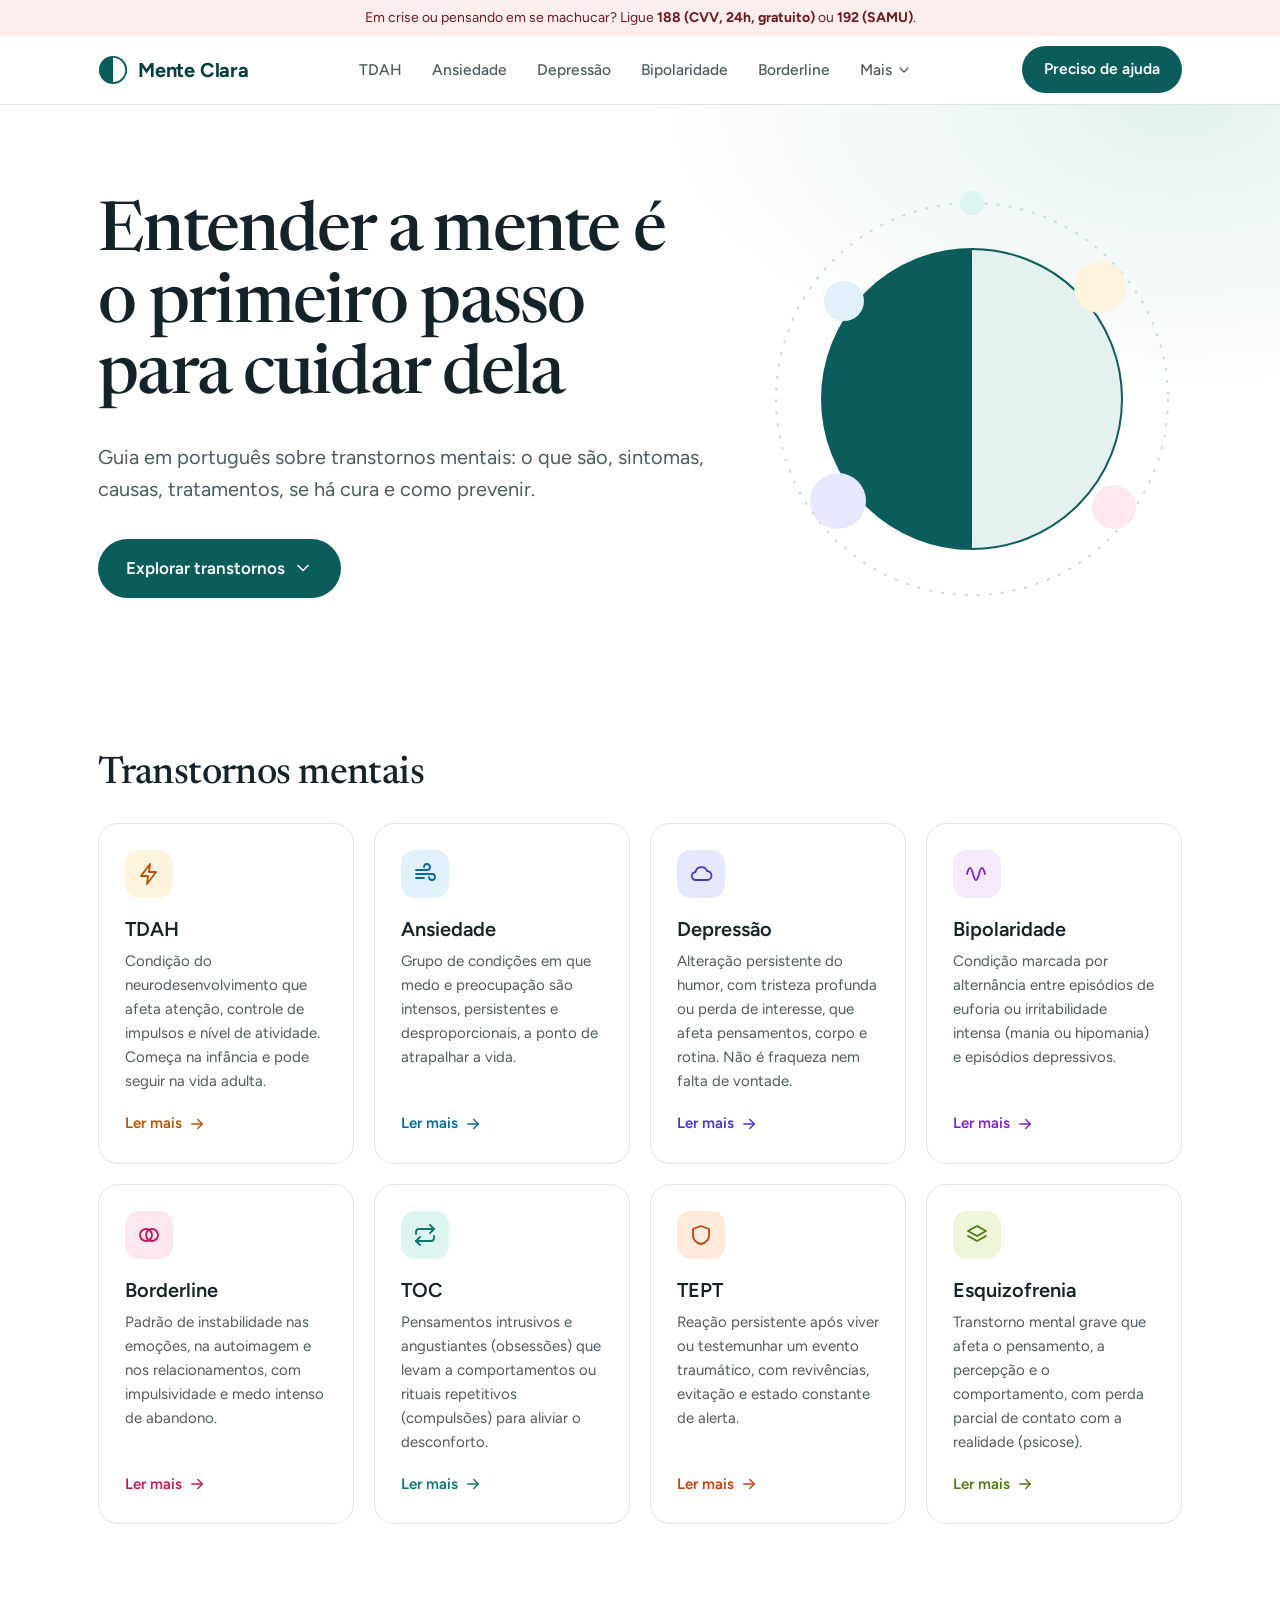
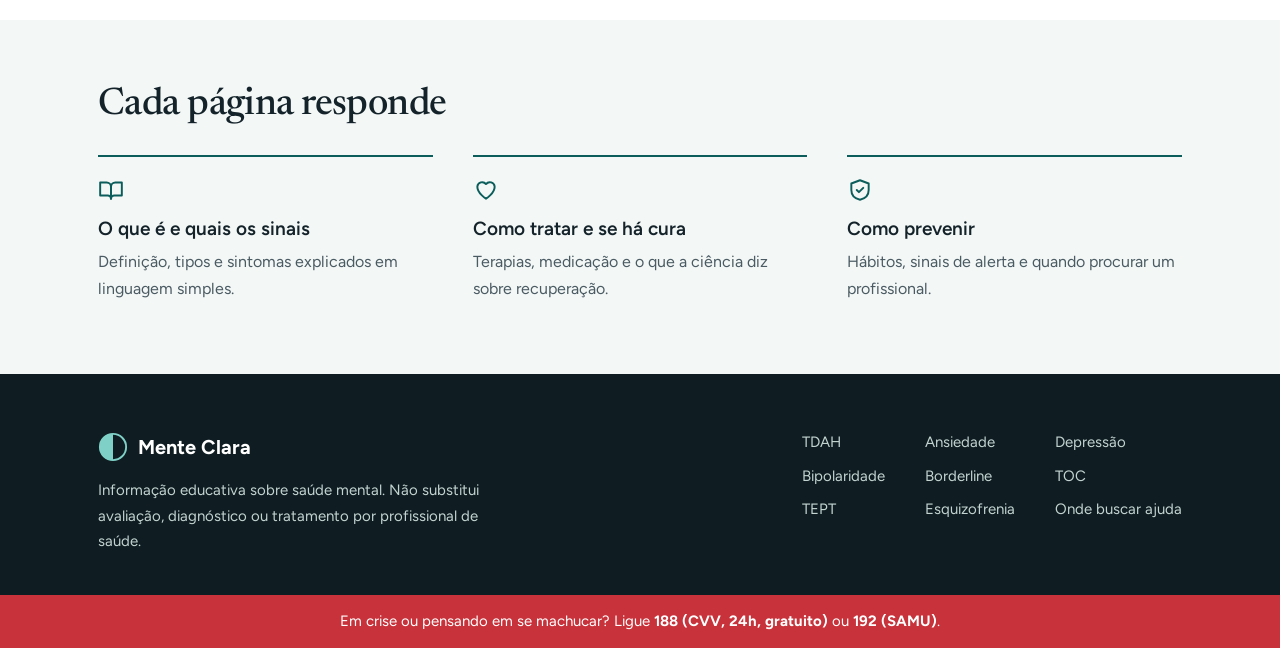
<file: index.html>
<!DOCTYPE html><html lang="pt-BR"><head><meta charset="utf-8"><meta name="viewport" content="width=device-width,initial-scale=1"><title>Saúde mental: transtornos, tratamento e prevenção | Mente Clara</title><meta name="description" content="Guia completo sobre transtornos mentais."><link rel="preconnect" href="https://fonts.googleapis.com"><link rel="preconnect" href="https://fonts.gstatic.com" crossorigin><link href="https://fonts.googleapis.com/css2?family=Figtree:wght@400;500;600;700&family=Newsreader:opsz,wght@6..72,400;6..72,500;6..72,600&display=swap" rel="stylesheet"><link rel="stylesheet" href="style.css"></head><body><div class="strip">Em crise ou pensando em se machucar? Ligue <b>188 (CVV, 24h, gratuito)</b> ou <b>192 (SAMU)</b>.</div><header class="top"><div class="bar"><a class="logo" href="index.html"><svg class="mark" width="30" height="30" viewBox="0 0 32 32" aria-hidden="true"><circle cx="16" cy="16" r="14" fill="none" stroke="currentColor" stroke-width="2"/><path d="M16 2a14 14 0 0 0 0 28z" fill="currentColor"/></svg><span>Mente Clara</span></a><nav class="links" id="menu"><a href="tdah.html">TDAH</a><a href="ansiedade.html">Ansiedade</a><a href="depressao.html">Depressão</a><a href="bipolaridade.html">Bipolaridade</a><a href="borderline.html">Borderline</a><div class="more"><button type="button" aria-haspopup="true">Mais <svg class="i" width="16" height="16" viewBox="0 0 24 24" fill="none" stroke="currentColor" stroke-width="1.8" stroke-linecap="round" stroke-linejoin="round" aria-hidden="true"><path d="M6 9l6 6 6-6"/></svg></button><div class="drop"><a href="toc.html">TOC</a><a href="tept.html">TEPT</a><a href="esquizofrenia.html">Esquizofrenia</a></div></div></nav><a class="cta" href="ajuda.html">Preciso de ajuda</a><button class="burger" aria-label="Abrir menu" aria-expanded="false" aria-controls="menu" onclick="var o=document.body.classList.toggle('menu');this.setAttribute('aria-expanded',o)"><svg class="i" width="26" height="26" viewBox="0 0 24 24" fill="none" stroke="currentColor" stroke-width="1.8" stroke-linecap="round" stroke-linejoin="round" aria-hidden="true"><path d="M4 7h16M4 12h16M4 17h16"/></svg><svg class="i" width="26" height="26" viewBox="0 0 24 24" fill="none" stroke="currentColor" stroke-width="1.8" stroke-linecap="round" stroke-linejoin="round" aria-hidden="true"><path d="M6 6l12 12M18 6 6 18"/></svg></button></div></header><main><div class="hero big"><div class="wrap herorow"><div><h1>Entender a mente é o primeiro passo para cuidar dela</h1><p class="lead">Guia em português sobre transtornos mentais: o que são, sintomas, causas, tratamentos, se há cura e como prevenir.</p><a class="cta lg" href="#transtornos">Explorar transtornos <svg class="i" width="20" height="20" viewBox="0 0 24 24" fill="none" stroke="currentColor" stroke-width="1.8" stroke-linecap="round" stroke-linejoin="round" aria-hidden="true"><path d="M6 9l6 6 6-6"/></svg></a></div><svg class="art" viewBox="0 0 420 420" aria-hidden="true"><circle cx="210" cy="210" r="196" fill="none" stroke="#c9dcd8" stroke-dasharray="3 9" stroke-width="2"/><circle cx="210" cy="210" r="150" fill="#e4f1ee"/><path d="M210 60a150 150 0 0 0 0 300z" fill="#0b5d5b"/><circle cx="210" cy="210" r="150" fill="none" stroke="#0b5d5b" stroke-width="2"/><circle cx="338" cy="98" r="26" fill="#fef3dc"/><circle cx="82" cy="112" r="20" fill="#e1f1fb"/><circle cx="352" cy="318" r="22" fill="#fde8f1"/><circle cx="76" cy="312" r="28" fill="#e6e8fd"/><circle cx="210" cy="14" r="12" fill="#dcf5f0"/></svg></div></div><div class="wrap"><section id="transtornos" class="grid-sec"><h2>Transtornos mentais</h2><div class="grid"><a class="card" style="--c:#b45309;--cb:#fef3dc" href="tdah.html"><span class="cico"><svg class="i" width="24" height="24" viewBox="0 0 24 24" fill="none" stroke="currentColor" stroke-width="1.8" stroke-linecap="round" stroke-linejoin="round" aria-hidden="true"><path d="M13 2 4 14h7l-1 8 9-12h-7z"/></svg></span><h3>TDAH</h3><p>Condição do neurodesenvolvimento que afeta atenção, controle de impulsos e nível de atividade. Começa na infância e pode seguir na vida adulta.</p><span class="more-l">Ler mais <svg class="i" width="18" height="18" viewBox="0 0 24 24" fill="none" stroke="currentColor" stroke-width="1.8" stroke-linecap="round" stroke-linejoin="round" aria-hidden="true"><path d="M5 12h14"/><path d="M13 6l6 6-6 6"/></svg></span></a><a class="card" style="--c:#0369a1;--cb:#e1f1fb" href="ansiedade.html"><span class="cico"><svg class="i" width="24" height="24" viewBox="0 0 24 24" fill="none" stroke="currentColor" stroke-width="1.8" stroke-linecap="round" stroke-linejoin="round" aria-hidden="true"><path d="M3 8h11a3 3 0 1 0-3-3"/><path d="M3 12h16a3 3 0 1 1-3 3"/><path d="M3 16h8"/></svg></span><h3>Ansiedade</h3><p>Grupo de condições em que medo e preocupação são intensos, persistentes e desproporcionais, a ponto de atrapalhar a vida.</p><span class="more-l">Ler mais <svg class="i" width="18" height="18" viewBox="0 0 24 24" fill="none" stroke="currentColor" stroke-width="1.8" stroke-linecap="round" stroke-linejoin="round" aria-hidden="true"><path d="M5 12h14"/><path d="M13 6l6 6-6 6"/></svg></span></a><a class="card" style="--c:#4338ca;--cb:#e6e8fd" href="depressao.html"><span class="cico"><svg class="i" width="24" height="24" viewBox="0 0 24 24" fill="none" stroke="currentColor" stroke-width="1.8" stroke-linecap="round" stroke-linejoin="round" aria-hidden="true"><path d="M7 18a4 4 0 0 1-.5-8A6 6 0 0 1 18 9a4.5 4.5 0 0 1 0 9z"/></svg></span><h3>Depressão</h3><p>Alteração persistente do humor, com tristeza profunda ou perda de interesse, que afeta pensamentos, corpo e rotina. Não é fraqueza nem falta de vontade.</p><span class="more-l">Ler mais <svg class="i" width="18" height="18" viewBox="0 0 24 24" fill="none" stroke="currentColor" stroke-width="1.8" stroke-linecap="round" stroke-linejoin="round" aria-hidden="true"><path d="M5 12h14"/><path d="M13 6l6 6-6 6"/></svg></span></a><a class="card" style="--c:#7e22ce;--cb:#f4e9fd" href="bipolaridade.html"><span class="cico"><svg class="i" width="24" height="24" viewBox="0 0 24 24" fill="none" stroke="currentColor" stroke-width="1.8" stroke-linecap="round" stroke-linejoin="round" aria-hidden="true"><path d="M2 12c2-8 4-8 6 0s4 8 6 0 4-8 6 0"/></svg></span><h3>Bipolaridade</h3><p>Condição marcada por alternância entre episódios de euforia ou irritabilidade intensa (mania ou hipomania) e episódios depressivos.</p><span class="more-l">Ler mais <svg class="i" width="18" height="18" viewBox="0 0 24 24" fill="none" stroke="currentColor" stroke-width="1.8" stroke-linecap="round" stroke-linejoin="round" aria-hidden="true"><path d="M5 12h14"/><path d="M13 6l6 6-6 6"/></svg></span></a><a class="card" style="--c:#be185d;--cb:#fde8f1" href="borderline.html"><span class="cico"><svg class="i" width="24" height="24" viewBox="0 0 24 24" fill="none" stroke="currentColor" stroke-width="1.8" stroke-linecap="round" stroke-linejoin="round" aria-hidden="true"><circle cx="9" cy="12" r="6"/><circle cx="15" cy="12" r="6"/></svg></span><h3>Borderline</h3><p>Padrão de instabilidade nas emoções, na autoimagem e nos relacionamentos, com impulsividade e medo intenso de abandono.</p><span class="more-l">Ler mais <svg class="i" width="18" height="18" viewBox="0 0 24 24" fill="none" stroke="currentColor" stroke-width="1.8" stroke-linecap="round" stroke-linejoin="round" aria-hidden="true"><path d="M5 12h14"/><path d="M13 6l6 6-6 6"/></svg></span></a><a class="card" style="--c:#0f766e;--cb:#dcf5f0" href="toc.html"><span class="cico"><svg class="i" width="24" height="24" viewBox="0 0 24 24" fill="none" stroke="currentColor" stroke-width="1.8" stroke-linecap="round" stroke-linejoin="round" aria-hidden="true"><path d="M17 2l4 4-4 4"/><path d="M3 11V9a3 3 0 0 1 3-3h15"/><path d="M7 22l-4-4 4-4"/><path d="M21 13v2a3 3 0 0 1-3 3H3"/></svg></span><h3>TOC</h3><p>Pensamentos intrusivos e angustiantes (obsessões) que levam a comportamentos ou rituais repetitivos (compulsões) para aliviar o desconforto.</p><span class="more-l">Ler mais <svg class="i" width="18" height="18" viewBox="0 0 24 24" fill="none" stroke="currentColor" stroke-width="1.8" stroke-linecap="round" stroke-linejoin="round" aria-hidden="true"><path d="M5 12h14"/><path d="M13 6l6 6-6 6"/></svg></span></a><a class="card" style="--c:#c2410c;--cb:#ffeadb" href="tept.html"><span class="cico"><svg class="i" width="24" height="24" viewBox="0 0 24 24" fill="none" stroke="currentColor" stroke-width="1.8" stroke-linecap="round" stroke-linejoin="round" aria-hidden="true"><path d="M12 3l8 3v6c0 5-3.5 8-8 9-4.5-1-8-4-8-9V6z"/></svg></span><h3>TEPT</h3><p>Reação persistente após viver ou testemunhar um evento traumático, com revivências, evitação e estado constante de alerta.</p><span class="more-l">Ler mais <svg class="i" width="18" height="18" viewBox="0 0 24 24" fill="none" stroke="currentColor" stroke-width="1.8" stroke-linecap="round" stroke-linejoin="round" aria-hidden="true"><path d="M5 12h14"/><path d="M13 6l6 6-6 6"/></svg></span></a><a class="card" style="--c:#4d7c0f;--cb:#edf6d8" href="esquizofrenia.html"><span class="cico"><svg class="i" width="24" height="24" viewBox="0 0 24 24" fill="none" stroke="currentColor" stroke-width="1.8" stroke-linecap="round" stroke-linejoin="round" aria-hidden="true"><path d="M12 3l9 5-9 5-9-5z"/><path d="M3 13l9 5 9-5"/></svg></span><h3>Esquizofrenia</h3><p>Transtorno mental grave que afeta o pensamento, a percepção e o comportamento, com perda parcial de contato com a realidade (psicose).</p><span class="more-l">Ler mais <svg class="i" width="18" height="18" viewBox="0 0 24 24" fill="none" stroke="currentColor" stroke-width="1.8" stroke-linecap="round" stroke-linejoin="round" aria-hidden="true"><path d="M5 12h14"/><path d="M13 6l6 6-6 6"/></svg></span></a></div></section></div><section class="band"><div class="wrap"><h2>Cada página responde</h2><div class="grid three"><div class="mini"><svg class="i" width="26" height="26" viewBox="0 0 24 24" fill="none" stroke="currentColor" stroke-width="1.8" stroke-linecap="round" stroke-linejoin="round" aria-hidden="true"><path d="M2 5h6a4 4 0 0 1 4 4v11a3 3 0 0 0-3-3H2z"/><path d="M22 5h-6a4 4 0 0 0-4 4v11a3 3 0 0 1 3-3h7z"/></svg><h3>O que é e quais os sinais</h3><p>Definição, tipos e sintomas explicados em linguagem simples.</p></div><div class="mini"><svg class="i" width="26" height="26" viewBox="0 0 24 24" fill="none" stroke="currentColor" stroke-width="1.8" stroke-linecap="round" stroke-linejoin="round" aria-hidden="true"><path d="M12 20s-8-5-8-11a4.5 4.5 0 0 1 8-2.5A4.5 4.5 0 0 1 20 9c0 6-8 11-8 11z"/></svg><h3>Como tratar e se há cura</h3><p>Terapias, medicação e o que a ciência diz sobre recuperação.</p></div><div class="mini"><svg class="i" width="26" height="26" viewBox="0 0 24 24" fill="none" stroke="currentColor" stroke-width="1.8" stroke-linecap="round" stroke-linejoin="round" aria-hidden="true"><path d="M12 3l8 3v6c0 5-3.5 8-8 9-4.5-1-8-4-8-9V6z"/><path d="M9 12l2 2 4-4"/></svg><h3>Como prevenir</h3><p>Hábitos, sinais de alerta e quando procurar um profissional.</p></div></div></div></section></main><footer><div class="wrap fgrid"><div class="fbrand"><strong><svg class="mark" width="30" height="30" viewBox="0 0 32 32" aria-hidden="true"><circle cx="16" cy="16" r="14" fill="none" stroke="currentColor" stroke-width="2"/><path d="M16 2a14 14 0 0 0 0 28z" fill="currentColor"/></svg><span>Mente Clara</span></strong><p>Informação educativa sobre saúde mental. Não substitui avaliação, diagnóstico ou tratamento por profissional de saúde.</p></div><div class="fl"><a href="tdah.html">TDAH</a><a href="ansiedade.html">Ansiedade</a><a href="depressao.html">Depressão</a><a href="bipolaridade.html">Bipolaridade</a><a href="borderline.html">Borderline</a><a href="toc.html">TOC</a><a href="tept.html">TEPT</a><a href="esquizofrenia.html">Esquizofrenia</a><a href="ajuda.html">Onde buscar ajuda</a></div></div><div class="sos">Em crise ou pensando em se machucar? Ligue <b>188 (CVV, 24h, gratuito)</b> ou <b>192 (SAMU)</b>.</div></footer><script>(function(){var l=document.querySelectorAll(".toc a");if(!l.length||!("IntersectionObserver"in window))return;var m={};l.forEach(function(a){m[a.getAttribute("href").slice(1)]=a});var o=new IntersectionObserver(function(e){e.forEach(function(x){if(x.isIntersecting){l.forEach(function(a){a.classList.remove("active")});m[x.target.id].classList.add("active")}})},{rootMargin:"-15% 0px -75% 0px"});document.querySelectorAll("article section[id]").forEach(function(s){o.observe(s)})})();</script></body></html>
</file>
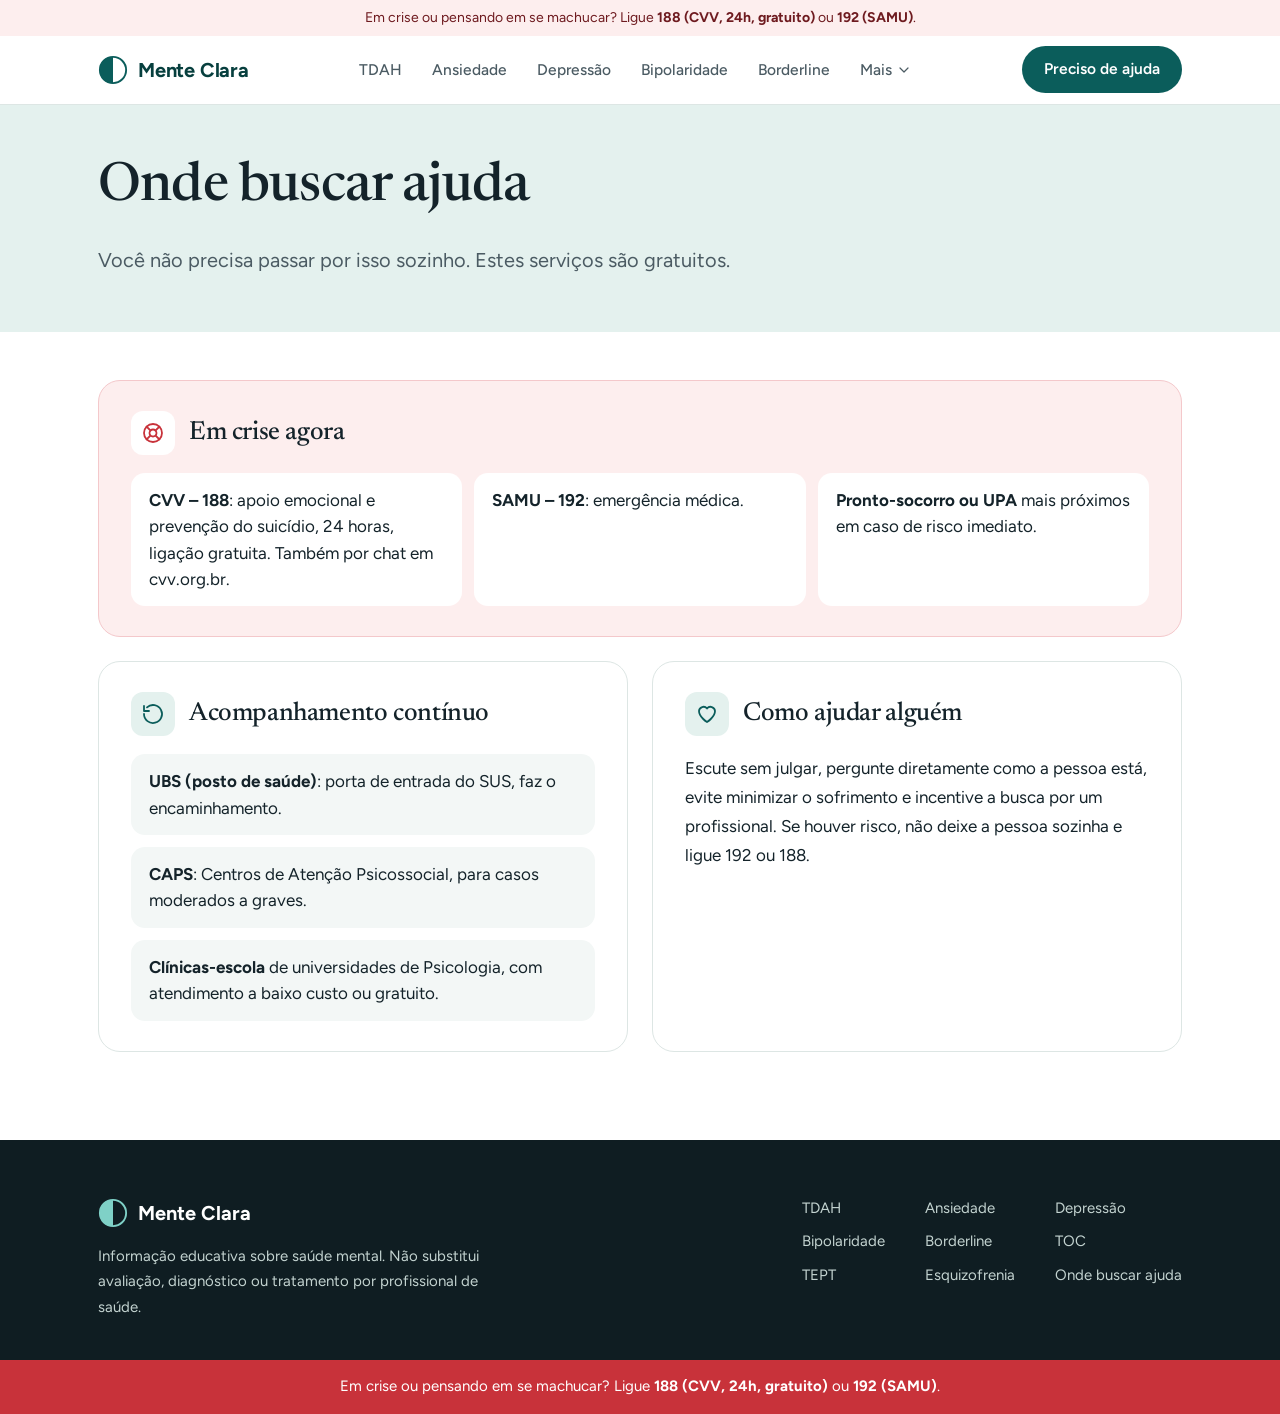
<file: ajuda.html>
<!DOCTYPE html><html lang="pt-BR"><head><meta charset="utf-8"><meta name="viewport" content="width=device-width,initial-scale=1"><title>Onde buscar ajuda | Mente Clara</title><meta name="description" content="Serviços gratuitos de saúde mental no Brasil."><link rel="preconnect" href="https://fonts.googleapis.com"><link rel="preconnect" href="https://fonts.gstatic.com" crossorigin><link href="https://fonts.googleapis.com/css2?family=Figtree:wght@400;500;600;700&family=Newsreader:opsz,wght@6..72,400;6..72,500;6..72,600&display=swap" rel="stylesheet"><link rel="stylesheet" href="style.css"></head><body><div class="strip">Em crise ou pensando em se machucar? Ligue <b>188 (CVV, 24h, gratuito)</b> ou <b>192 (SAMU)</b>.</div><header class="top"><div class="bar"><a class="logo" href="index.html"><svg class="mark" width="30" height="30" viewBox="0 0 32 32" aria-hidden="true"><circle cx="16" cy="16" r="14" fill="none" stroke="currentColor" stroke-width="2"/><path d="M16 2a14 14 0 0 0 0 28z" fill="currentColor"/></svg><span>Mente Clara</span></a><nav class="links" id="menu"><a href="tdah.html">TDAH</a><a href="ansiedade.html">Ansiedade</a><a href="depressao.html">Depressão</a><a href="bipolaridade.html">Bipolaridade</a><a href="borderline.html">Borderline</a><div class="more"><button type="button" aria-haspopup="true">Mais <svg class="i" width="16" height="16" viewBox="0 0 24 24" fill="none" stroke="currentColor" stroke-width="1.8" stroke-linecap="round" stroke-linejoin="round" aria-hidden="true"><path d="M6 9l6 6 6-6"/></svg></button><div class="drop"><a href="toc.html">TOC</a><a href="tept.html">TEPT</a><a href="esquizofrenia.html">Esquizofrenia</a></div></div></nav><a class="cta" href="ajuda.html">Preciso de ajuda</a><button class="burger" aria-label="Abrir menu" aria-expanded="false" aria-controls="menu" onclick="var o=document.body.classList.toggle('menu');this.setAttribute('aria-expanded',o)"><svg class="i" width="26" height="26" viewBox="0 0 24 24" fill="none" stroke="currentColor" stroke-width="1.8" stroke-linecap="round" stroke-linejoin="round" aria-hidden="true"><path d="M4 7h16M4 12h16M4 17h16"/></svg><svg class="i" width="26" height="26" viewBox="0 0 24 24" fill="none" stroke="currentColor" stroke-width="1.8" stroke-linecap="round" stroke-linejoin="round" aria-hidden="true"><path d="M6 6l12 12M18 6 6 18"/></svg></button></div></header><main><div class="hero"><div class="wrap"><h1>Onde buscar ajuda</h1><p class="lead">Você não precisa passar por isso sozinho. Estes serviços são gratuitos.</p></div></div><div class="wrap helpwrap"><section class="panel crisis"><h2><span class="hico"><svg class="i" width="24" height="24" viewBox="0 0 24 24" fill="none" stroke="currentColor" stroke-width="1.8" stroke-linecap="round" stroke-linejoin="round" aria-hidden="true"><circle cx="12" cy="12" r="9"/><circle cx="12" cy="12" r="3.5"/><path d="M5.6 5.6l3.9 3.9M14.5 14.5l3.9 3.9M18.4 5.6l-3.9 3.9M9.5 14.5l-3.9 3.9"/></svg></span>Em crise agora</h2><ul><li><b>CVV – 188</b>: apoio emocional e prevenção do suicídio, 24 horas, ligação gratuita. Também por chat em cvv.org.br.</li><li><b>SAMU – 192</b>: emergência médica.</li><li><b>Pronto-socorro ou UPA</b> mais próximos em caso de risco imediato.</li></ul></section><div class="two"><section class="panel"><h2><span class="hico"><svg class="i" width="24" height="24" viewBox="0 0 24 24" fill="none" stroke="currentColor" stroke-width="1.8" stroke-linecap="round" stroke-linejoin="round" aria-hidden="true"><path d="M3 12a9 9 0 1 0 3-6.7"/><path d="M3 4v5h5"/></svg></span>Acompanhamento contínuo</h2><ul><li><b>UBS (posto de saúde)</b>: porta de entrada do SUS, faz o encaminhamento.</li><li><b>CAPS</b>: Centros de Atenção Psicossocial, para casos moderados a graves.</li><li><b>Clínicas-escola</b> de universidades de Psicologia, com atendimento a baixo custo ou gratuito.</li></ul></section><section class="panel"><h2><span class="hico"><svg class="i" width="24" height="24" viewBox="0 0 24 24" fill="none" stroke="currentColor" stroke-width="1.8" stroke-linecap="round" stroke-linejoin="round" aria-hidden="true"><path d="M12 20s-8-5-8-11a4.5 4.5 0 0 1 8-2.5A4.5 4.5 0 0 1 20 9c0 6-8 11-8 11z"/></svg></span>Como ajudar alguém</h2><p>Escute sem julgar, pergunte diretamente como a pessoa está, evite minimizar o sofrimento e incentive a busca por um profissional. Se houver risco, não deixe a pessoa sozinha e ligue 192 ou 188.</p></section></div></div></main><footer><div class="wrap fgrid"><div class="fbrand"><strong><svg class="mark" width="30" height="30" viewBox="0 0 32 32" aria-hidden="true"><circle cx="16" cy="16" r="14" fill="none" stroke="currentColor" stroke-width="2"/><path d="M16 2a14 14 0 0 0 0 28z" fill="currentColor"/></svg><span>Mente Clara</span></strong><p>Informação educativa sobre saúde mental. Não substitui avaliação, diagnóstico ou tratamento por profissional de saúde.</p></div><div class="fl"><a href="tdah.html">TDAH</a><a href="ansiedade.html">Ansiedade</a><a href="depressao.html">Depressão</a><a href="bipolaridade.html">Bipolaridade</a><a href="borderline.html">Borderline</a><a href="toc.html">TOC</a><a href="tept.html">TEPT</a><a href="esquizofrenia.html">Esquizofrenia</a><a href="ajuda.html">Onde buscar ajuda</a></div></div><div class="sos">Em crise ou pensando em se machucar? Ligue <b>188 (CVV, 24h, gratuito)</b> ou <b>192 (SAMU)</b>.</div></footer><script>(function(){var l=document.querySelectorAll(".toc a");if(!l.length||!("IntersectionObserver"in window))return;var m={};l.forEach(function(a){m[a.getAttribute("href").slice(1)]=a});var o=new IntersectionObserver(function(e){e.forEach(function(x){if(x.isIntersecting){l.forEach(function(a){a.classList.remove("active")});m[x.target.id].classList.add("active")}})},{rootMargin:"-15% 0px -75% 0px"});document.querySelectorAll("article section[id]").forEach(function(s){o.observe(s)})})();</script></body></html>
</file>
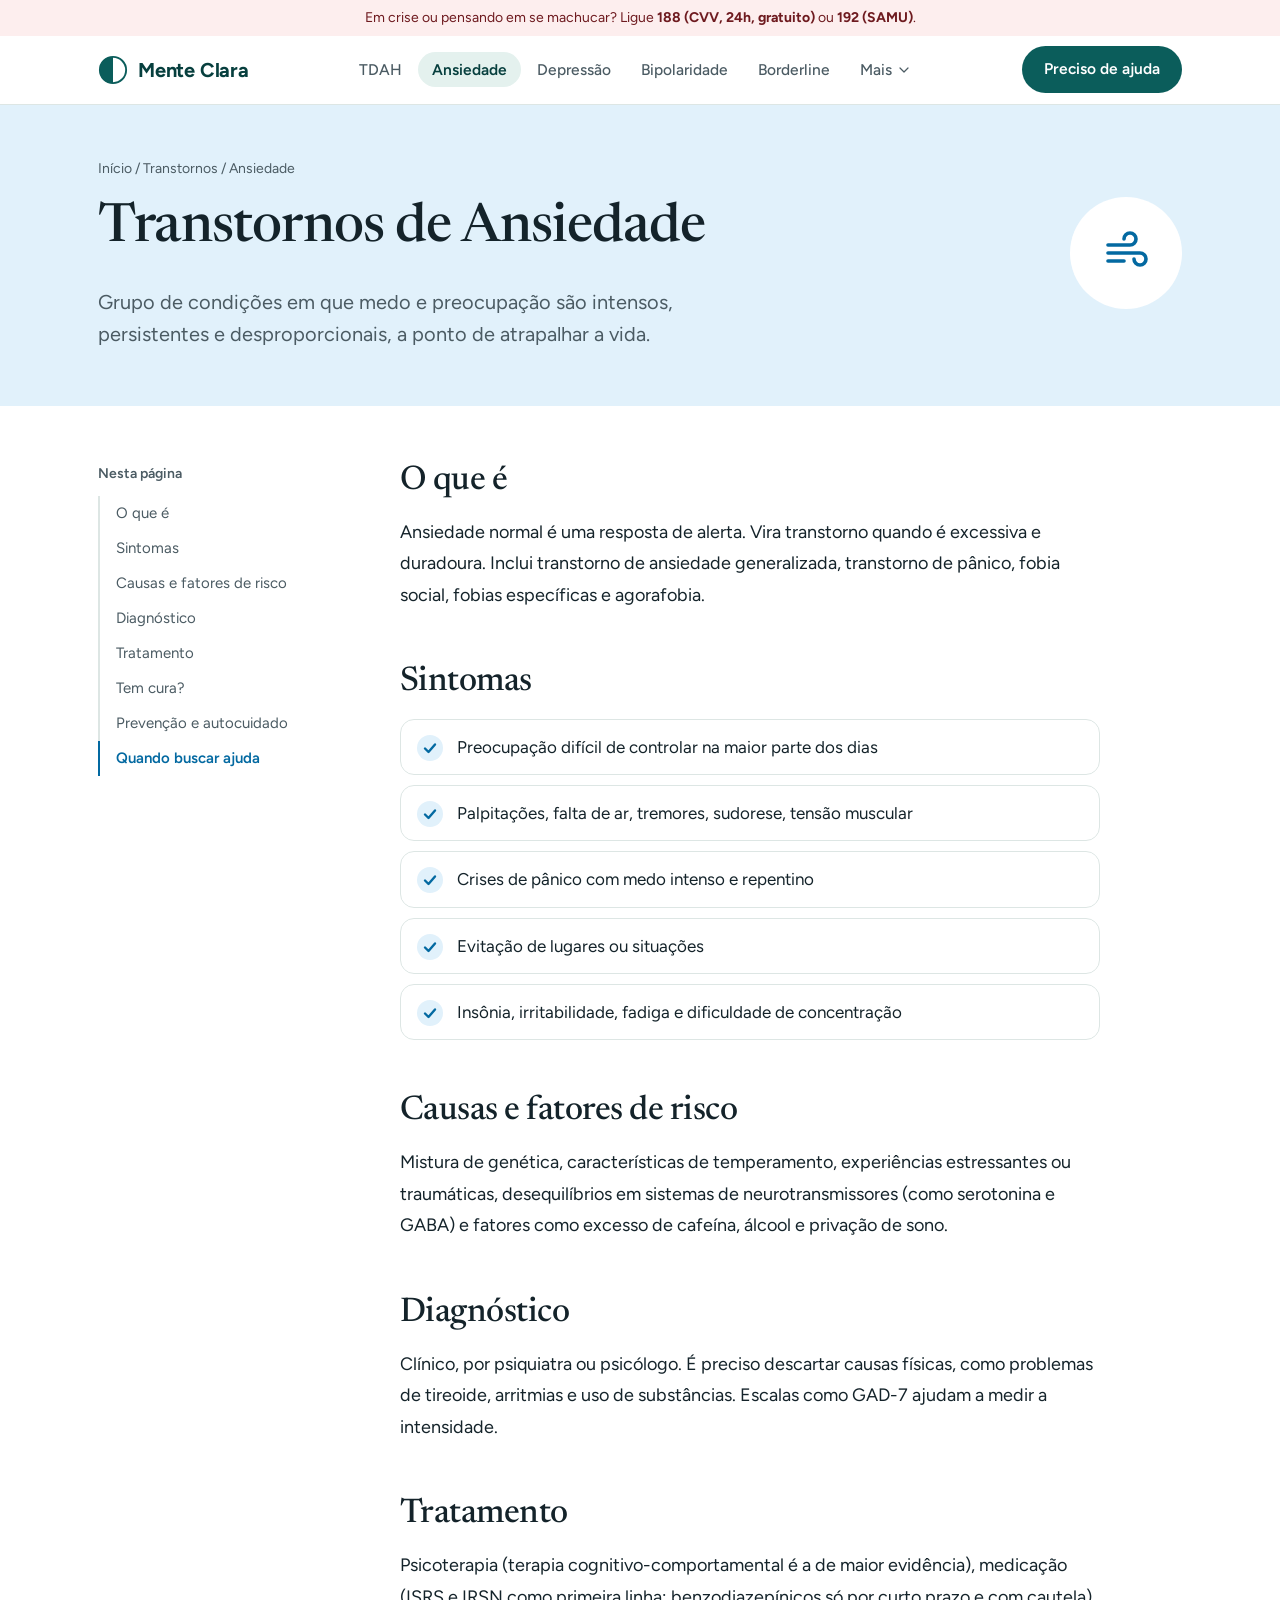
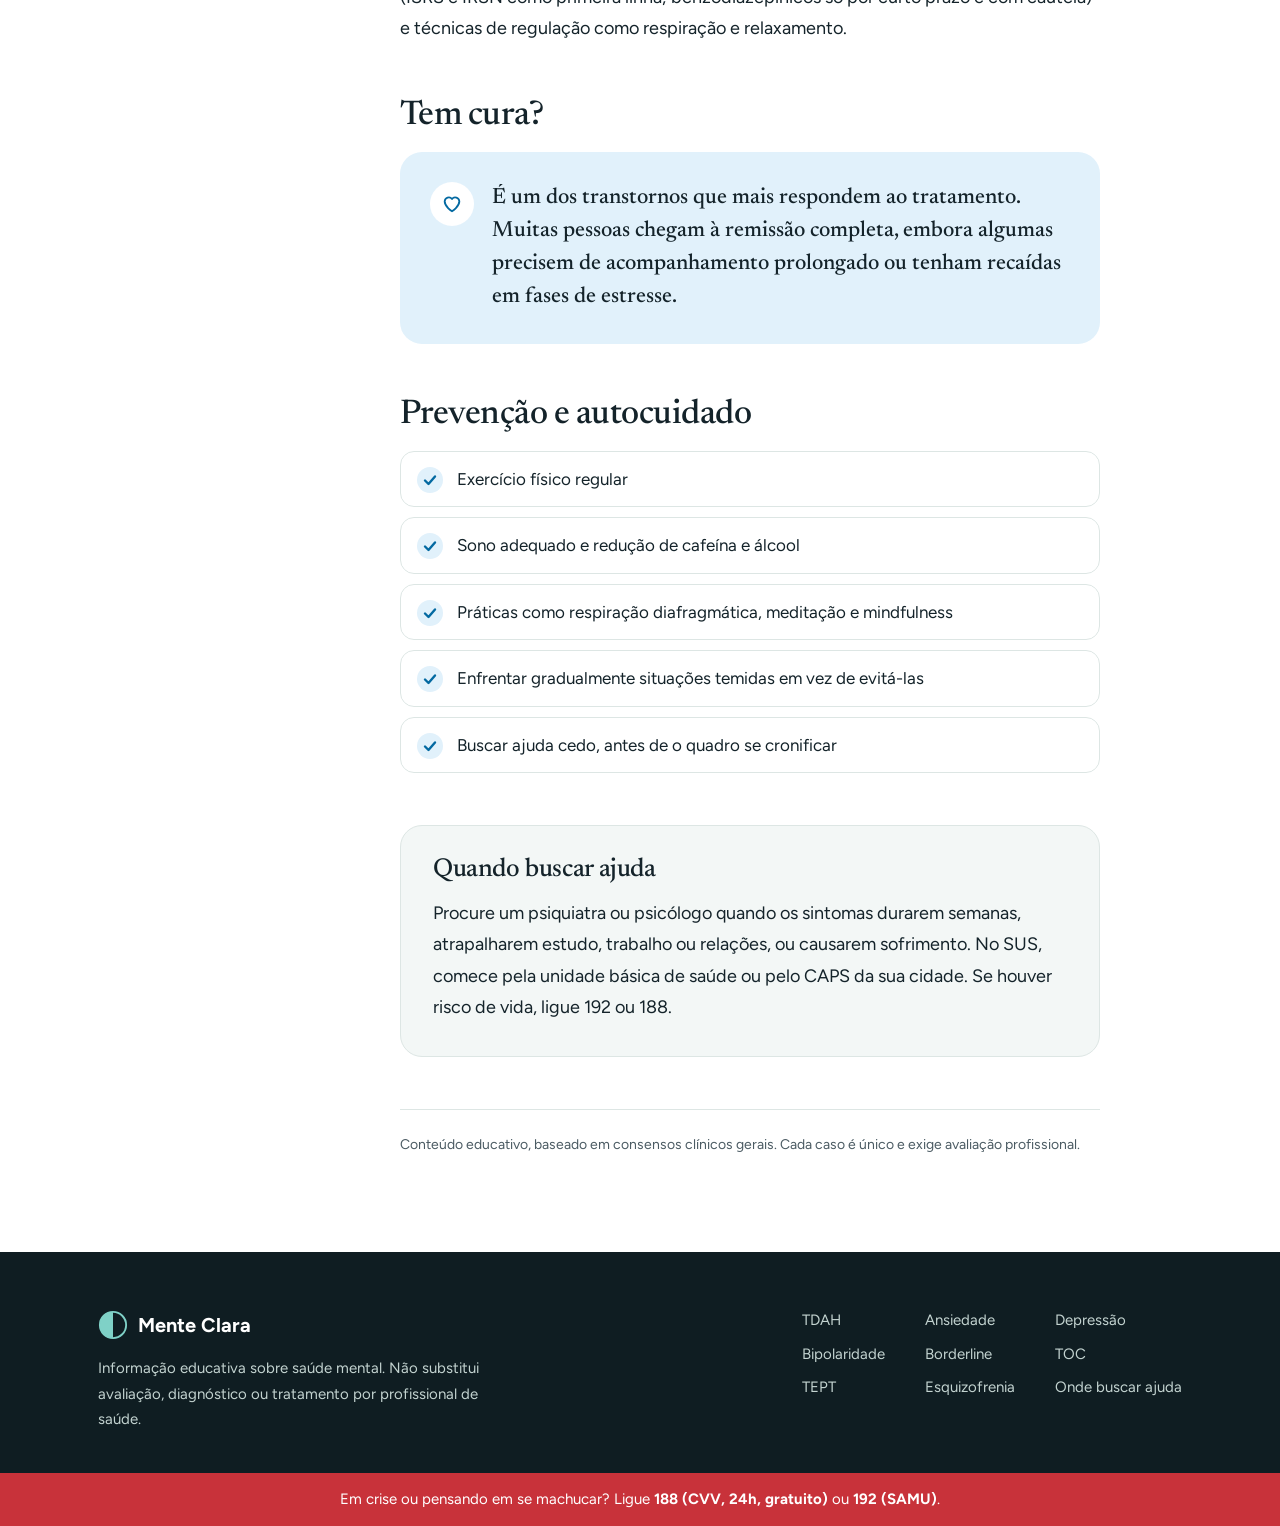
<file: ansiedade.html>
<!DOCTYPE html><html lang="pt-BR"><head><meta charset="utf-8"><meta name="viewport" content="width=device-width,initial-scale=1"><title>Transtornos de Ansiedade | Mente Clara</title><meta name="description" content="Grupo de condições em que medo e preocupação são intensos, persistentes e desproporcionais, a ponto de atrapalhar a vida."><link rel="preconnect" href="https://fonts.googleapis.com"><link rel="preconnect" href="https://fonts.gstatic.com" crossorigin><link href="https://fonts.googleapis.com/css2?family=Figtree:wght@400;500;600;700&family=Newsreader:opsz,wght@6..72,400;6..72,500;6..72,600&display=swap" rel="stylesheet"><link rel="stylesheet" href="style.css"></head><body><div class="strip">Em crise ou pensando em se machucar? Ligue <b>188 (CVV, 24h, gratuito)</b> ou <b>192 (SAMU)</b>.</div><header class="top"><div class="bar"><a class="logo" href="index.html"><svg class="mark" width="30" height="30" viewBox="0 0 32 32" aria-hidden="true"><circle cx="16" cy="16" r="14" fill="none" stroke="currentColor" stroke-width="2"/><path d="M16 2a14 14 0 0 0 0 28z" fill="currentColor"/></svg><span>Mente Clara</span></a><nav class="links" id="menu"><a href="tdah.html">TDAH</a><a href="ansiedade.html" class=on>Ansiedade</a><a href="depressao.html">Depressão</a><a href="bipolaridade.html">Bipolaridade</a><a href="borderline.html">Borderline</a><div class="more"><button type="button" aria-haspopup="true">Mais <svg class="i" width="16" height="16" viewBox="0 0 24 24" fill="none" stroke="currentColor" stroke-width="1.8" stroke-linecap="round" stroke-linejoin="round" aria-hidden="true"><path d="M6 9l6 6 6-6"/></svg></button><div class="drop"><a href="toc.html">TOC</a><a href="tept.html">TEPT</a><a href="esquizofrenia.html">Esquizofrenia</a></div></div></nav><a class="cta" href="ajuda.html">Preciso de ajuda</a><button class="burger" aria-label="Abrir menu" aria-expanded="false" aria-controls="menu" onclick="var o=document.body.classList.toggle('menu');this.setAttribute('aria-expanded',o)"><svg class="i" width="26" height="26" viewBox="0 0 24 24" fill="none" stroke="currentColor" stroke-width="1.8" stroke-linecap="round" stroke-linejoin="round" aria-hidden="true"><path d="M4 7h16M4 12h16M4 17h16"/></svg><svg class="i" width="26" height="26" viewBox="0 0 24 24" fill="none" stroke="currentColor" stroke-width="1.8" stroke-linecap="round" stroke-linejoin="round" aria-hidden="true"><path d="M6 6l12 12M18 6 6 18"/></svg></button></div></header><main style="--c:#0369a1;--cb:#e1f1fb"><div class="hero"><div class="wrap herorow"><div><p class="crumb"><a href="index.html">Início</a> / Transtornos / Ansiedade</p><h1>Transtornos de Ansiedade</h1><p class="lead">Grupo de condições em que medo e preocupação são intensos, persistentes e desproporcionais, a ponto de atrapalhar a vida.</p></div><div class="bubble"><svg class="i" width="44" height="44" viewBox="0 0 24 24" fill="none" stroke="currentColor" stroke-width="1.8" stroke-linecap="round" stroke-linejoin="round" aria-hidden="true"><path d="M3 8h11a3 3 0 1 0-3-3"/><path d="M3 12h16a3 3 0 1 1-3 3"/><path d="M3 16h8"/></svg></div></div></div><div class="wrap doc"><aside class="toc"><strong>Nesta página</strong><a href="#o">O que é</a><a href="#s">Sintomas</a><a href="#c">Causas e fatores de risco</a><a href="#d">Diagnóstico</a><a href="#t">Tratamento</a><a href="#u">Tem cura?</a><a href="#p">Prevenção e autocuidado</a><a href="#h">Quando buscar ajuda</a></aside><article><section id="o"><h2>O que é</h2><p>Ansiedade normal é uma resposta de alerta. Vira transtorno quando é excessiva e duradoura. Inclui transtorno de ansiedade generalizada, transtorno de pânico, fobia social, fobias específicas e agorafobia.</p></section><section id="s"><h2>Sintomas</h2><ul><li>Preocupação difícil de controlar na maior parte dos dias</li><li>Palpitações, falta de ar, tremores, sudorese, tensão muscular</li><li>Crises de pânico com medo intenso e repentino</li><li>Evitação de lugares ou situações</li><li>Insônia, irritabilidade, fadiga e dificuldade de concentração</li></ul></section><section id="c"><h2>Causas e fatores de risco</h2><p>Mistura de genética, características de temperamento, experiências estressantes ou traumáticas, desequilíbrios em sistemas de neurotransmissores (como serotonina e GABA) e fatores como excesso de cafeína, álcool e privação de sono.</p></section><section id="d"><h2>Diagnóstico</h2><p>Clínico, por psiquiatra ou psicólogo. É preciso descartar causas físicas, como problemas de tireoide, arritmias e uso de substâncias. Escalas como GAD-7 ajudam a medir a intensidade.</p></section><section id="t"><h2>Tratamento</h2><p>Psicoterapia (terapia cognitivo-comportamental é a de maior evidência), medicação (ISRS e IRSN como primeira linha; benzodiazepínicos só por curto prazo e com cautela) e técnicas de regulação como respiração e relaxamento.</p></section><section id="u"><h2>Tem cura?</h2><p class="callout">É um dos transtornos que mais respondem ao tratamento. Muitas pessoas chegam à remissão completa, embora algumas precisem de acompanhamento prolongado ou tenham recaídas em fases de estresse.</p></section><section id="p"><h2>Prevenção e autocuidado</h2><ul><li>Exercício físico regular</li><li>Sono adequado e redução de cafeína e álcool</li><li>Práticas como respiração diafragmática, meditação e mindfulness</li><li>Enfrentar gradualmente situações temidas em vez de evitá-las</li><li>Buscar ajuda cedo, antes de o quadro se cronificar</li></ul></section><section id="h" class=help><h2>Quando buscar ajuda</h2><p>Procure um psiquiatra ou psicólogo quando os sintomas durarem semanas, atrapalharem estudo, trabalho ou relações, ou causarem sofrimento. No SUS, comece pela unidade básica de saúde ou pelo CAPS da sua cidade. Se houver risco de vida, ligue 192 ou 188.</p></section><p class="note">Conteúdo educativo, baseado em consensos clínicos gerais. Cada caso é único e exige avaliação profissional.</p></article></div></main><footer><div class="wrap fgrid"><div class="fbrand"><strong><svg class="mark" width="30" height="30" viewBox="0 0 32 32" aria-hidden="true"><circle cx="16" cy="16" r="14" fill="none" stroke="currentColor" stroke-width="2"/><path d="M16 2a14 14 0 0 0 0 28z" fill="currentColor"/></svg><span>Mente Clara</span></strong><p>Informação educativa sobre saúde mental. Não substitui avaliação, diagnóstico ou tratamento por profissional de saúde.</p></div><div class="fl"><a href="tdah.html">TDAH</a><a href="ansiedade.html">Ansiedade</a><a href="depressao.html">Depressão</a><a href="bipolaridade.html">Bipolaridade</a><a href="borderline.html">Borderline</a><a href="toc.html">TOC</a><a href="tept.html">TEPT</a><a href="esquizofrenia.html">Esquizofrenia</a><a href="ajuda.html">Onde buscar ajuda</a></div></div><div class="sos">Em crise ou pensando em se machucar? Ligue <b>188 (CVV, 24h, gratuito)</b> ou <b>192 (SAMU)</b>.</div></footer><script>(function(){var l=document.querySelectorAll(".toc a");if(!l.length||!("IntersectionObserver"in window))return;var m={};l.forEach(function(a){m[a.getAttribute("href").slice(1)]=a});var o=new IntersectionObserver(function(e){e.forEach(function(x){if(x.isIntersecting){l.forEach(function(a){a.classList.remove("active")});m[x.target.id].classList.add("active")}})},{rootMargin:"-15% 0px -75% 0px"});document.querySelectorAll("article section[id]").forEach(function(s){o.observe(s)})})();</script></body></html>
</file>
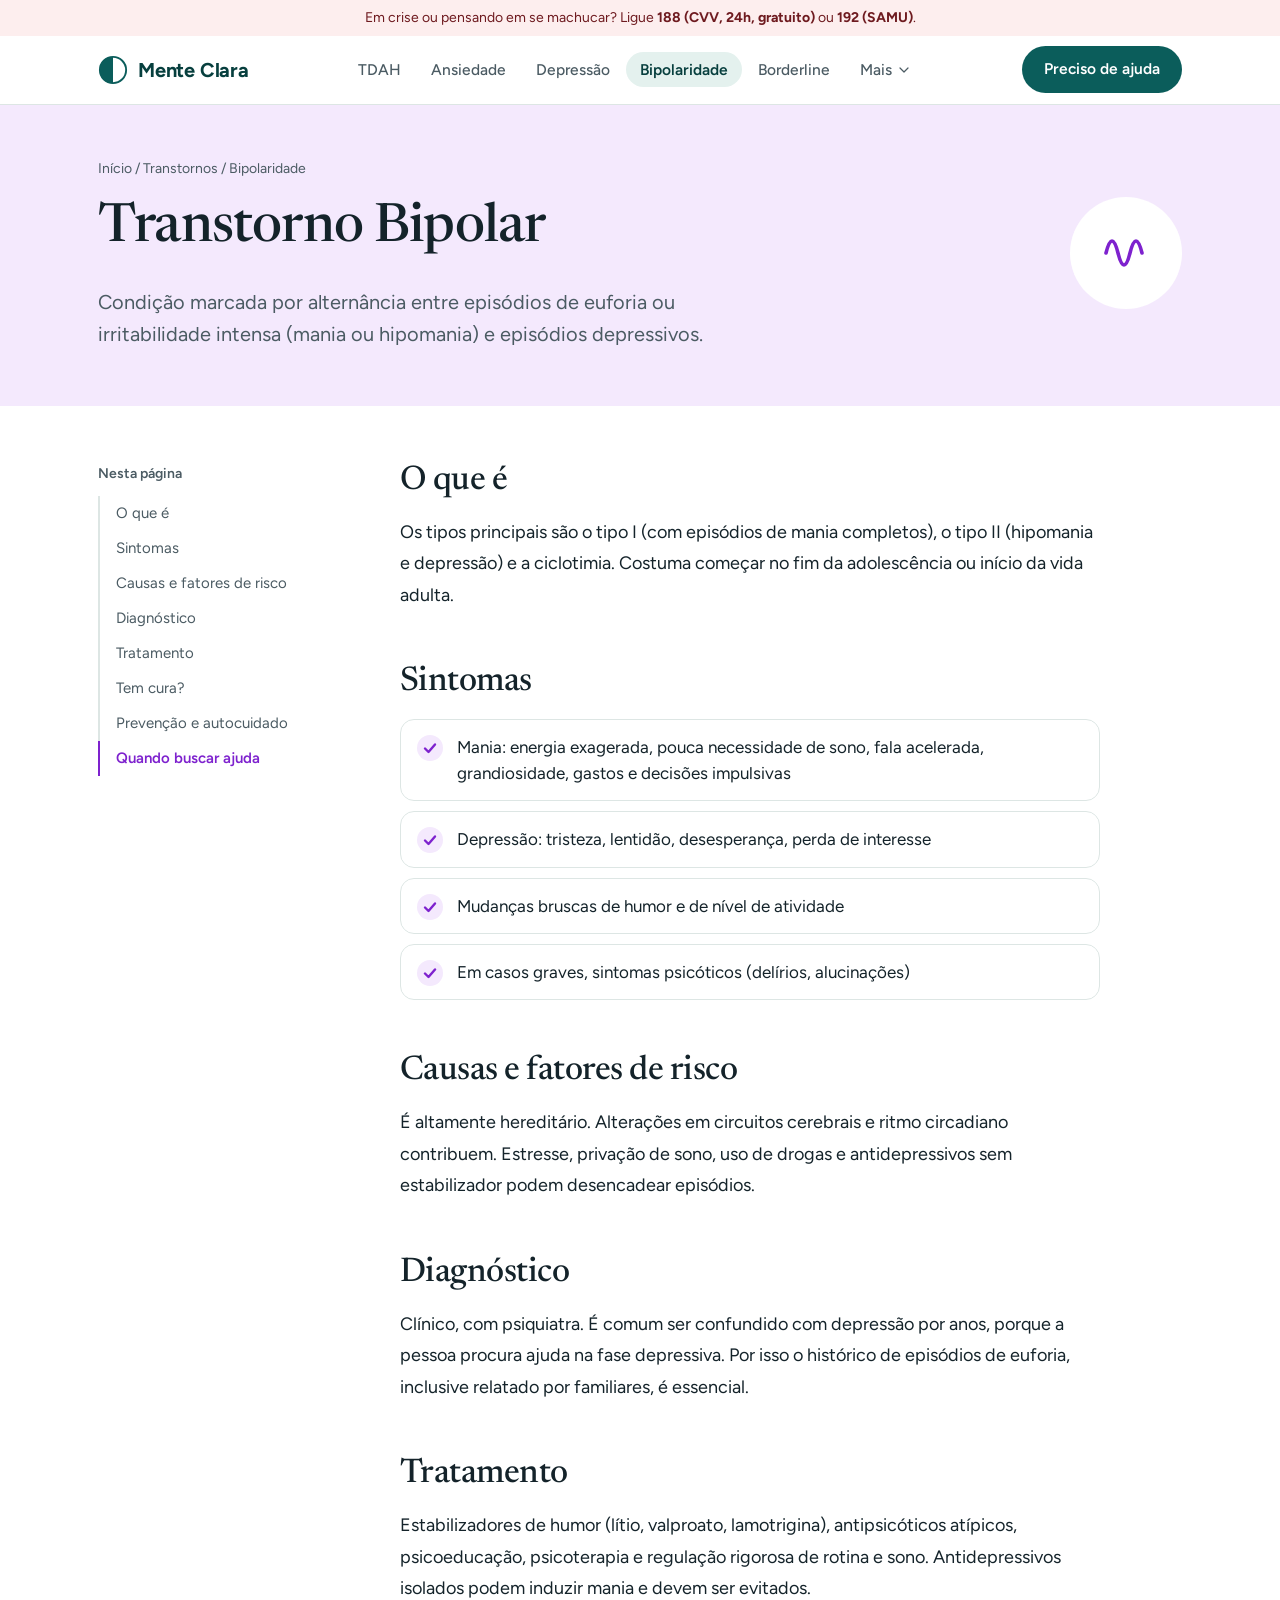
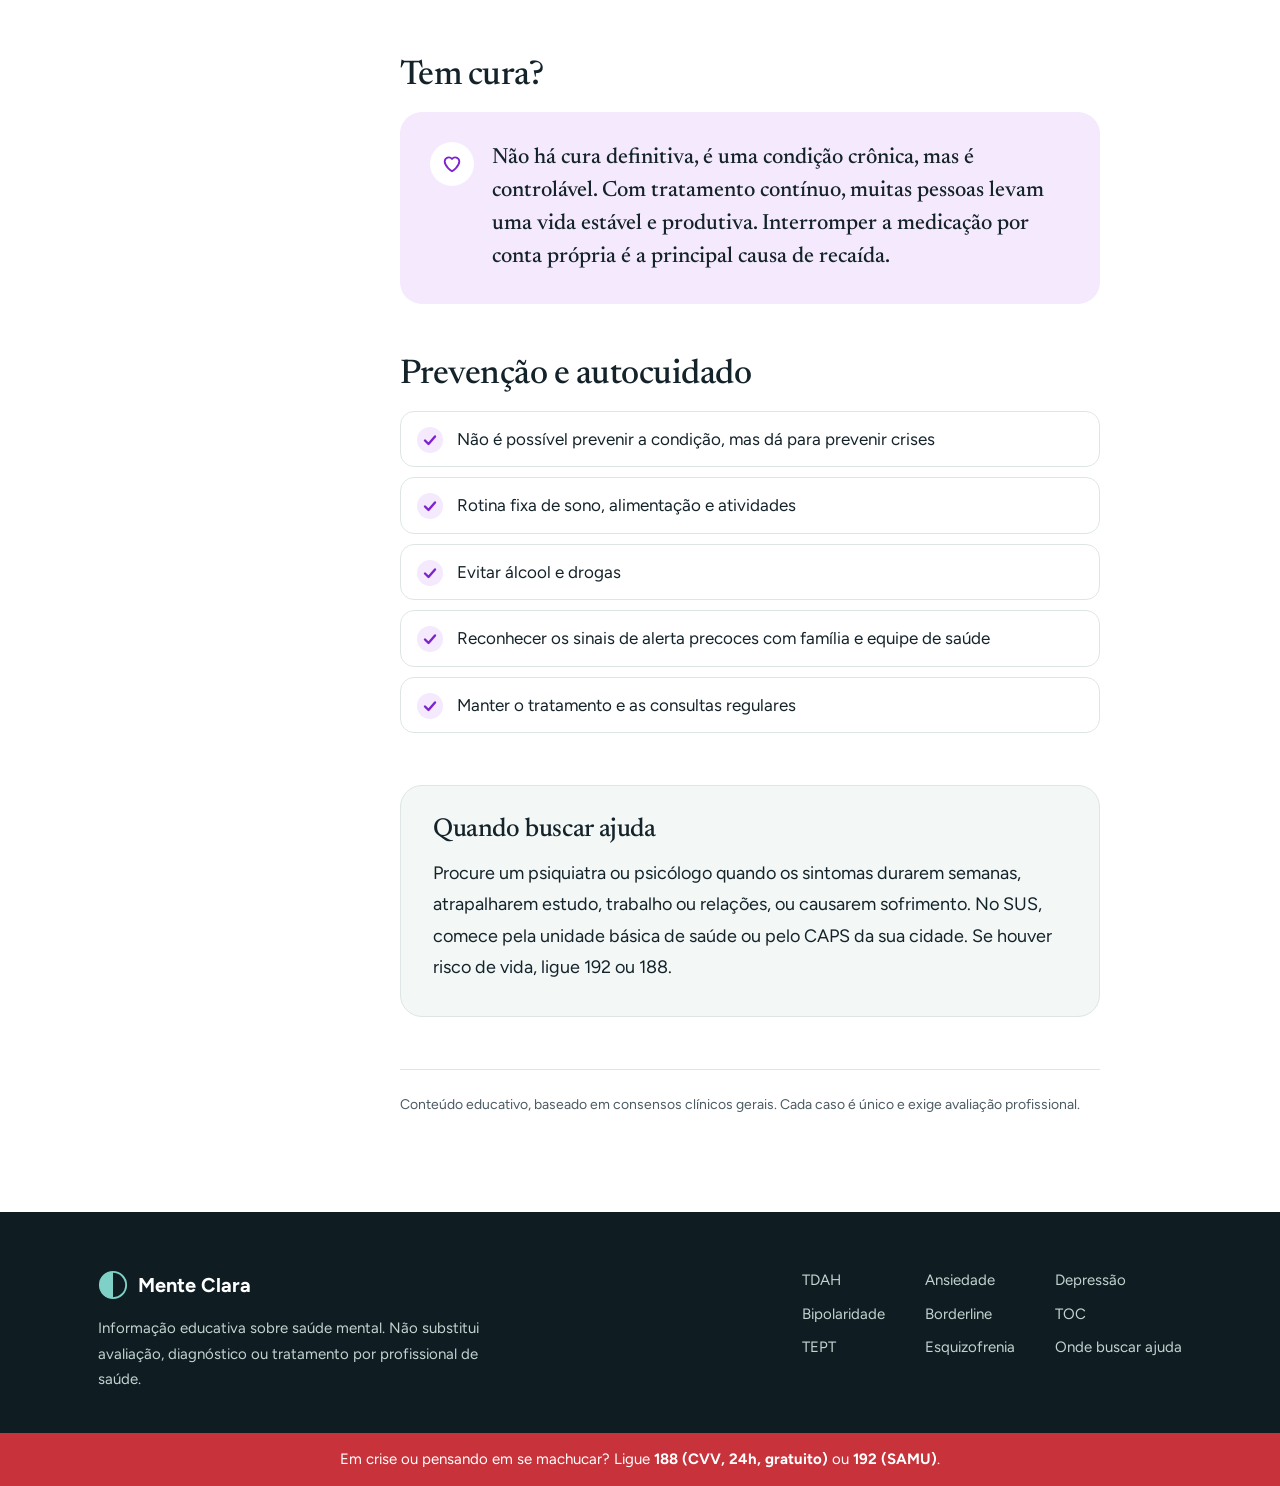
<file: bipolaridade.html>
<!DOCTYPE html><html lang="pt-BR"><head><meta charset="utf-8"><meta name="viewport" content="width=device-width,initial-scale=1"><title>Transtorno Bipolar | Mente Clara</title><meta name="description" content="Condição marcada por alternância entre episódios de euforia ou irritabilidade intensa (mania ou hipomania) e episódios depressivos."><link rel="preconnect" href="https://fonts.googleapis.com"><link rel="preconnect" href="https://fonts.gstatic.com" crossorigin><link href="https://fonts.googleapis.com/css2?family=Figtree:wght@400;500;600;700&family=Newsreader:opsz,wght@6..72,400;6..72,500;6..72,600&display=swap" rel="stylesheet"><link rel="stylesheet" href="style.css"></head><body><div class="strip">Em crise ou pensando em se machucar? Ligue <b>188 (CVV, 24h, gratuito)</b> ou <b>192 (SAMU)</b>.</div><header class="top"><div class="bar"><a class="logo" href="index.html"><svg class="mark" width="30" height="30" viewBox="0 0 32 32" aria-hidden="true"><circle cx="16" cy="16" r="14" fill="none" stroke="currentColor" stroke-width="2"/><path d="M16 2a14 14 0 0 0 0 28z" fill="currentColor"/></svg><span>Mente Clara</span></a><nav class="links" id="menu"><a href="tdah.html">TDAH</a><a href="ansiedade.html">Ansiedade</a><a href="depressao.html">Depressão</a><a href="bipolaridade.html" class=on>Bipolaridade</a><a href="borderline.html">Borderline</a><div class="more"><button type="button" aria-haspopup="true">Mais <svg class="i" width="16" height="16" viewBox="0 0 24 24" fill="none" stroke="currentColor" stroke-width="1.8" stroke-linecap="round" stroke-linejoin="round" aria-hidden="true"><path d="M6 9l6 6 6-6"/></svg></button><div class="drop"><a href="toc.html">TOC</a><a href="tept.html">TEPT</a><a href="esquizofrenia.html">Esquizofrenia</a></div></div></nav><a class="cta" href="ajuda.html">Preciso de ajuda</a><button class="burger" aria-label="Abrir menu" aria-expanded="false" aria-controls="menu" onclick="var o=document.body.classList.toggle('menu');this.setAttribute('aria-expanded',o)"><svg class="i" width="26" height="26" viewBox="0 0 24 24" fill="none" stroke="currentColor" stroke-width="1.8" stroke-linecap="round" stroke-linejoin="round" aria-hidden="true"><path d="M4 7h16M4 12h16M4 17h16"/></svg><svg class="i" width="26" height="26" viewBox="0 0 24 24" fill="none" stroke="currentColor" stroke-width="1.8" stroke-linecap="round" stroke-linejoin="round" aria-hidden="true"><path d="M6 6l12 12M18 6 6 18"/></svg></button></div></header><main style="--c:#7e22ce;--cb:#f4e9fd"><div class="hero"><div class="wrap herorow"><div><p class="crumb"><a href="index.html">Início</a> / Transtornos / Bipolaridade</p><h1>Transtorno Bipolar</h1><p class="lead">Condição marcada por alternância entre episódios de euforia ou irritabilidade intensa (mania ou hipomania) e episódios depressivos.</p></div><div class="bubble"><svg class="i" width="44" height="44" viewBox="0 0 24 24" fill="none" stroke="currentColor" stroke-width="1.8" stroke-linecap="round" stroke-linejoin="round" aria-hidden="true"><path d="M2 12c2-8 4-8 6 0s4 8 6 0 4-8 6 0"/></svg></div></div></div><div class="wrap doc"><aside class="toc"><strong>Nesta página</strong><a href="#o">O que é</a><a href="#s">Sintomas</a><a href="#c">Causas e fatores de risco</a><a href="#d">Diagnóstico</a><a href="#t">Tratamento</a><a href="#u">Tem cura?</a><a href="#p">Prevenção e autocuidado</a><a href="#h">Quando buscar ajuda</a></aside><article><section id="o"><h2>O que é</h2><p>Os tipos principais são o tipo I (com episódios de mania completos), o tipo II (hipomania e depressão) e a ciclotimia. Costuma começar no fim da adolescência ou início da vida adulta.</p></section><section id="s"><h2>Sintomas</h2><ul><li>Mania: energia exagerada, pouca necessidade de sono, fala acelerada, grandiosidade, gastos e decisões impulsivas</li><li>Depressão: tristeza, lentidão, desesperança, perda de interesse</li><li>Mudanças bruscas de humor e de nível de atividade</li><li>Em casos graves, sintomas psicóticos (delírios, alucinações)</li></ul></section><section id="c"><h2>Causas e fatores de risco</h2><p>É altamente hereditário. Alterações em circuitos cerebrais e ritmo circadiano contribuem. Estresse, privação de sono, uso de drogas e antidepressivos sem estabilizador podem desencadear episódios.</p></section><section id="d"><h2>Diagnóstico</h2><p>Clínico, com psiquiatra. É comum ser confundido com depressão por anos, porque a pessoa procura ajuda na fase depressiva. Por isso o histórico de episódios de euforia, inclusive relatado por familiares, é essencial.</p></section><section id="t"><h2>Tratamento</h2><p>Estabilizadores de humor (lítio, valproato, lamotrigina), antipsicóticos atípicos, psicoeducação, psicoterapia e regulação rigorosa de rotina e sono. Antidepressivos isolados podem induzir mania e devem ser evitados.</p></section><section id="u"><h2>Tem cura?</h2><p class="callout">Não há cura definitiva, é uma condição crônica, mas é controlável. Com tratamento contínuo, muitas pessoas levam uma vida estável e produtiva. Interromper a medicação por conta própria é a principal causa de recaída.</p></section><section id="p"><h2>Prevenção e autocuidado</h2><ul><li>Não é possível prevenir a condição, mas dá para prevenir crises</li><li>Rotina fixa de sono, alimentação e atividades</li><li>Evitar álcool e drogas</li><li>Reconhecer os sinais de alerta precoces com família e equipe de saúde</li><li>Manter o tratamento e as consultas regulares</li></ul></section><section id="h" class=help><h2>Quando buscar ajuda</h2><p>Procure um psiquiatra ou psicólogo quando os sintomas durarem semanas, atrapalharem estudo, trabalho ou relações, ou causarem sofrimento. No SUS, comece pela unidade básica de saúde ou pelo CAPS da sua cidade. Se houver risco de vida, ligue 192 ou 188.</p></section><p class="note">Conteúdo educativo, baseado em consensos clínicos gerais. Cada caso é único e exige avaliação profissional.</p></article></div></main><footer><div class="wrap fgrid"><div class="fbrand"><strong><svg class="mark" width="30" height="30" viewBox="0 0 32 32" aria-hidden="true"><circle cx="16" cy="16" r="14" fill="none" stroke="currentColor" stroke-width="2"/><path d="M16 2a14 14 0 0 0 0 28z" fill="currentColor"/></svg><span>Mente Clara</span></strong><p>Informação educativa sobre saúde mental. Não substitui avaliação, diagnóstico ou tratamento por profissional de saúde.</p></div><div class="fl"><a href="tdah.html">TDAH</a><a href="ansiedade.html">Ansiedade</a><a href="depressao.html">Depressão</a><a href="bipolaridade.html">Bipolaridade</a><a href="borderline.html">Borderline</a><a href="toc.html">TOC</a><a href="tept.html">TEPT</a><a href="esquizofrenia.html">Esquizofrenia</a><a href="ajuda.html">Onde buscar ajuda</a></div></div><div class="sos">Em crise ou pensando em se machucar? Ligue <b>188 (CVV, 24h, gratuito)</b> ou <b>192 (SAMU)</b>.</div></footer><script>(function(){var l=document.querySelectorAll(".toc a");if(!l.length||!("IntersectionObserver"in window))return;var m={};l.forEach(function(a){m[a.getAttribute("href").slice(1)]=a});var o=new IntersectionObserver(function(e){e.forEach(function(x){if(x.isIntersecting){l.forEach(function(a){a.classList.remove("active")});m[x.target.id].classList.add("active")}})},{rootMargin:"-15% 0px -75% 0px"});document.querySelectorAll("article section[id]").forEach(function(s){o.observe(s)})})();</script></body></html>
</file>
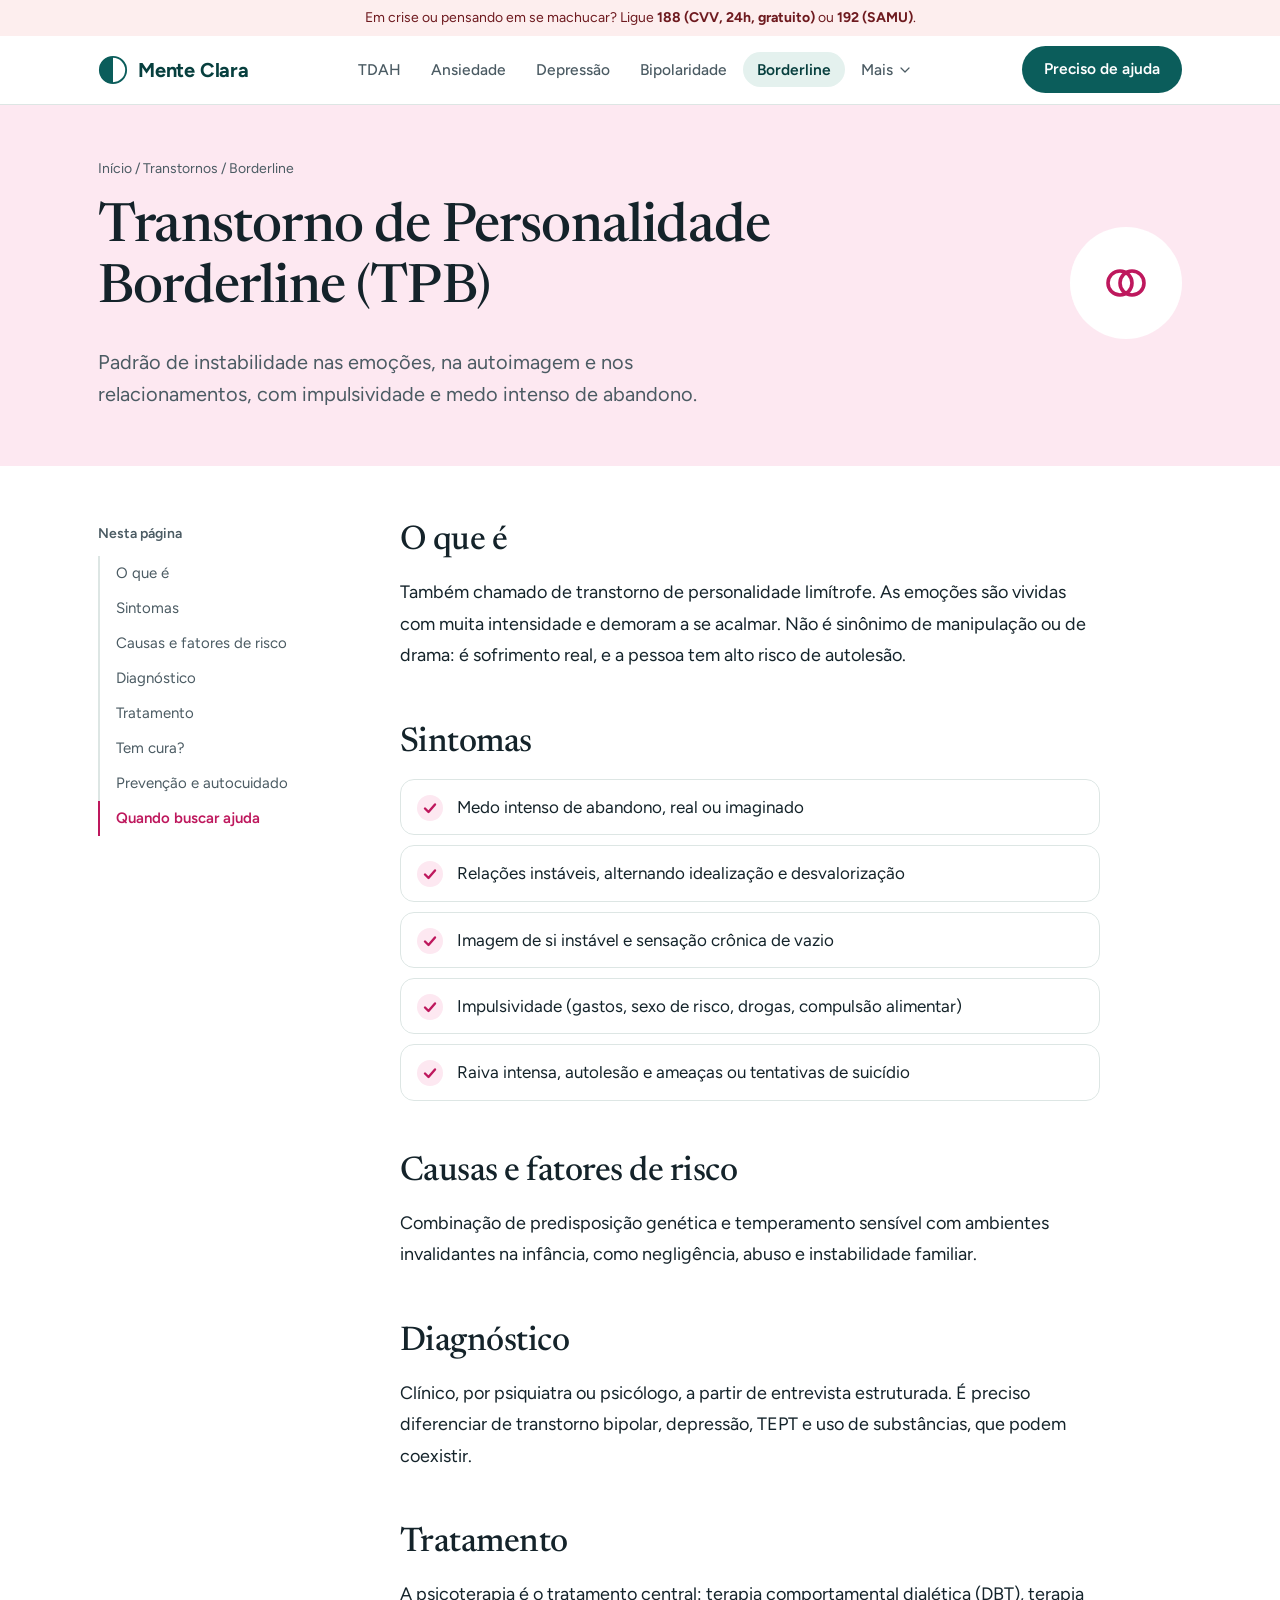
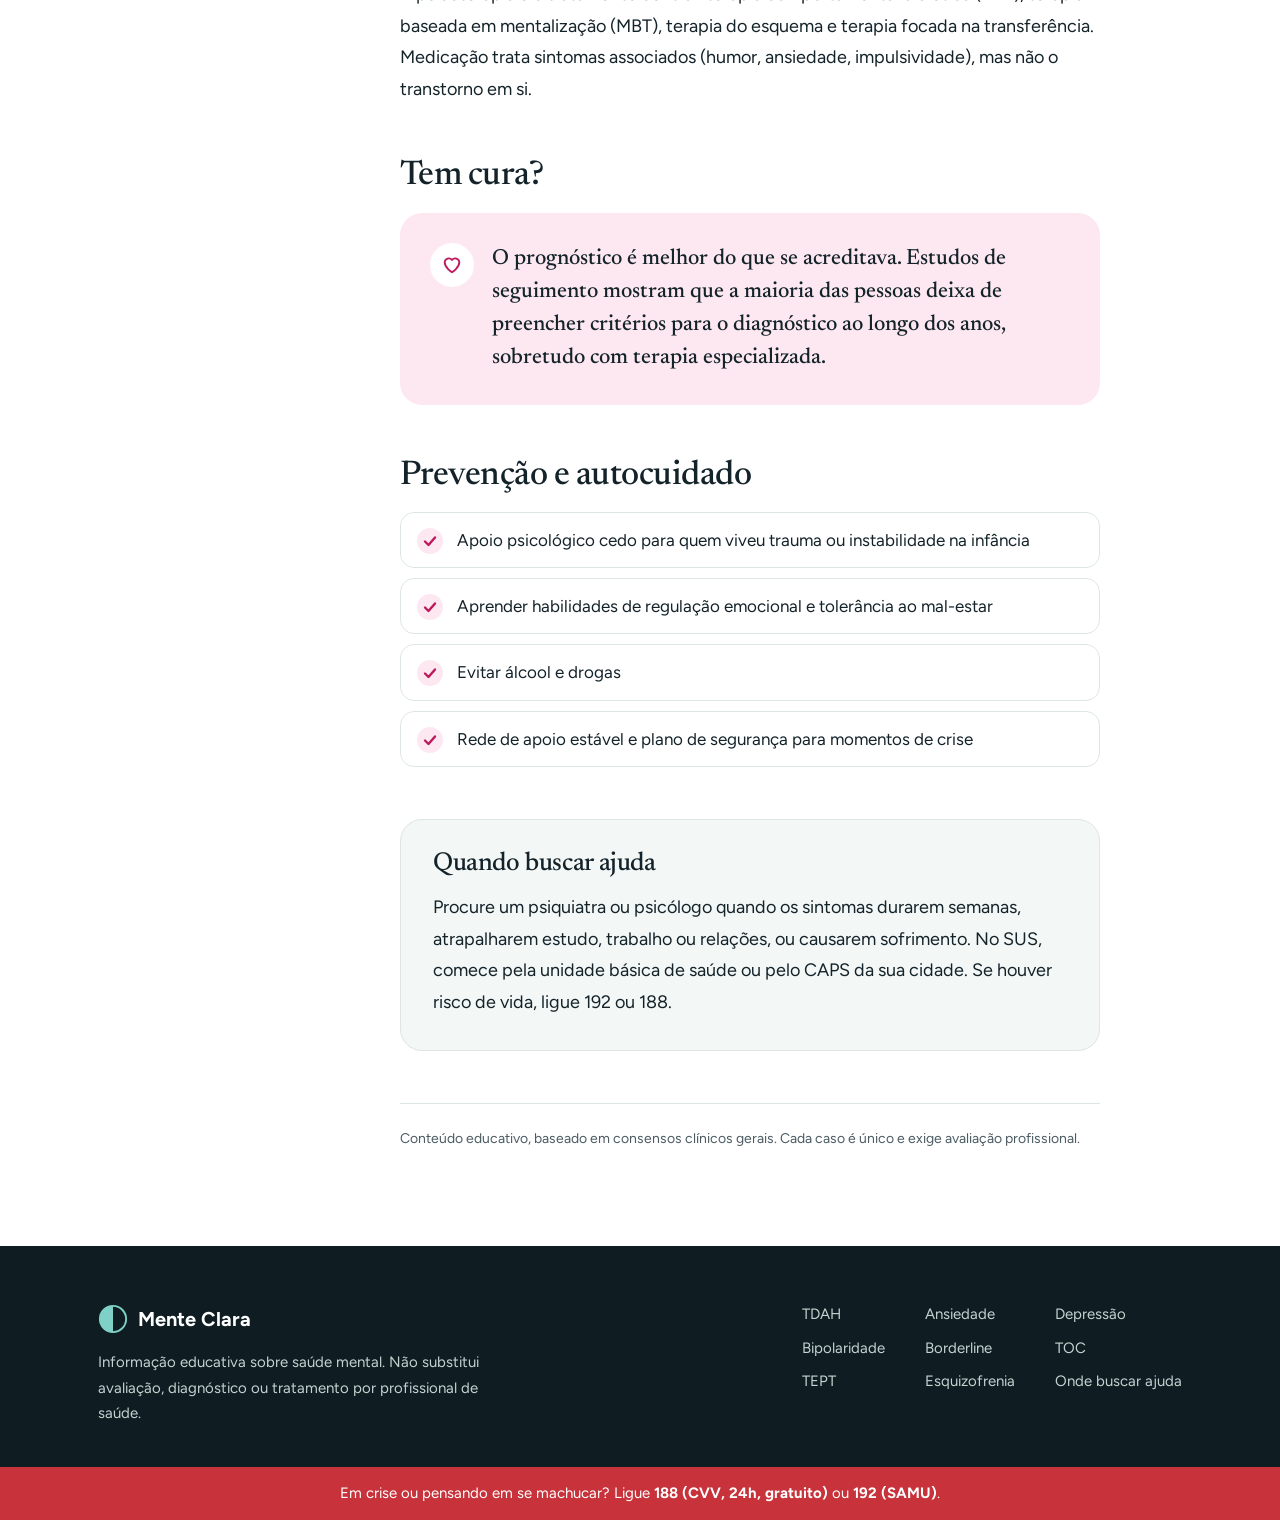
<file: borderline.html>
<!DOCTYPE html><html lang="pt-BR"><head><meta charset="utf-8"><meta name="viewport" content="width=device-width,initial-scale=1"><title>Transtorno de Personalidade Borderline (TPB) | Mente Clara</title><meta name="description" content="Padrão de instabilidade nas emoções, na autoimagem e nos relacionamentos, com impulsividade e medo intenso de abandono."><link rel="preconnect" href="https://fonts.googleapis.com"><link rel="preconnect" href="https://fonts.gstatic.com" crossorigin><link href="https://fonts.googleapis.com/css2?family=Figtree:wght@400;500;600;700&family=Newsreader:opsz,wght@6..72,400;6..72,500;6..72,600&display=swap" rel="stylesheet"><link rel="stylesheet" href="style.css"></head><body><div class="strip">Em crise ou pensando em se machucar? Ligue <b>188 (CVV, 24h, gratuito)</b> ou <b>192 (SAMU)</b>.</div><header class="top"><div class="bar"><a class="logo" href="index.html"><svg class="mark" width="30" height="30" viewBox="0 0 32 32" aria-hidden="true"><circle cx="16" cy="16" r="14" fill="none" stroke="currentColor" stroke-width="2"/><path d="M16 2a14 14 0 0 0 0 28z" fill="currentColor"/></svg><span>Mente Clara</span></a><nav class="links" id="menu"><a href="tdah.html">TDAH</a><a href="ansiedade.html">Ansiedade</a><a href="depressao.html">Depressão</a><a href="bipolaridade.html">Bipolaridade</a><a href="borderline.html" class=on>Borderline</a><div class="more"><button type="button" aria-haspopup="true">Mais <svg class="i" width="16" height="16" viewBox="0 0 24 24" fill="none" stroke="currentColor" stroke-width="1.8" stroke-linecap="round" stroke-linejoin="round" aria-hidden="true"><path d="M6 9l6 6 6-6"/></svg></button><div class="drop"><a href="toc.html">TOC</a><a href="tept.html">TEPT</a><a href="esquizofrenia.html">Esquizofrenia</a></div></div></nav><a class="cta" href="ajuda.html">Preciso de ajuda</a><button class="burger" aria-label="Abrir menu" aria-expanded="false" aria-controls="menu" onclick="var o=document.body.classList.toggle('menu');this.setAttribute('aria-expanded',o)"><svg class="i" width="26" height="26" viewBox="0 0 24 24" fill="none" stroke="currentColor" stroke-width="1.8" stroke-linecap="round" stroke-linejoin="round" aria-hidden="true"><path d="M4 7h16M4 12h16M4 17h16"/></svg><svg class="i" width="26" height="26" viewBox="0 0 24 24" fill="none" stroke="currentColor" stroke-width="1.8" stroke-linecap="round" stroke-linejoin="round" aria-hidden="true"><path d="M6 6l12 12M18 6 6 18"/></svg></button></div></header><main style="--c:#be185d;--cb:#fde8f1"><div class="hero"><div class="wrap herorow"><div><p class="crumb"><a href="index.html">Início</a> / Transtornos / Borderline</p><h1>Transtorno de Personalidade Borderline (TPB)</h1><p class="lead">Padrão de instabilidade nas emoções, na autoimagem e nos relacionamentos, com impulsividade e medo intenso de abandono.</p></div><div class="bubble"><svg class="i" width="44" height="44" viewBox="0 0 24 24" fill="none" stroke="currentColor" stroke-width="1.8" stroke-linecap="round" stroke-linejoin="round" aria-hidden="true"><circle cx="9" cy="12" r="6"/><circle cx="15" cy="12" r="6"/></svg></div></div></div><div class="wrap doc"><aside class="toc"><strong>Nesta página</strong><a href="#o">O que é</a><a href="#s">Sintomas</a><a href="#c">Causas e fatores de risco</a><a href="#d">Diagnóstico</a><a href="#t">Tratamento</a><a href="#u">Tem cura?</a><a href="#p">Prevenção e autocuidado</a><a href="#h">Quando buscar ajuda</a></aside><article><section id="o"><h2>O que é</h2><p>Também chamado de transtorno de personalidade limítrofe. As emoções são vividas com muita intensidade e demoram a se acalmar. Não é sinônimo de manipulação ou de drama: é sofrimento real, e a pessoa tem alto risco de autolesão.</p></section><section id="s"><h2>Sintomas</h2><ul><li>Medo intenso de abandono, real ou imaginado</li><li>Relações instáveis, alternando idealização e desvalorização</li><li>Imagem de si instável e sensação crônica de vazio</li><li>Impulsividade (gastos, sexo de risco, drogas, compulsão alimentar)</li><li>Raiva intensa, autolesão e ameaças ou tentativas de suicídio</li></ul></section><section id="c"><h2>Causas e fatores de risco</h2><p>Combinação de predisposição genética e temperamento sensível com ambientes invalidantes na infância, como negligência, abuso e instabilidade familiar.</p></section><section id="d"><h2>Diagnóstico</h2><p>Clínico, por psiquiatra ou psicólogo, a partir de entrevista estruturada. É preciso diferenciar de transtorno bipolar, depressão, TEPT e uso de substâncias, que podem coexistir.</p></section><section id="t"><h2>Tratamento</h2><p>A psicoterapia é o tratamento central: terapia comportamental dialética (DBT), terapia baseada em mentalização (MBT), terapia do esquema e terapia focada na transferência. Medicação trata sintomas associados (humor, ansiedade, impulsividade), mas não o transtorno em si.</p></section><section id="u"><h2>Tem cura?</h2><p class="callout">O prognóstico é melhor do que se acreditava. Estudos de seguimento mostram que a maioria das pessoas deixa de preencher critérios para o diagnóstico ao longo dos anos, sobretudo com terapia especializada.</p></section><section id="p"><h2>Prevenção e autocuidado</h2><ul><li>Apoio psicológico cedo para quem viveu trauma ou instabilidade na infância</li><li>Aprender habilidades de regulação emocional e tolerância ao mal-estar</li><li>Evitar álcool e drogas</li><li>Rede de apoio estável e plano de segurança para momentos de crise</li></ul></section><section id="h" class=help><h2>Quando buscar ajuda</h2><p>Procure um psiquiatra ou psicólogo quando os sintomas durarem semanas, atrapalharem estudo, trabalho ou relações, ou causarem sofrimento. No SUS, comece pela unidade básica de saúde ou pelo CAPS da sua cidade. Se houver risco de vida, ligue 192 ou 188.</p></section><p class="note">Conteúdo educativo, baseado em consensos clínicos gerais. Cada caso é único e exige avaliação profissional.</p></article></div></main><footer><div class="wrap fgrid"><div class="fbrand"><strong><svg class="mark" width="30" height="30" viewBox="0 0 32 32" aria-hidden="true"><circle cx="16" cy="16" r="14" fill="none" stroke="currentColor" stroke-width="2"/><path d="M16 2a14 14 0 0 0 0 28z" fill="currentColor"/></svg><span>Mente Clara</span></strong><p>Informação educativa sobre saúde mental. Não substitui avaliação, diagnóstico ou tratamento por profissional de saúde.</p></div><div class="fl"><a href="tdah.html">TDAH</a><a href="ansiedade.html">Ansiedade</a><a href="depressao.html">Depressão</a><a href="bipolaridade.html">Bipolaridade</a><a href="borderline.html">Borderline</a><a href="toc.html">TOC</a><a href="tept.html">TEPT</a><a href="esquizofrenia.html">Esquizofrenia</a><a href="ajuda.html">Onde buscar ajuda</a></div></div><div class="sos">Em crise ou pensando em se machucar? Ligue <b>188 (CVV, 24h, gratuito)</b> ou <b>192 (SAMU)</b>.</div></footer><script>(function(){var l=document.querySelectorAll(".toc a");if(!l.length||!("IntersectionObserver"in window))return;var m={};l.forEach(function(a){m[a.getAttribute("href").slice(1)]=a});var o=new IntersectionObserver(function(e){e.forEach(function(x){if(x.isIntersecting){l.forEach(function(a){a.classList.remove("active")});m[x.target.id].classList.add("active")}})},{rootMargin:"-15% 0px -75% 0px"});document.querySelectorAll("article section[id]").forEach(function(s){o.observe(s)})})();</script></body></html>
</file>
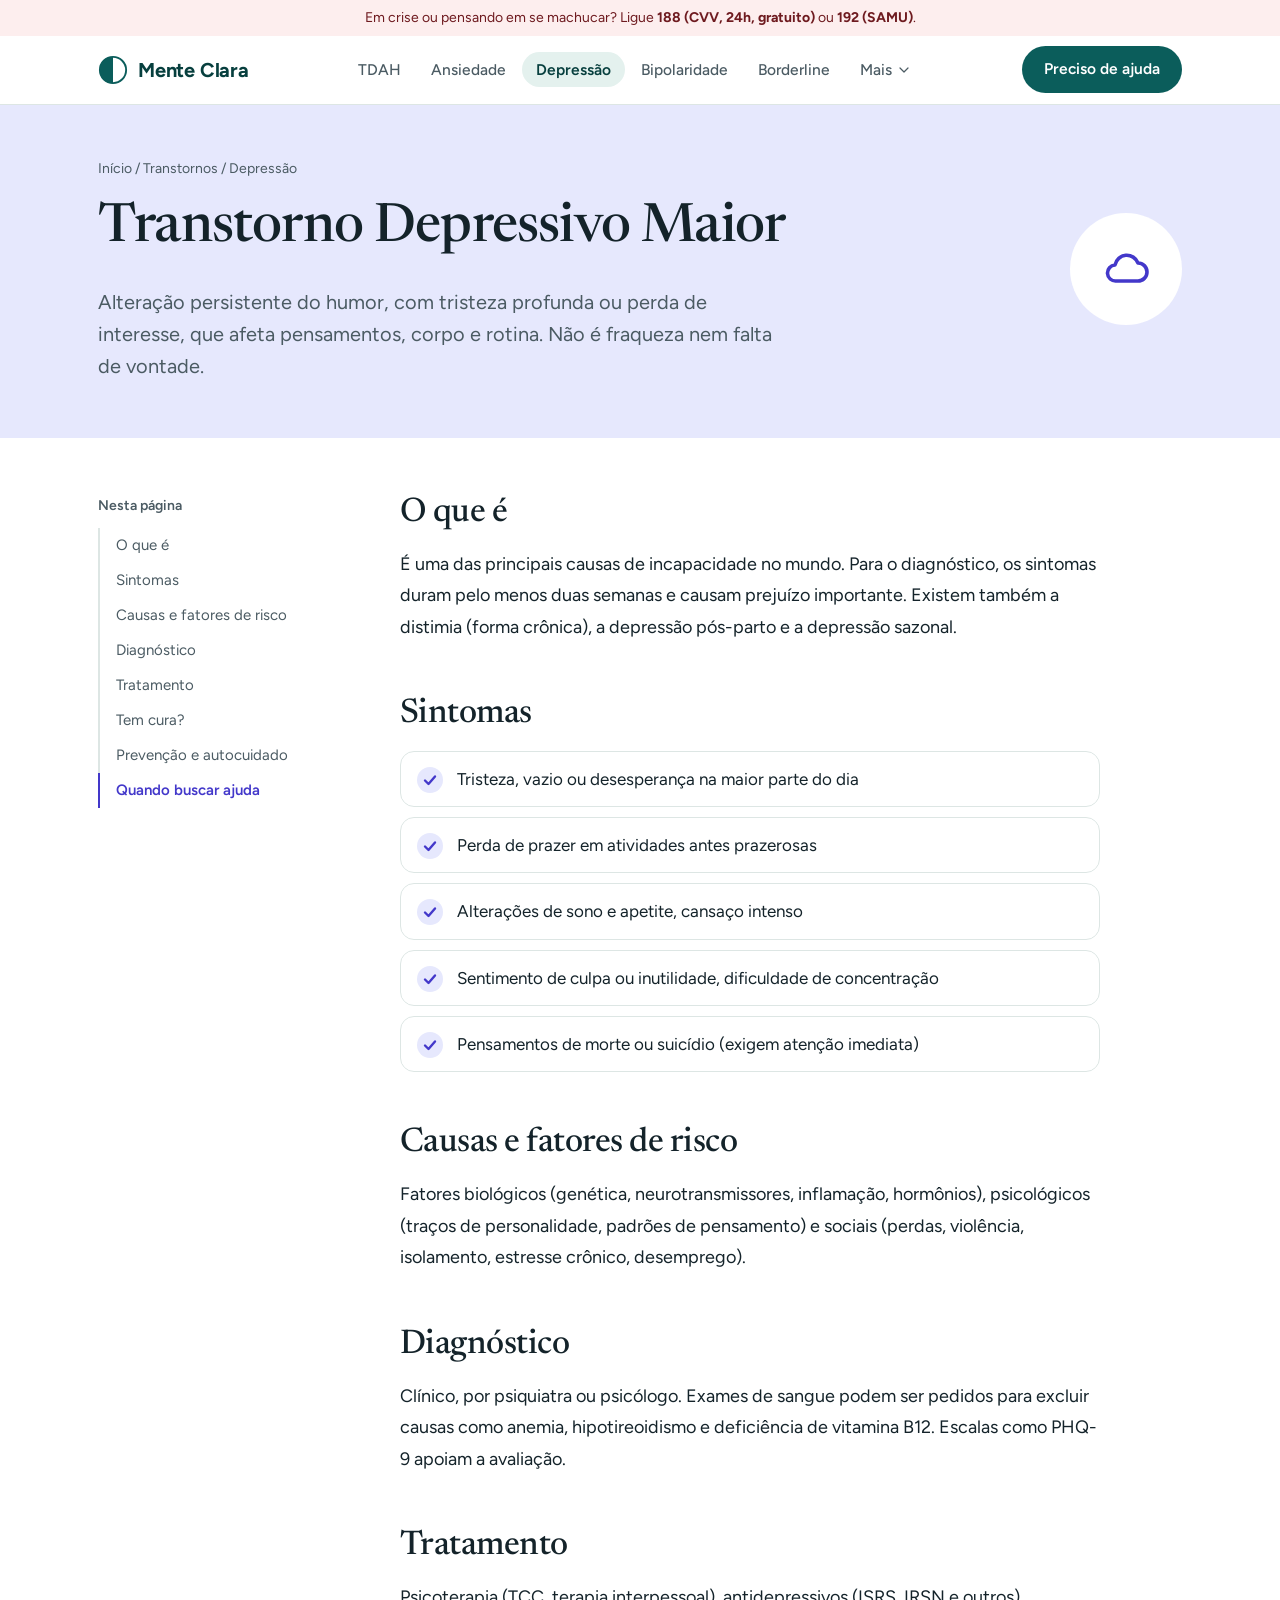
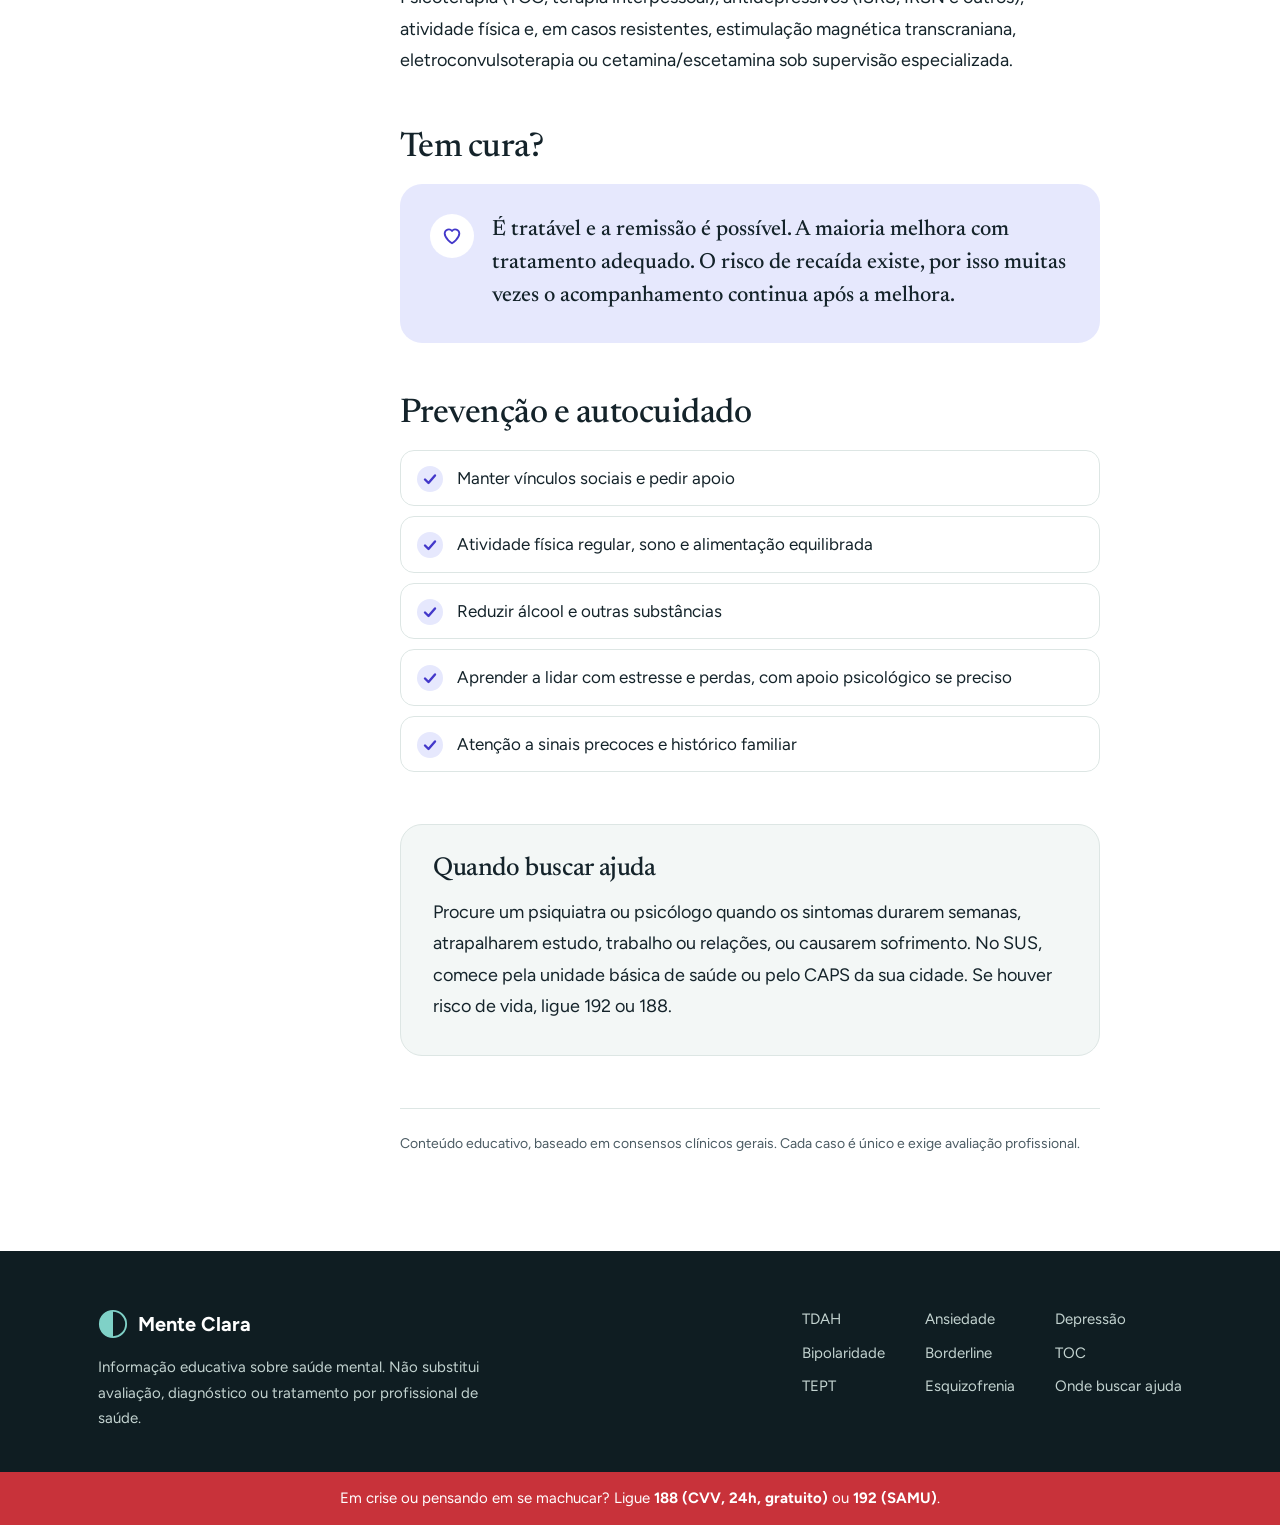
<file: depressao.html>
<!DOCTYPE html><html lang="pt-BR"><head><meta charset="utf-8"><meta name="viewport" content="width=device-width,initial-scale=1"><title>Transtorno Depressivo Maior | Mente Clara</title><meta name="description" content="Alteração persistente do humor, com tristeza profunda ou perda de interesse, que afeta pensamentos, corpo e rotina. Não é fraqueza nem falta de vontade."><link rel="preconnect" href="https://fonts.googleapis.com"><link rel="preconnect" href="https://fonts.gstatic.com" crossorigin><link href="https://fonts.googleapis.com/css2?family=Figtree:wght@400;500;600;700&family=Newsreader:opsz,wght@6..72,400;6..72,500;6..72,600&display=swap" rel="stylesheet"><link rel="stylesheet" href="style.css"></head><body><div class="strip">Em crise ou pensando em se machucar? Ligue <b>188 (CVV, 24h, gratuito)</b> ou <b>192 (SAMU)</b>.</div><header class="top"><div class="bar"><a class="logo" href="index.html"><svg class="mark" width="30" height="30" viewBox="0 0 32 32" aria-hidden="true"><circle cx="16" cy="16" r="14" fill="none" stroke="currentColor" stroke-width="2"/><path d="M16 2a14 14 0 0 0 0 28z" fill="currentColor"/></svg><span>Mente Clara</span></a><nav class="links" id="menu"><a href="tdah.html">TDAH</a><a href="ansiedade.html">Ansiedade</a><a href="depressao.html" class=on>Depressão</a><a href="bipolaridade.html">Bipolaridade</a><a href="borderline.html">Borderline</a><div class="more"><button type="button" aria-haspopup="true">Mais <svg class="i" width="16" height="16" viewBox="0 0 24 24" fill="none" stroke="currentColor" stroke-width="1.8" stroke-linecap="round" stroke-linejoin="round" aria-hidden="true"><path d="M6 9l6 6 6-6"/></svg></button><div class="drop"><a href="toc.html">TOC</a><a href="tept.html">TEPT</a><a href="esquizofrenia.html">Esquizofrenia</a></div></div></nav><a class="cta" href="ajuda.html">Preciso de ajuda</a><button class="burger" aria-label="Abrir menu" aria-expanded="false" aria-controls="menu" onclick="var o=document.body.classList.toggle('menu');this.setAttribute('aria-expanded',o)"><svg class="i" width="26" height="26" viewBox="0 0 24 24" fill="none" stroke="currentColor" stroke-width="1.8" stroke-linecap="round" stroke-linejoin="round" aria-hidden="true"><path d="M4 7h16M4 12h16M4 17h16"/></svg><svg class="i" width="26" height="26" viewBox="0 0 24 24" fill="none" stroke="currentColor" stroke-width="1.8" stroke-linecap="round" stroke-linejoin="round" aria-hidden="true"><path d="M6 6l12 12M18 6 6 18"/></svg></button></div></header><main style="--c:#4338ca;--cb:#e6e8fd"><div class="hero"><div class="wrap herorow"><div><p class="crumb"><a href="index.html">Início</a> / Transtornos / Depressão</p><h1>Transtorno Depressivo Maior</h1><p class="lead">Alteração persistente do humor, com tristeza profunda ou perda de interesse, que afeta pensamentos, corpo e rotina. Não é fraqueza nem falta de vontade.</p></div><div class="bubble"><svg class="i" width="44" height="44" viewBox="0 0 24 24" fill="none" stroke="currentColor" stroke-width="1.8" stroke-linecap="round" stroke-linejoin="round" aria-hidden="true"><path d="M7 18a4 4 0 0 1-.5-8A6 6 0 0 1 18 9a4.5 4.5 0 0 1 0 9z"/></svg></div></div></div><div class="wrap doc"><aside class="toc"><strong>Nesta página</strong><a href="#o">O que é</a><a href="#s">Sintomas</a><a href="#c">Causas e fatores de risco</a><a href="#d">Diagnóstico</a><a href="#t">Tratamento</a><a href="#u">Tem cura?</a><a href="#p">Prevenção e autocuidado</a><a href="#h">Quando buscar ajuda</a></aside><article><section id="o"><h2>O que é</h2><p>É uma das principais causas de incapacidade no mundo. Para o diagnóstico, os sintomas duram pelo menos duas semanas e causam prejuízo importante. Existem também a distimia (forma crônica), a depressão pós-parto e a depressão sazonal.</p></section><section id="s"><h2>Sintomas</h2><ul><li>Tristeza, vazio ou desesperança na maior parte do dia</li><li>Perda de prazer em atividades antes prazerosas</li><li>Alterações de sono e apetite, cansaço intenso</li><li>Sentimento de culpa ou inutilidade, dificuldade de concentração</li><li>Pensamentos de morte ou suicídio (exigem atenção imediata)</li></ul></section><section id="c"><h2>Causas e fatores de risco</h2><p>Fatores biológicos (genética, neurotransmissores, inflamação, hormônios), psicológicos (traços de personalidade, padrões de pensamento) e sociais (perdas, violência, isolamento, estresse crônico, desemprego).</p></section><section id="d"><h2>Diagnóstico</h2><p>Clínico, por psiquiatra ou psicólogo. Exames de sangue podem ser pedidos para excluir causas como anemia, hipotireoidismo e deficiência de vitamina B12. Escalas como PHQ-9 apoiam a avaliação.</p></section><section id="t"><h2>Tratamento</h2><p>Psicoterapia (TCC, terapia interpessoal), antidepressivos (ISRS, IRSN e outros), atividade física e, em casos resistentes, estimulação magnética transcraniana, eletroconvulsoterapia ou cetamina/escetamina sob supervisão especializada.</p></section><section id="u"><h2>Tem cura?</h2><p class="callout">É tratável e a remissão é possível. A maioria melhora com tratamento adequado. O risco de recaída existe, por isso muitas vezes o acompanhamento continua após a melhora.</p></section><section id="p"><h2>Prevenção e autocuidado</h2><ul><li>Manter vínculos sociais e pedir apoio</li><li>Atividade física regular, sono e alimentação equilibrada</li><li>Reduzir álcool e outras substâncias</li><li>Aprender a lidar com estresse e perdas, com apoio psicológico se preciso</li><li>Atenção a sinais precoces e histórico familiar</li></ul></section><section id="h" class=help><h2>Quando buscar ajuda</h2><p>Procure um psiquiatra ou psicólogo quando os sintomas durarem semanas, atrapalharem estudo, trabalho ou relações, ou causarem sofrimento. No SUS, comece pela unidade básica de saúde ou pelo CAPS da sua cidade. Se houver risco de vida, ligue 192 ou 188.</p></section><p class="note">Conteúdo educativo, baseado em consensos clínicos gerais. Cada caso é único e exige avaliação profissional.</p></article></div></main><footer><div class="wrap fgrid"><div class="fbrand"><strong><svg class="mark" width="30" height="30" viewBox="0 0 32 32" aria-hidden="true"><circle cx="16" cy="16" r="14" fill="none" stroke="currentColor" stroke-width="2"/><path d="M16 2a14 14 0 0 0 0 28z" fill="currentColor"/></svg><span>Mente Clara</span></strong><p>Informação educativa sobre saúde mental. Não substitui avaliação, diagnóstico ou tratamento por profissional de saúde.</p></div><div class="fl"><a href="tdah.html">TDAH</a><a href="ansiedade.html">Ansiedade</a><a href="depressao.html">Depressão</a><a href="bipolaridade.html">Bipolaridade</a><a href="borderline.html">Borderline</a><a href="toc.html">TOC</a><a href="tept.html">TEPT</a><a href="esquizofrenia.html">Esquizofrenia</a><a href="ajuda.html">Onde buscar ajuda</a></div></div><div class="sos">Em crise ou pensando em se machucar? Ligue <b>188 (CVV, 24h, gratuito)</b> ou <b>192 (SAMU)</b>.</div></footer><script>(function(){var l=document.querySelectorAll(".toc a");if(!l.length||!("IntersectionObserver"in window))return;var m={};l.forEach(function(a){m[a.getAttribute("href").slice(1)]=a});var o=new IntersectionObserver(function(e){e.forEach(function(x){if(x.isIntersecting){l.forEach(function(a){a.classList.remove("active")});m[x.target.id].classList.add("active")}})},{rootMargin:"-15% 0px -75% 0px"});document.querySelectorAll("article section[id]").forEach(function(s){o.observe(s)})})();</script></body></html>
</file>
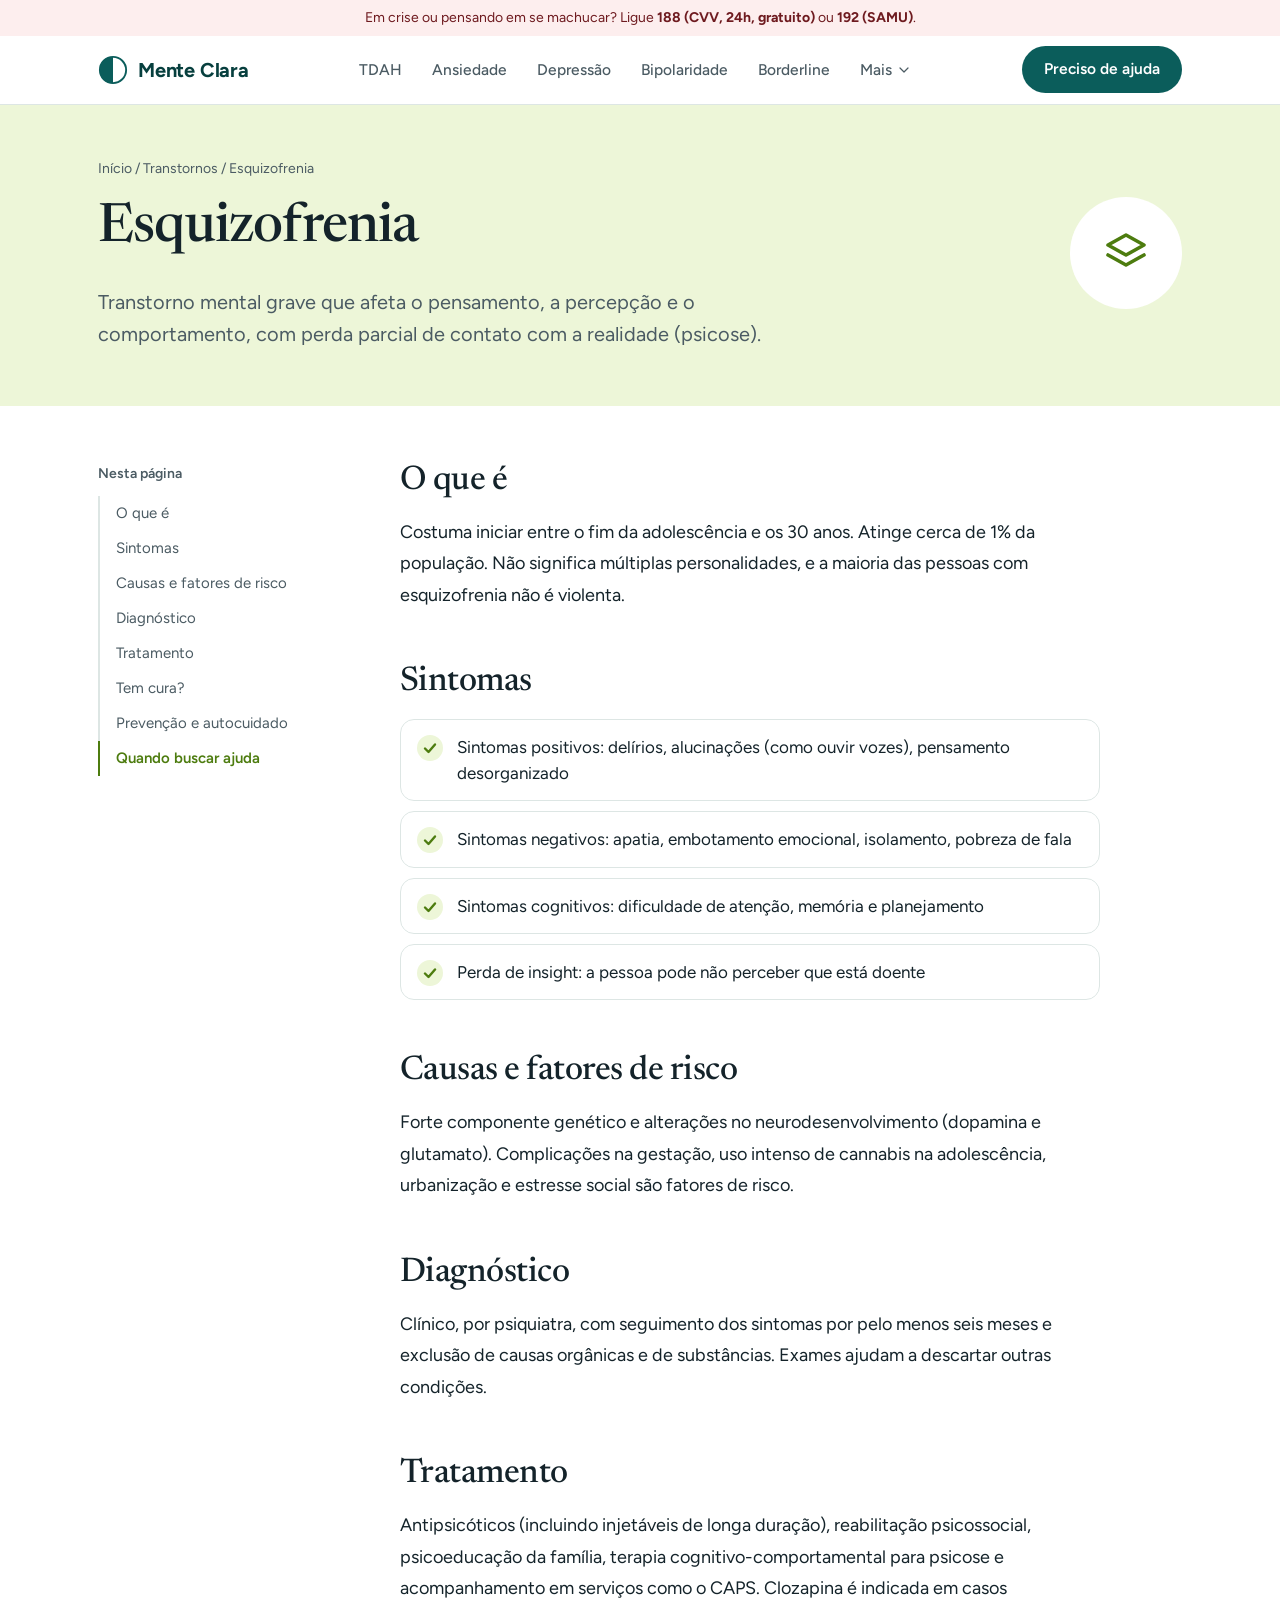
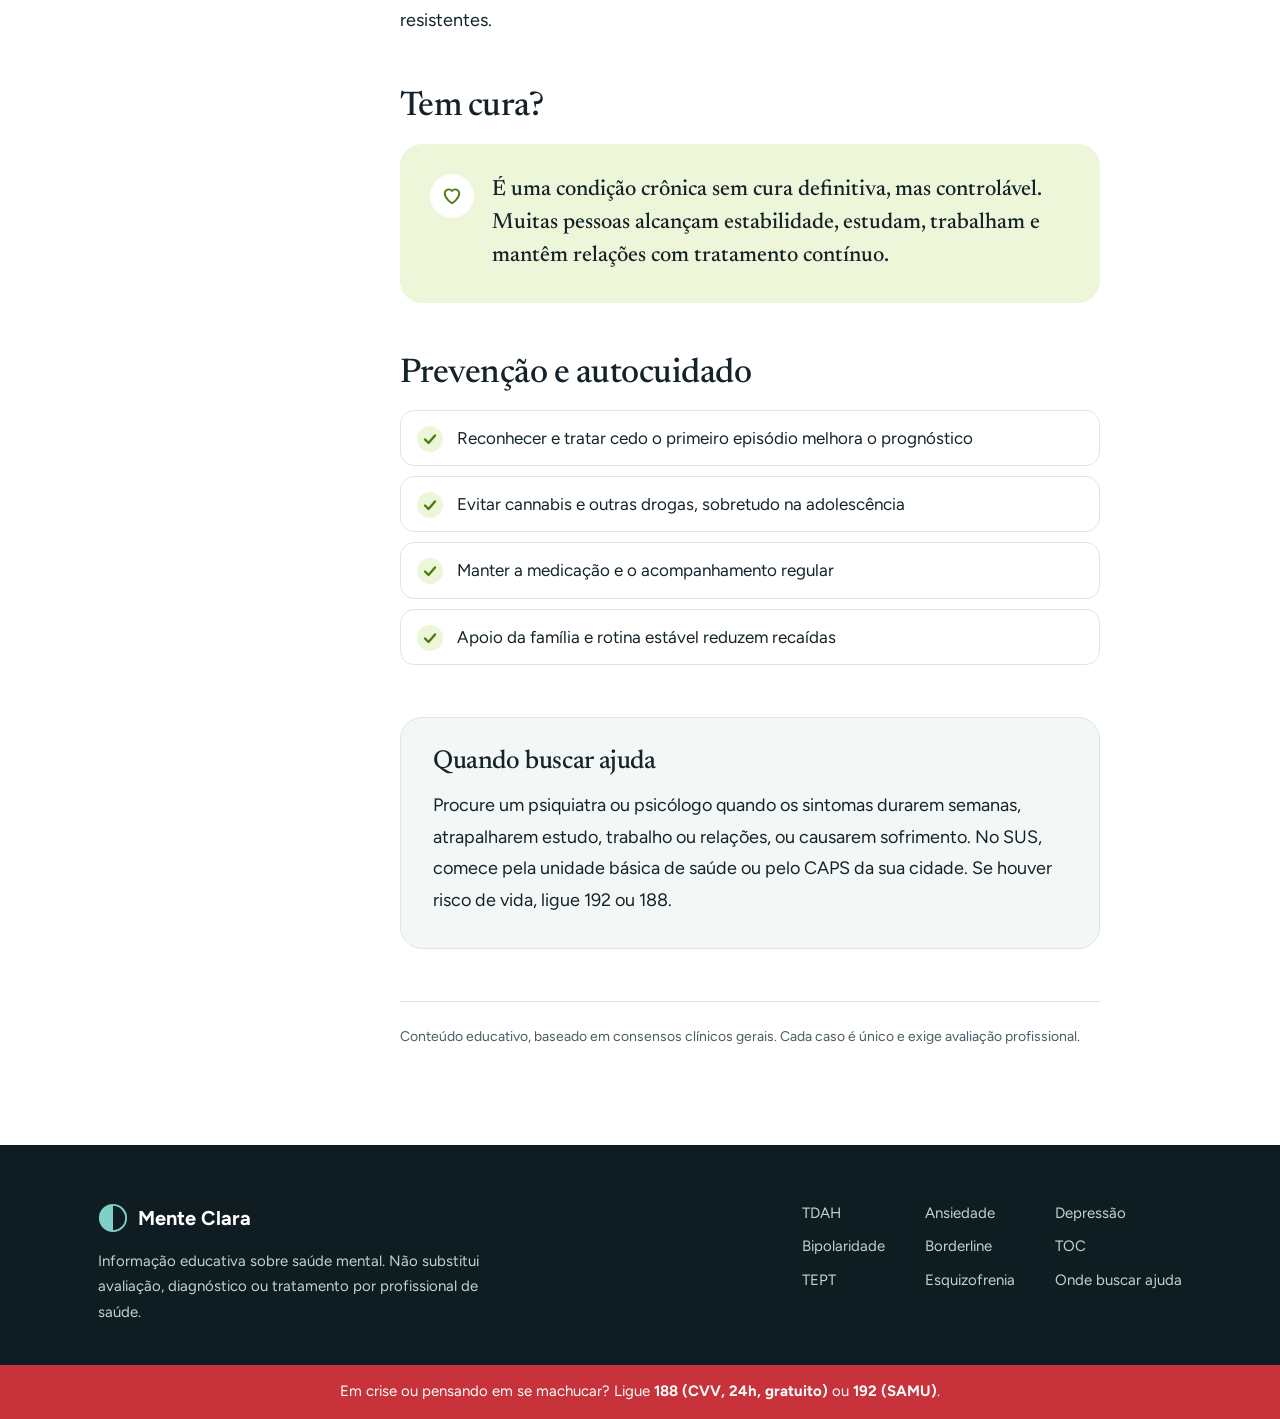
<file: esquizofrenia.html>
<!DOCTYPE html><html lang="pt-BR"><head><meta charset="utf-8"><meta name="viewport" content="width=device-width,initial-scale=1"><title>Esquizofrenia | Mente Clara</title><meta name="description" content="Transtorno mental grave que afeta o pensamento, a percepção e o comportamento, com perda parcial de contato com a realidade (psicose)."><link rel="preconnect" href="https://fonts.googleapis.com"><link rel="preconnect" href="https://fonts.gstatic.com" crossorigin><link href="https://fonts.googleapis.com/css2?family=Figtree:wght@400;500;600;700&family=Newsreader:opsz,wght@6..72,400;6..72,500;6..72,600&display=swap" rel="stylesheet"><link rel="stylesheet" href="style.css"></head><body><div class="strip">Em crise ou pensando em se machucar? Ligue <b>188 (CVV, 24h, gratuito)</b> ou <b>192 (SAMU)</b>.</div><header class="top"><div class="bar"><a class="logo" href="index.html"><svg class="mark" width="30" height="30" viewBox="0 0 32 32" aria-hidden="true"><circle cx="16" cy="16" r="14" fill="none" stroke="currentColor" stroke-width="2"/><path d="M16 2a14 14 0 0 0 0 28z" fill="currentColor"/></svg><span>Mente Clara</span></a><nav class="links" id="menu"><a href="tdah.html">TDAH</a><a href="ansiedade.html">Ansiedade</a><a href="depressao.html">Depressão</a><a href="bipolaridade.html">Bipolaridade</a><a href="borderline.html">Borderline</a><div class="more"><button type="button" aria-haspopup="true">Mais <svg class="i" width="16" height="16" viewBox="0 0 24 24" fill="none" stroke="currentColor" stroke-width="1.8" stroke-linecap="round" stroke-linejoin="round" aria-hidden="true"><path d="M6 9l6 6 6-6"/></svg></button><div class="drop"><a href="toc.html">TOC</a><a href="tept.html">TEPT</a><a href="esquizofrenia.html" class=on>Esquizofrenia</a></div></div></nav><a class="cta" href="ajuda.html">Preciso de ajuda</a><button class="burger" aria-label="Abrir menu" aria-expanded="false" aria-controls="menu" onclick="var o=document.body.classList.toggle('menu');this.setAttribute('aria-expanded',o)"><svg class="i" width="26" height="26" viewBox="0 0 24 24" fill="none" stroke="currentColor" stroke-width="1.8" stroke-linecap="round" stroke-linejoin="round" aria-hidden="true"><path d="M4 7h16M4 12h16M4 17h16"/></svg><svg class="i" width="26" height="26" viewBox="0 0 24 24" fill="none" stroke="currentColor" stroke-width="1.8" stroke-linecap="round" stroke-linejoin="round" aria-hidden="true"><path d="M6 6l12 12M18 6 6 18"/></svg></button></div></header><main style="--c:#4d7c0f;--cb:#edf6d8"><div class="hero"><div class="wrap herorow"><div><p class="crumb"><a href="index.html">Início</a> / Transtornos / Esquizofrenia</p><h1>Esquizofrenia</h1><p class="lead">Transtorno mental grave que afeta o pensamento, a percepção e o comportamento, com perda parcial de contato com a realidade (psicose).</p></div><div class="bubble"><svg class="i" width="44" height="44" viewBox="0 0 24 24" fill="none" stroke="currentColor" stroke-width="1.8" stroke-linecap="round" stroke-linejoin="round" aria-hidden="true"><path d="M12 3l9 5-9 5-9-5z"/><path d="M3 13l9 5 9-5"/></svg></div></div></div><div class="wrap doc"><aside class="toc"><strong>Nesta página</strong><a href="#o">O que é</a><a href="#s">Sintomas</a><a href="#c">Causas e fatores de risco</a><a href="#d">Diagnóstico</a><a href="#t">Tratamento</a><a href="#u">Tem cura?</a><a href="#p">Prevenção e autocuidado</a><a href="#h">Quando buscar ajuda</a></aside><article><section id="o"><h2>O que é</h2><p>Costuma iniciar entre o fim da adolescência e os 30 anos. Atinge cerca de 1% da população. Não significa múltiplas personalidades, e a maioria das pessoas com esquizofrenia não é violenta.</p></section><section id="s"><h2>Sintomas</h2><ul><li>Sintomas positivos: delírios, alucinações (como ouvir vozes), pensamento desorganizado</li><li>Sintomas negativos: apatia, embotamento emocional, isolamento, pobreza de fala</li><li>Sintomas cognitivos: dificuldade de atenção, memória e planejamento</li><li>Perda de insight: a pessoa pode não perceber que está doente</li></ul></section><section id="c"><h2>Causas e fatores de risco</h2><p>Forte componente genético e alterações no neurodesenvolvimento (dopamina e glutamato). Complicações na gestação, uso intenso de cannabis na adolescência, urbanização e estresse social são fatores de risco.</p></section><section id="d"><h2>Diagnóstico</h2><p>Clínico, por psiquiatra, com seguimento dos sintomas por pelo menos seis meses e exclusão de causas orgânicas e de substâncias. Exames ajudam a descartar outras condições.</p></section><section id="t"><h2>Tratamento</h2><p>Antipsicóticos (incluindo injetáveis de longa duração), reabilitação psicossocial, psicoeducação da família, terapia cognitivo-comportamental para psicose e acompanhamento em serviços como o CAPS. Clozapina é indicada em casos resistentes.</p></section><section id="u"><h2>Tem cura?</h2><p class="callout">É uma condição crônica sem cura definitiva, mas controlável. Muitas pessoas alcançam estabilidade, estudam, trabalham e mantêm relações com tratamento contínuo.</p></section><section id="p"><h2>Prevenção e autocuidado</h2><ul><li>Reconhecer e tratar cedo o primeiro episódio melhora o prognóstico</li><li>Evitar cannabis e outras drogas, sobretudo na adolescência</li><li>Manter a medicação e o acompanhamento regular</li><li>Apoio da família e rotina estável reduzem recaídas</li></ul></section><section id="h" class=help><h2>Quando buscar ajuda</h2><p>Procure um psiquiatra ou psicólogo quando os sintomas durarem semanas, atrapalharem estudo, trabalho ou relações, ou causarem sofrimento. No SUS, comece pela unidade básica de saúde ou pelo CAPS da sua cidade. Se houver risco de vida, ligue 192 ou 188.</p></section><p class="note">Conteúdo educativo, baseado em consensos clínicos gerais. Cada caso é único e exige avaliação profissional.</p></article></div></main><footer><div class="wrap fgrid"><div class="fbrand"><strong><svg class="mark" width="30" height="30" viewBox="0 0 32 32" aria-hidden="true"><circle cx="16" cy="16" r="14" fill="none" stroke="currentColor" stroke-width="2"/><path d="M16 2a14 14 0 0 0 0 28z" fill="currentColor"/></svg><span>Mente Clara</span></strong><p>Informação educativa sobre saúde mental. Não substitui avaliação, diagnóstico ou tratamento por profissional de saúde.</p></div><div class="fl"><a href="tdah.html">TDAH</a><a href="ansiedade.html">Ansiedade</a><a href="depressao.html">Depressão</a><a href="bipolaridade.html">Bipolaridade</a><a href="borderline.html">Borderline</a><a href="toc.html">TOC</a><a href="tept.html">TEPT</a><a href="esquizofrenia.html">Esquizofrenia</a><a href="ajuda.html">Onde buscar ajuda</a></div></div><div class="sos">Em crise ou pensando em se machucar? Ligue <b>188 (CVV, 24h, gratuito)</b> ou <b>192 (SAMU)</b>.</div></footer><script>(function(){var l=document.querySelectorAll(".toc a");if(!l.length||!("IntersectionObserver"in window))return;var m={};l.forEach(function(a){m[a.getAttribute("href").slice(1)]=a});var o=new IntersectionObserver(function(e){e.forEach(function(x){if(x.isIntersecting){l.forEach(function(a){a.classList.remove("active")});m[x.target.id].classList.add("active")}})},{rootMargin:"-15% 0px -75% 0px"});document.querySelectorAll("article section[id]").forEach(function(s){o.observe(s)})})();</script></body></html>
</file>
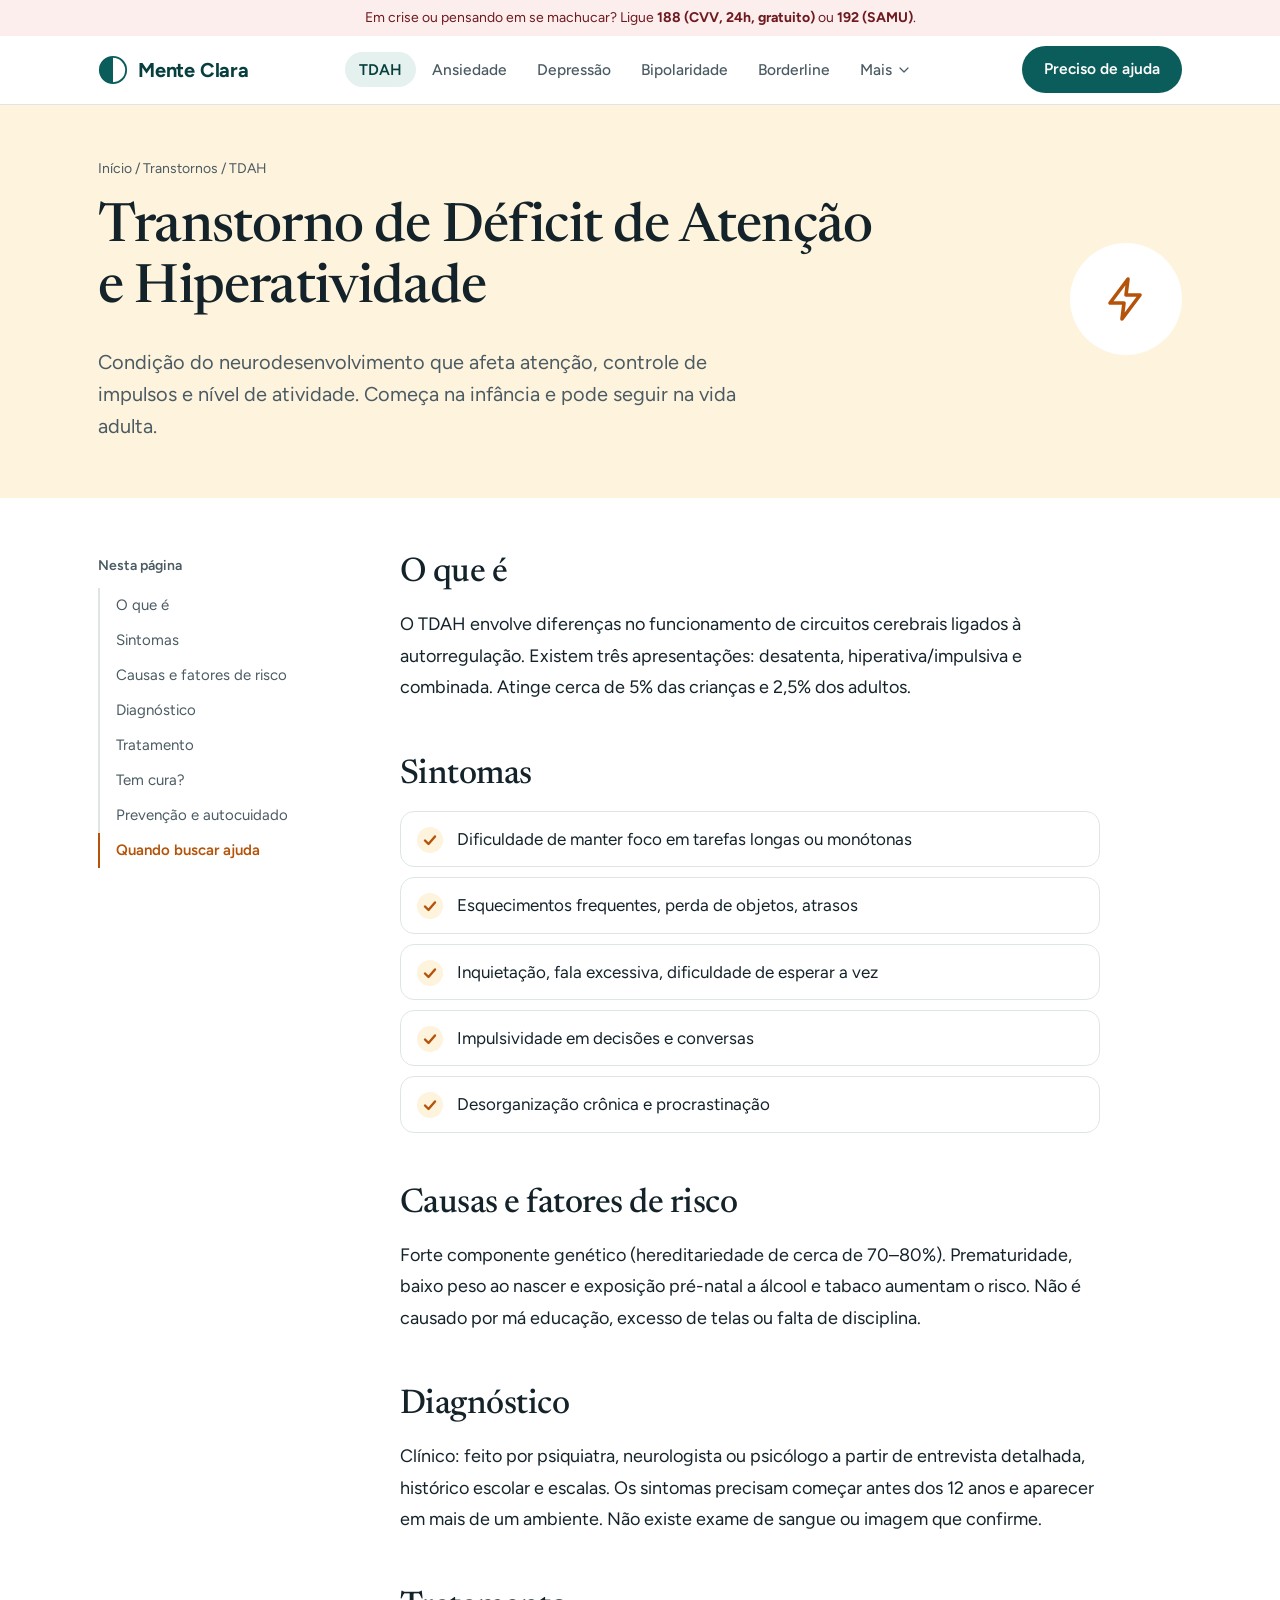
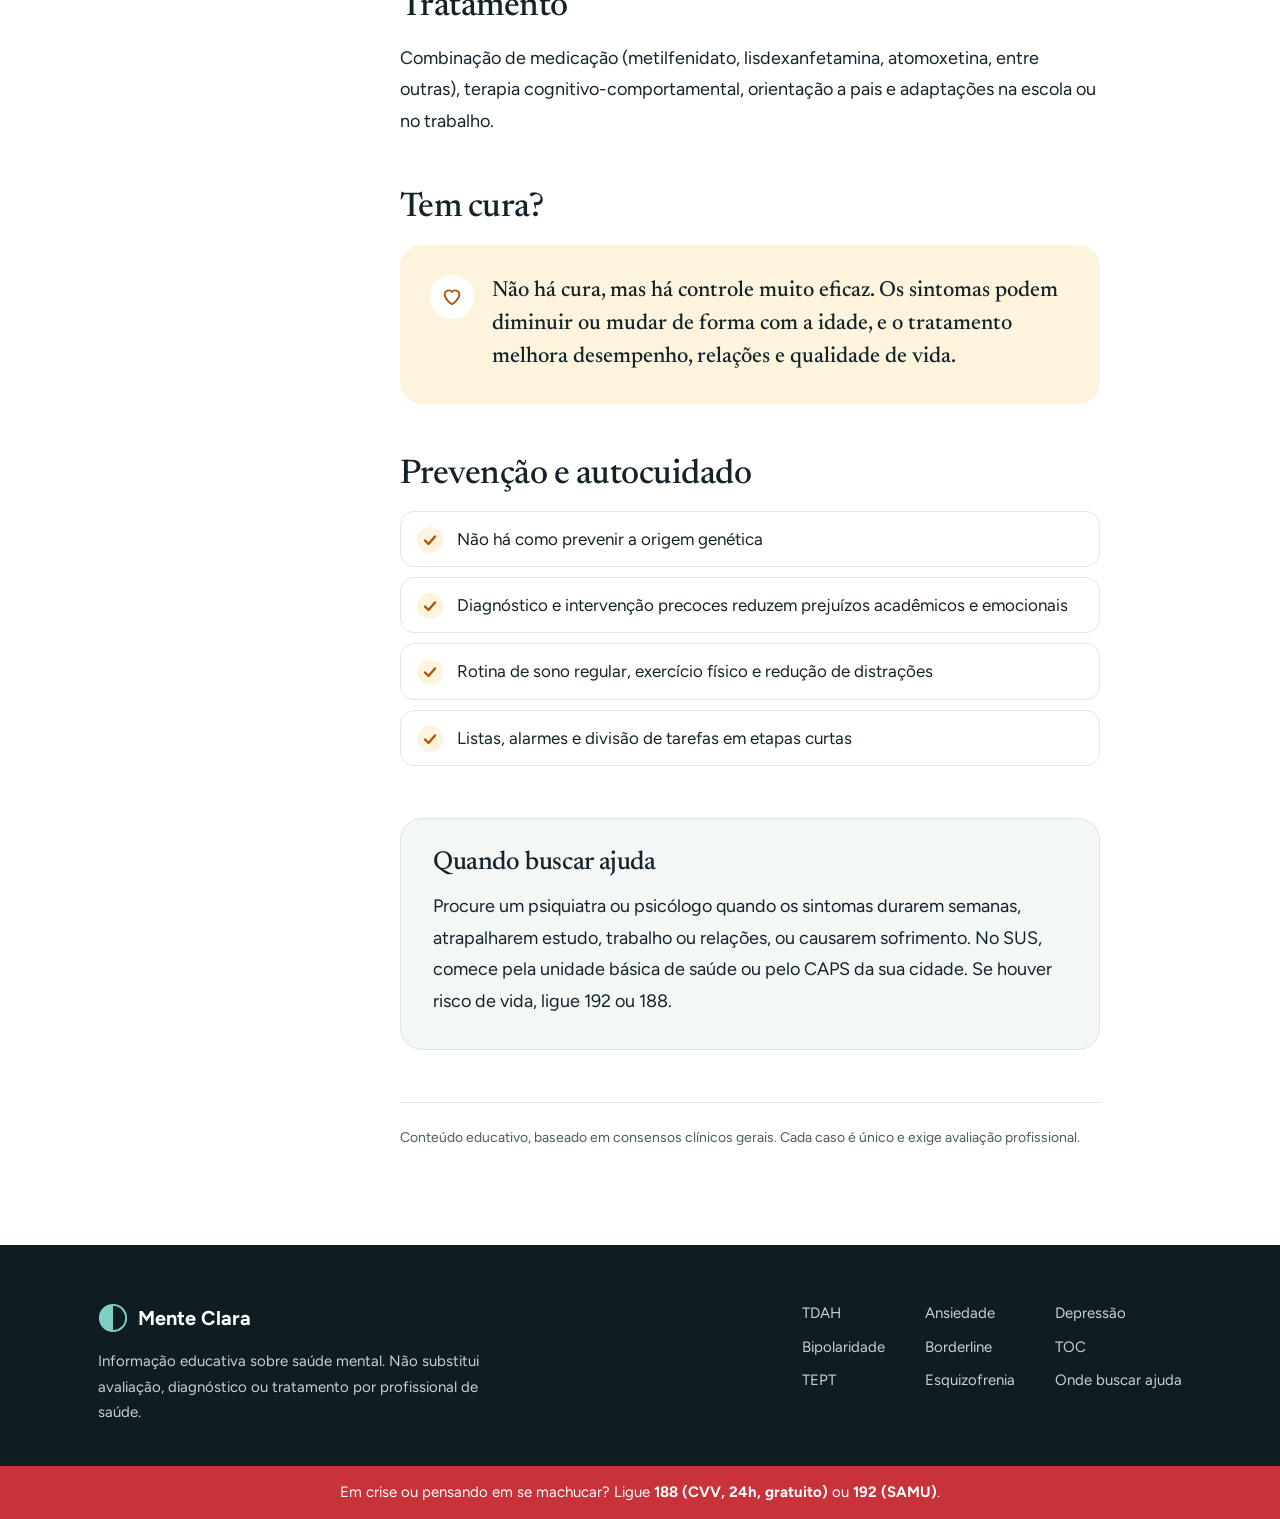
<file: tdah.html>
<!DOCTYPE html><html lang="pt-BR"><head><meta charset="utf-8"><meta name="viewport" content="width=device-width,initial-scale=1"><title>Transtorno de Déficit de Atenção e Hiperatividade | Mente Clara</title><meta name="description" content="Condição do neurodesenvolvimento que afeta atenção, controle de impulsos e nível de atividade. Começa na infância e pode seguir na vida adulta."><link rel="preconnect" href="https://fonts.googleapis.com"><link rel="preconnect" href="https://fonts.gstatic.com" crossorigin><link href="https://fonts.googleapis.com/css2?family=Figtree:wght@400;500;600;700&family=Newsreader:opsz,wght@6..72,400;6..72,500;6..72,600&display=swap" rel="stylesheet"><link rel="stylesheet" href="style.css"></head><body><div class="strip">Em crise ou pensando em se machucar? Ligue <b>188 (CVV, 24h, gratuito)</b> ou <b>192 (SAMU)</b>.</div><header class="top"><div class="bar"><a class="logo" href="index.html"><svg class="mark" width="30" height="30" viewBox="0 0 32 32" aria-hidden="true"><circle cx="16" cy="16" r="14" fill="none" stroke="currentColor" stroke-width="2"/><path d="M16 2a14 14 0 0 0 0 28z" fill="currentColor"/></svg><span>Mente Clara</span></a><nav class="links" id="menu"><a href="tdah.html" class=on>TDAH</a><a href="ansiedade.html">Ansiedade</a><a href="depressao.html">Depressão</a><a href="bipolaridade.html">Bipolaridade</a><a href="borderline.html">Borderline</a><div class="more"><button type="button" aria-haspopup="true">Mais <svg class="i" width="16" height="16" viewBox="0 0 24 24" fill="none" stroke="currentColor" stroke-width="1.8" stroke-linecap="round" stroke-linejoin="round" aria-hidden="true"><path d="M6 9l6 6 6-6"/></svg></button><div class="drop"><a href="toc.html">TOC</a><a href="tept.html">TEPT</a><a href="esquizofrenia.html">Esquizofrenia</a></div></div></nav><a class="cta" href="ajuda.html">Preciso de ajuda</a><button class="burger" aria-label="Abrir menu" aria-expanded="false" aria-controls="menu" onclick="var o=document.body.classList.toggle('menu');this.setAttribute('aria-expanded',o)"><svg class="i" width="26" height="26" viewBox="0 0 24 24" fill="none" stroke="currentColor" stroke-width="1.8" stroke-linecap="round" stroke-linejoin="round" aria-hidden="true"><path d="M4 7h16M4 12h16M4 17h16"/></svg><svg class="i" width="26" height="26" viewBox="0 0 24 24" fill="none" stroke="currentColor" stroke-width="1.8" stroke-linecap="round" stroke-linejoin="round" aria-hidden="true"><path d="M6 6l12 12M18 6 6 18"/></svg></button></div></header><main style="--c:#b45309;--cb:#fef3dc"><div class="hero"><div class="wrap herorow"><div><p class="crumb"><a href="index.html">Início</a> / Transtornos / TDAH</p><h1>Transtorno de Déficit de Atenção e Hiperatividade</h1><p class="lead">Condição do neurodesenvolvimento que afeta atenção, controle de impulsos e nível de atividade. Começa na infância e pode seguir na vida adulta.</p></div><div class="bubble"><svg class="i" width="44" height="44" viewBox="0 0 24 24" fill="none" stroke="currentColor" stroke-width="1.8" stroke-linecap="round" stroke-linejoin="round" aria-hidden="true"><path d="M13 2 4 14h7l-1 8 9-12h-7z"/></svg></div></div></div><div class="wrap doc"><aside class="toc"><strong>Nesta página</strong><a href="#o">O que é</a><a href="#s">Sintomas</a><a href="#c">Causas e fatores de risco</a><a href="#d">Diagnóstico</a><a href="#t">Tratamento</a><a href="#u">Tem cura?</a><a href="#p">Prevenção e autocuidado</a><a href="#h">Quando buscar ajuda</a></aside><article><section id="o"><h2>O que é</h2><p>O TDAH envolve diferenças no funcionamento de circuitos cerebrais ligados à autorregulação. Existem três apresentações: desatenta, hiperativa/impulsiva e combinada. Atinge cerca de 5% das crianças e 2,5% dos adultos.</p></section><section id="s"><h2>Sintomas</h2><ul><li>Dificuldade de manter foco em tarefas longas ou monótonas</li><li>Esquecimentos frequentes, perda de objetos, atrasos</li><li>Inquietação, fala excessiva, dificuldade de esperar a vez</li><li>Impulsividade em decisões e conversas</li><li>Desorganização crônica e procrastinação</li></ul></section><section id="c"><h2>Causas e fatores de risco</h2><p>Forte componente genético (hereditariedade de cerca de 70–80%). Prematuridade, baixo peso ao nascer e exposição pré-natal a álcool e tabaco aumentam o risco. Não é causado por má educação, excesso de telas ou falta de disciplina.</p></section><section id="d"><h2>Diagnóstico</h2><p>Clínico: feito por psiquiatra, neurologista ou psicólogo a partir de entrevista detalhada, histórico escolar e escalas. Os sintomas precisam começar antes dos 12 anos e aparecer em mais de um ambiente. Não existe exame de sangue ou imagem que confirme.</p></section><section id="t"><h2>Tratamento</h2><p>Combinação de medicação (metilfenidato, lisdexanfetamina, atomoxetina, entre outras), terapia cognitivo-comportamental, orientação a pais e adaptações na escola ou no trabalho.</p></section><section id="u"><h2>Tem cura?</h2><p class="callout">Não há cura, mas há controle muito eficaz. Os sintomas podem diminuir ou mudar de forma com a idade, e o tratamento melhora desempenho, relações e qualidade de vida.</p></section><section id="p"><h2>Prevenção e autocuidado</h2><ul><li>Não há como prevenir a origem genética</li><li>Diagnóstico e intervenção precoces reduzem prejuízos acadêmicos e emocionais</li><li>Rotina de sono regular, exercício físico e redução de distrações</li><li>Listas, alarmes e divisão de tarefas em etapas curtas</li></ul></section><section id="h" class=help><h2>Quando buscar ajuda</h2><p>Procure um psiquiatra ou psicólogo quando os sintomas durarem semanas, atrapalharem estudo, trabalho ou relações, ou causarem sofrimento. No SUS, comece pela unidade básica de saúde ou pelo CAPS da sua cidade. Se houver risco de vida, ligue 192 ou 188.</p></section><p class="note">Conteúdo educativo, baseado em consensos clínicos gerais. Cada caso é único e exige avaliação profissional.</p></article></div></main><footer><div class="wrap fgrid"><div class="fbrand"><strong><svg class="mark" width="30" height="30" viewBox="0 0 32 32" aria-hidden="true"><circle cx="16" cy="16" r="14" fill="none" stroke="currentColor" stroke-width="2"/><path d="M16 2a14 14 0 0 0 0 28z" fill="currentColor"/></svg><span>Mente Clara</span></strong><p>Informação educativa sobre saúde mental. Não substitui avaliação, diagnóstico ou tratamento por profissional de saúde.</p></div><div class="fl"><a href="tdah.html">TDAH</a><a href="ansiedade.html">Ansiedade</a><a href="depressao.html">Depressão</a><a href="bipolaridade.html">Bipolaridade</a><a href="borderline.html">Borderline</a><a href="toc.html">TOC</a><a href="tept.html">TEPT</a><a href="esquizofrenia.html">Esquizofrenia</a><a href="ajuda.html">Onde buscar ajuda</a></div></div><div class="sos">Em crise ou pensando em se machucar? Ligue <b>188 (CVV, 24h, gratuito)</b> ou <b>192 (SAMU)</b>.</div></footer><script>(function(){var l=document.querySelectorAll(".toc a");if(!l.length||!("IntersectionObserver"in window))return;var m={};l.forEach(function(a){m[a.getAttribute("href").slice(1)]=a});var o=new IntersectionObserver(function(e){e.forEach(function(x){if(x.isIntersecting){l.forEach(function(a){a.classList.remove("active")});m[x.target.id].classList.add("active")}})},{rootMargin:"-15% 0px -75% 0px"});document.querySelectorAll("article section[id]").forEach(function(s){o.observe(s)})})();</script></body></html>
</file>
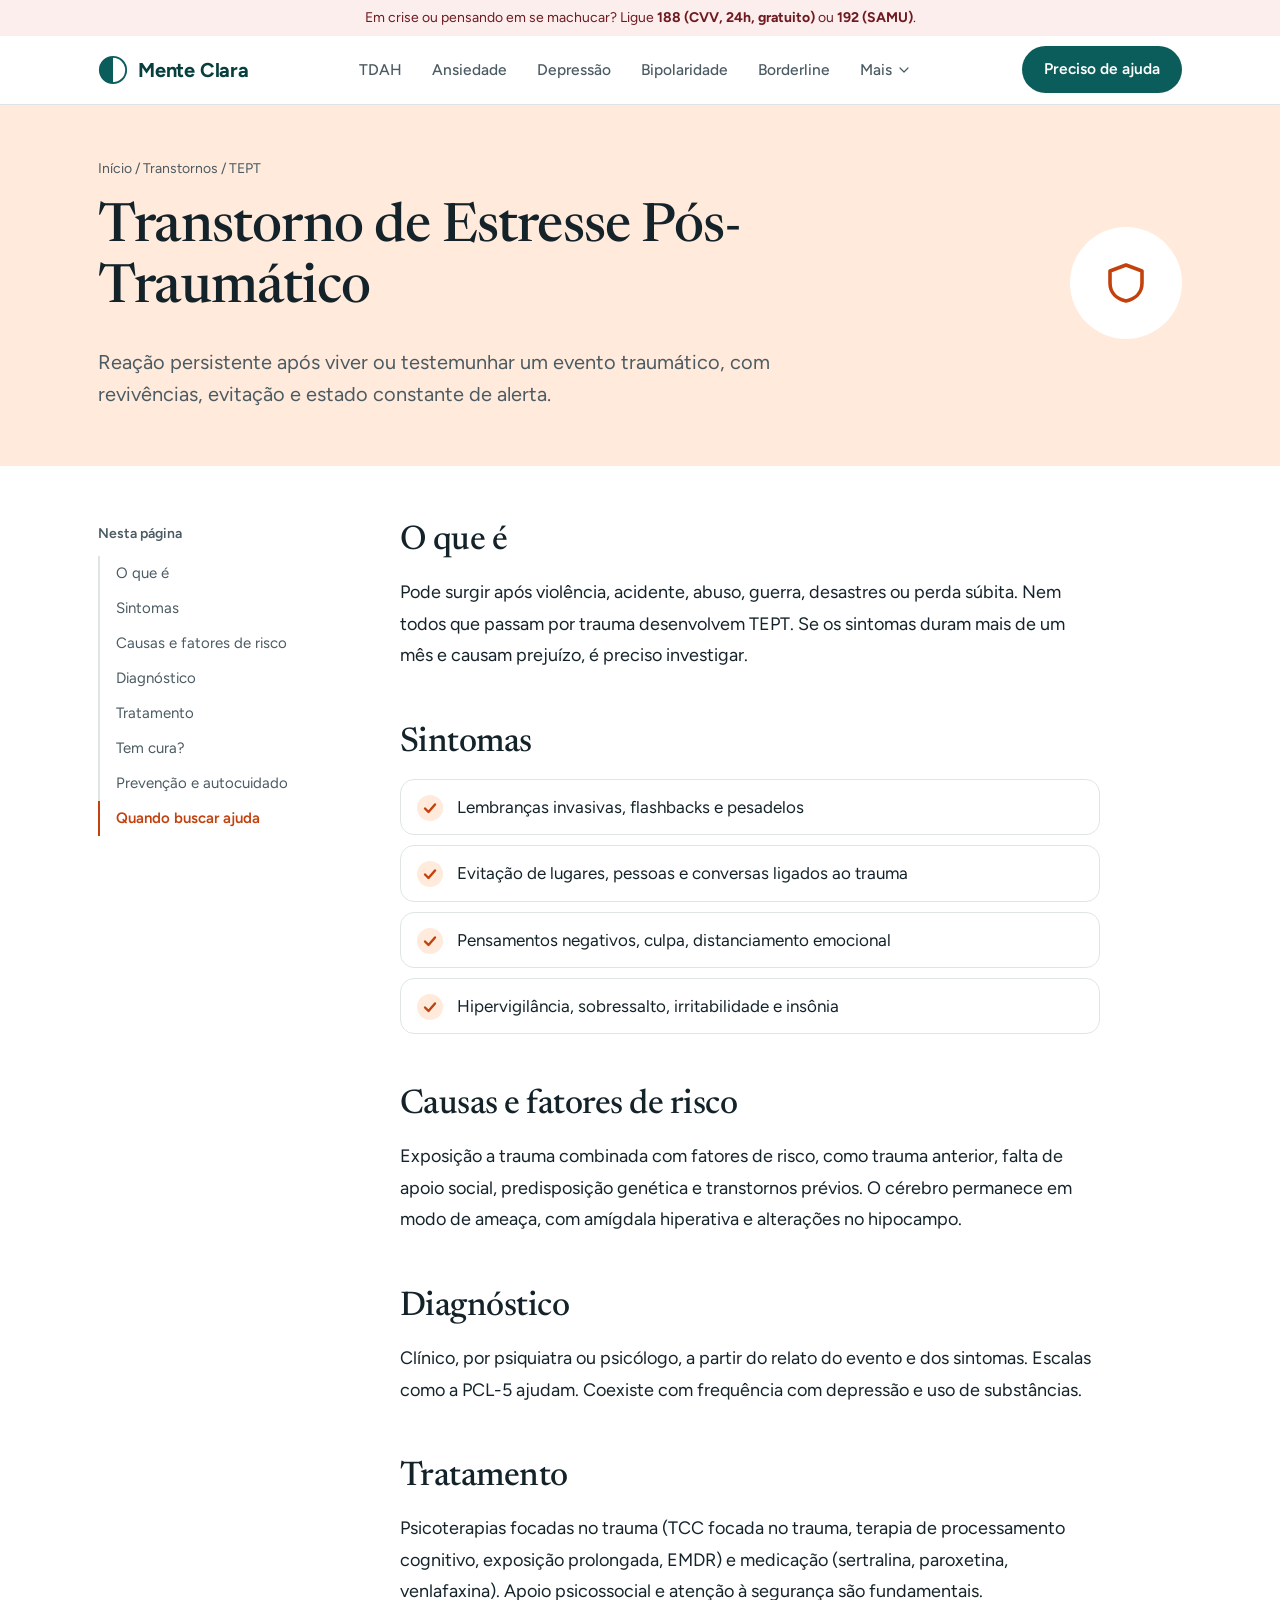
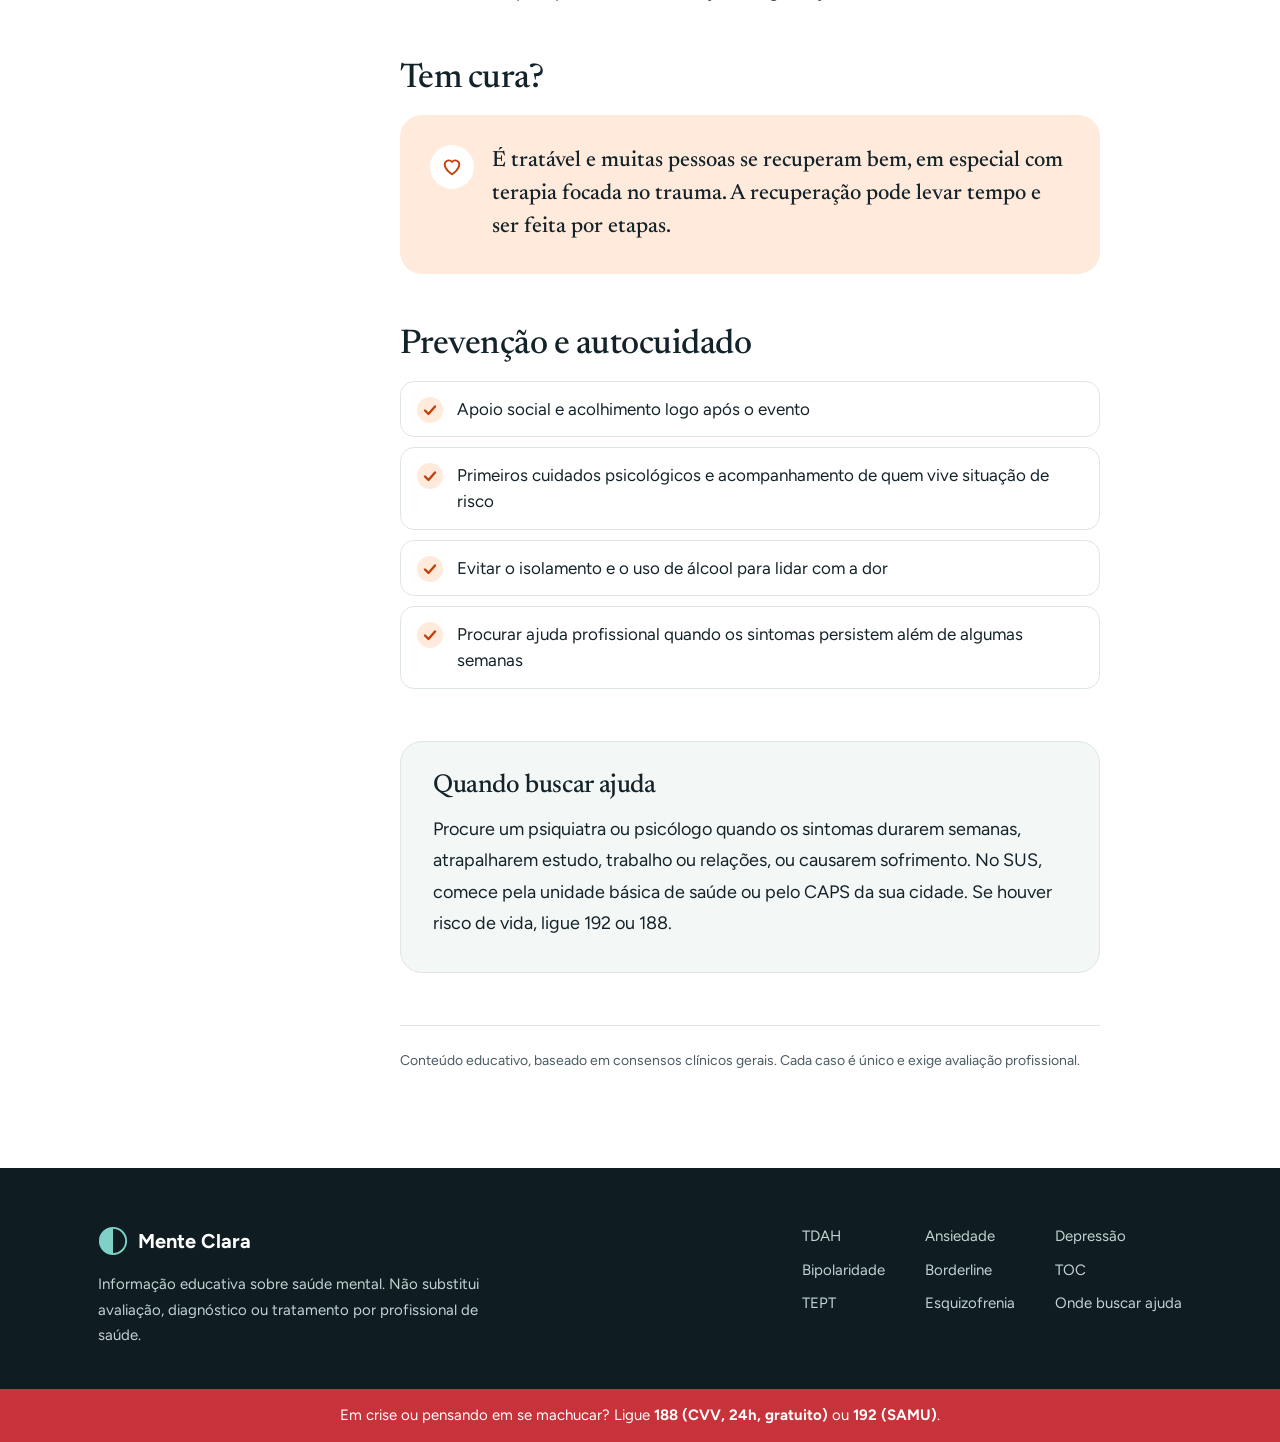
<file: tept.html>
<!DOCTYPE html><html lang="pt-BR"><head><meta charset="utf-8"><meta name="viewport" content="width=device-width,initial-scale=1"><title>Transtorno de Estresse Pós-Traumático | Mente Clara</title><meta name="description" content="Reação persistente após viver ou testemunhar um evento traumático, com revivências, evitação e estado constante de alerta."><link rel="preconnect" href="https://fonts.googleapis.com"><link rel="preconnect" href="https://fonts.gstatic.com" crossorigin><link href="https://fonts.googleapis.com/css2?family=Figtree:wght@400;500;600;700&family=Newsreader:opsz,wght@6..72,400;6..72,500;6..72,600&display=swap" rel="stylesheet"><link rel="stylesheet" href="style.css"></head><body><div class="strip">Em crise ou pensando em se machucar? Ligue <b>188 (CVV, 24h, gratuito)</b> ou <b>192 (SAMU)</b>.</div><header class="top"><div class="bar"><a class="logo" href="index.html"><svg class="mark" width="30" height="30" viewBox="0 0 32 32" aria-hidden="true"><circle cx="16" cy="16" r="14" fill="none" stroke="currentColor" stroke-width="2"/><path d="M16 2a14 14 0 0 0 0 28z" fill="currentColor"/></svg><span>Mente Clara</span></a><nav class="links" id="menu"><a href="tdah.html">TDAH</a><a href="ansiedade.html">Ansiedade</a><a href="depressao.html">Depressão</a><a href="bipolaridade.html">Bipolaridade</a><a href="borderline.html">Borderline</a><div class="more"><button type="button" aria-haspopup="true">Mais <svg class="i" width="16" height="16" viewBox="0 0 24 24" fill="none" stroke="currentColor" stroke-width="1.8" stroke-linecap="round" stroke-linejoin="round" aria-hidden="true"><path d="M6 9l6 6 6-6"/></svg></button><div class="drop"><a href="toc.html">TOC</a><a href="tept.html" class=on>TEPT</a><a href="esquizofrenia.html">Esquizofrenia</a></div></div></nav><a class="cta" href="ajuda.html">Preciso de ajuda</a><button class="burger" aria-label="Abrir menu" aria-expanded="false" aria-controls="menu" onclick="var o=document.body.classList.toggle('menu');this.setAttribute('aria-expanded',o)"><svg class="i" width="26" height="26" viewBox="0 0 24 24" fill="none" stroke="currentColor" stroke-width="1.8" stroke-linecap="round" stroke-linejoin="round" aria-hidden="true"><path d="M4 7h16M4 12h16M4 17h16"/></svg><svg class="i" width="26" height="26" viewBox="0 0 24 24" fill="none" stroke="currentColor" stroke-width="1.8" stroke-linecap="round" stroke-linejoin="round" aria-hidden="true"><path d="M6 6l12 12M18 6 6 18"/></svg></button></div></header><main style="--c:#c2410c;--cb:#ffeadb"><div class="hero"><div class="wrap herorow"><div><p class="crumb"><a href="index.html">Início</a> / Transtornos / TEPT</p><h1>Transtorno de Estresse Pós-Traumático</h1><p class="lead">Reação persistente após viver ou testemunhar um evento traumático, com revivências, evitação e estado constante de alerta.</p></div><div class="bubble"><svg class="i" width="44" height="44" viewBox="0 0 24 24" fill="none" stroke="currentColor" stroke-width="1.8" stroke-linecap="round" stroke-linejoin="round" aria-hidden="true"><path d="M12 3l8 3v6c0 5-3.5 8-8 9-4.5-1-8-4-8-9V6z"/></svg></div></div></div><div class="wrap doc"><aside class="toc"><strong>Nesta página</strong><a href="#o">O que é</a><a href="#s">Sintomas</a><a href="#c">Causas e fatores de risco</a><a href="#d">Diagnóstico</a><a href="#t">Tratamento</a><a href="#u">Tem cura?</a><a href="#p">Prevenção e autocuidado</a><a href="#h">Quando buscar ajuda</a></aside><article><section id="o"><h2>O que é</h2><p>Pode surgir após violência, acidente, abuso, guerra, desastres ou perda súbita. Nem todos que passam por trauma desenvolvem TEPT. Se os sintomas duram mais de um mês e causam prejuízo, é preciso investigar.</p></section><section id="s"><h2>Sintomas</h2><ul><li>Lembranças invasivas, flashbacks e pesadelos</li><li>Evitação de lugares, pessoas e conversas ligados ao trauma</li><li>Pensamentos negativos, culpa, distanciamento emocional</li><li>Hipervigilância, sobressalto, irritabilidade e insônia</li></ul></section><section id="c"><h2>Causas e fatores de risco</h2><p>Exposição a trauma combinada com fatores de risco, como trauma anterior, falta de apoio social, predisposição genética e transtornos prévios. O cérebro permanece em modo de ameaça, com amígdala hiperativa e alterações no hipocampo.</p></section><section id="d"><h2>Diagnóstico</h2><p>Clínico, por psiquiatra ou psicólogo, a partir do relato do evento e dos sintomas. Escalas como a PCL-5 ajudam. Coexiste com frequência com depressão e uso de substâncias.</p></section><section id="t"><h2>Tratamento</h2><p>Psicoterapias focadas no trauma (TCC focada no trauma, terapia de processamento cognitivo, exposição prolongada, EMDR) e medicação (sertralina, paroxetina, venlafaxina). Apoio psicossocial e atenção à segurança são fundamentais.</p></section><section id="u"><h2>Tem cura?</h2><p class="callout">É tratável e muitas pessoas se recuperam bem, em especial com terapia focada no trauma. A recuperação pode levar tempo e ser feita por etapas.</p></section><section id="p"><h2>Prevenção e autocuidado</h2><ul><li>Apoio social e acolhimento logo após o evento</li><li>Primeiros cuidados psicológicos e acompanhamento de quem vive situação de risco</li><li>Evitar o isolamento e o uso de álcool para lidar com a dor</li><li>Procurar ajuda profissional quando os sintomas persistem além de algumas semanas</li></ul></section><section id="h" class=help><h2>Quando buscar ajuda</h2><p>Procure um psiquiatra ou psicólogo quando os sintomas durarem semanas, atrapalharem estudo, trabalho ou relações, ou causarem sofrimento. No SUS, comece pela unidade básica de saúde ou pelo CAPS da sua cidade. Se houver risco de vida, ligue 192 ou 188.</p></section><p class="note">Conteúdo educativo, baseado em consensos clínicos gerais. Cada caso é único e exige avaliação profissional.</p></article></div></main><footer><div class="wrap fgrid"><div class="fbrand"><strong><svg class="mark" width="30" height="30" viewBox="0 0 32 32" aria-hidden="true"><circle cx="16" cy="16" r="14" fill="none" stroke="currentColor" stroke-width="2"/><path d="M16 2a14 14 0 0 0 0 28z" fill="currentColor"/></svg><span>Mente Clara</span></strong><p>Informação educativa sobre saúde mental. Não substitui avaliação, diagnóstico ou tratamento por profissional de saúde.</p></div><div class="fl"><a href="tdah.html">TDAH</a><a href="ansiedade.html">Ansiedade</a><a href="depressao.html">Depressão</a><a href="bipolaridade.html">Bipolaridade</a><a href="borderline.html">Borderline</a><a href="toc.html">TOC</a><a href="tept.html">TEPT</a><a href="esquizofrenia.html">Esquizofrenia</a><a href="ajuda.html">Onde buscar ajuda</a></div></div><div class="sos">Em crise ou pensando em se machucar? Ligue <b>188 (CVV, 24h, gratuito)</b> ou <b>192 (SAMU)</b>.</div></footer><script>(function(){var l=document.querySelectorAll(".toc a");if(!l.length||!("IntersectionObserver"in window))return;var m={};l.forEach(function(a){m[a.getAttribute("href").slice(1)]=a});var o=new IntersectionObserver(function(e){e.forEach(function(x){if(x.isIntersecting){l.forEach(function(a){a.classList.remove("active")});m[x.target.id].classList.add("active")}})},{rootMargin:"-15% 0px -75% 0px"});document.querySelectorAll("article section[id]").forEach(function(s){o.observe(s)})})();</script></body></html>
</file>
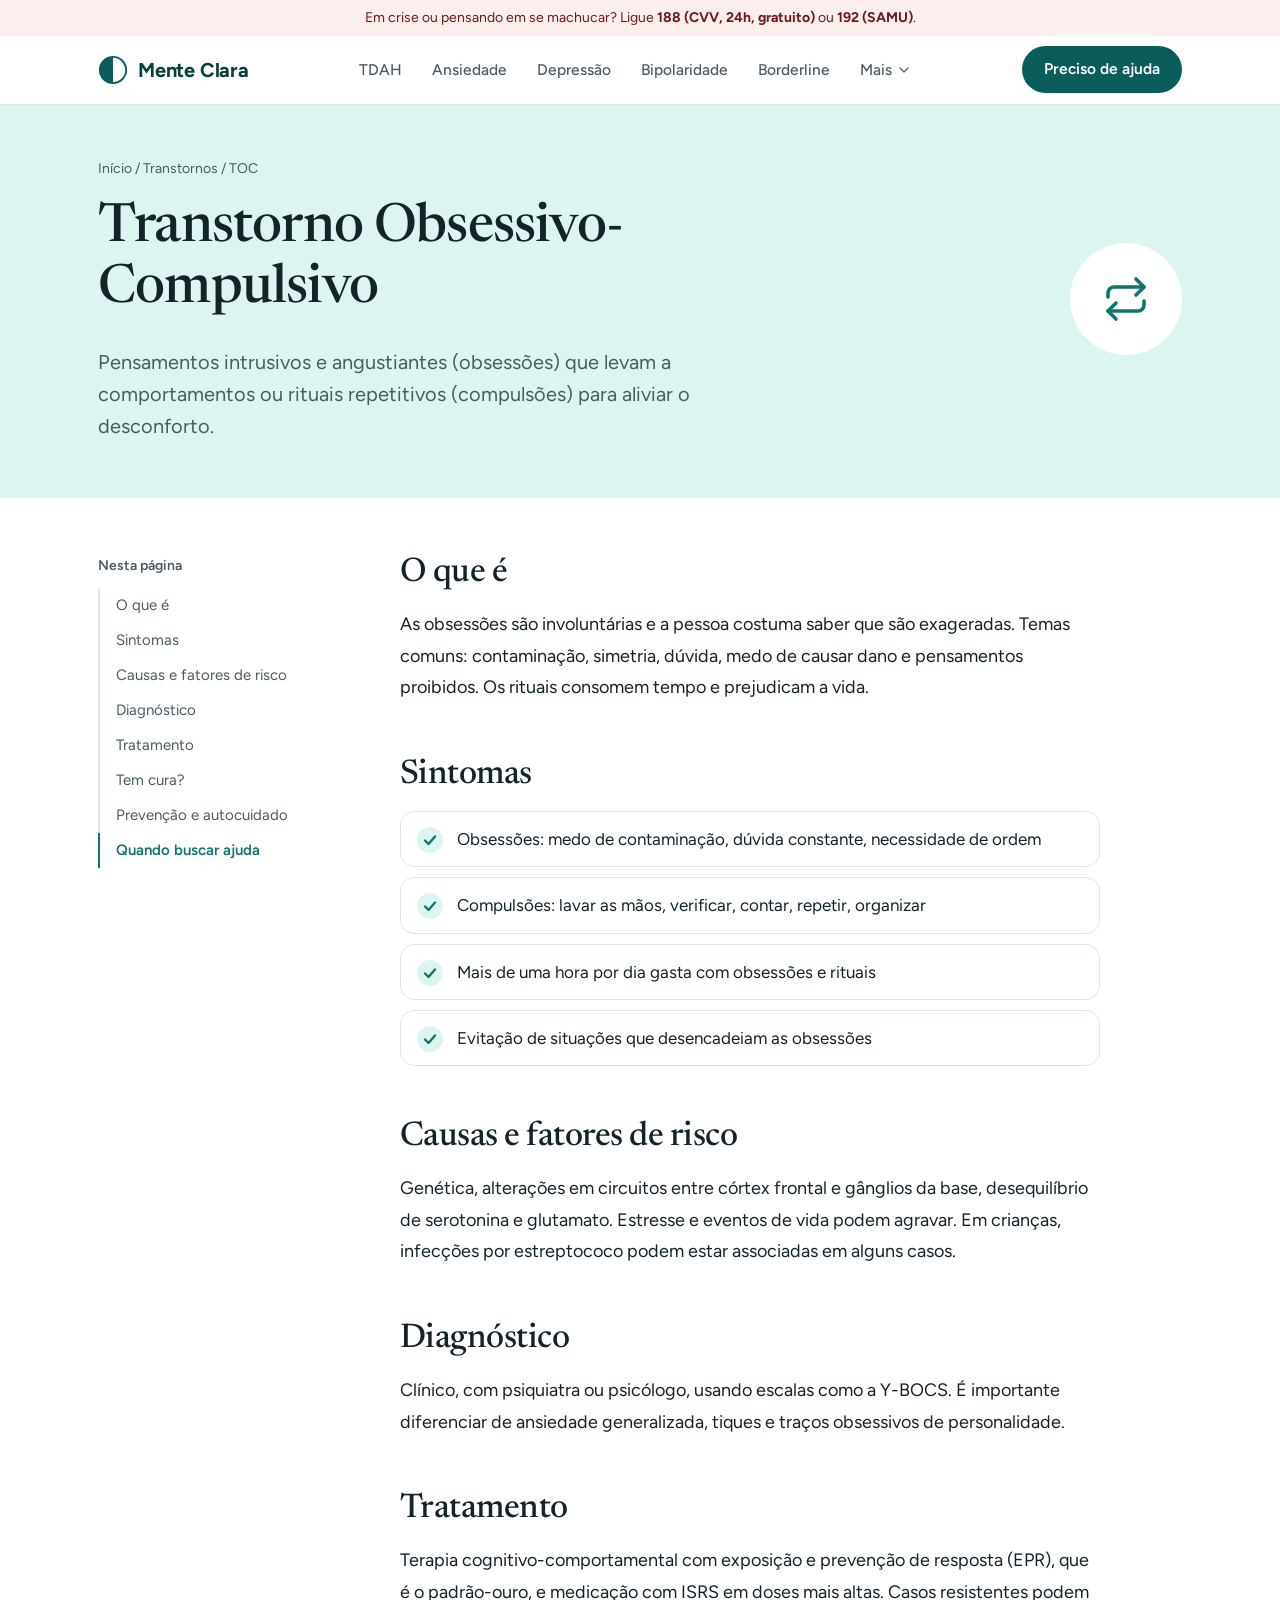
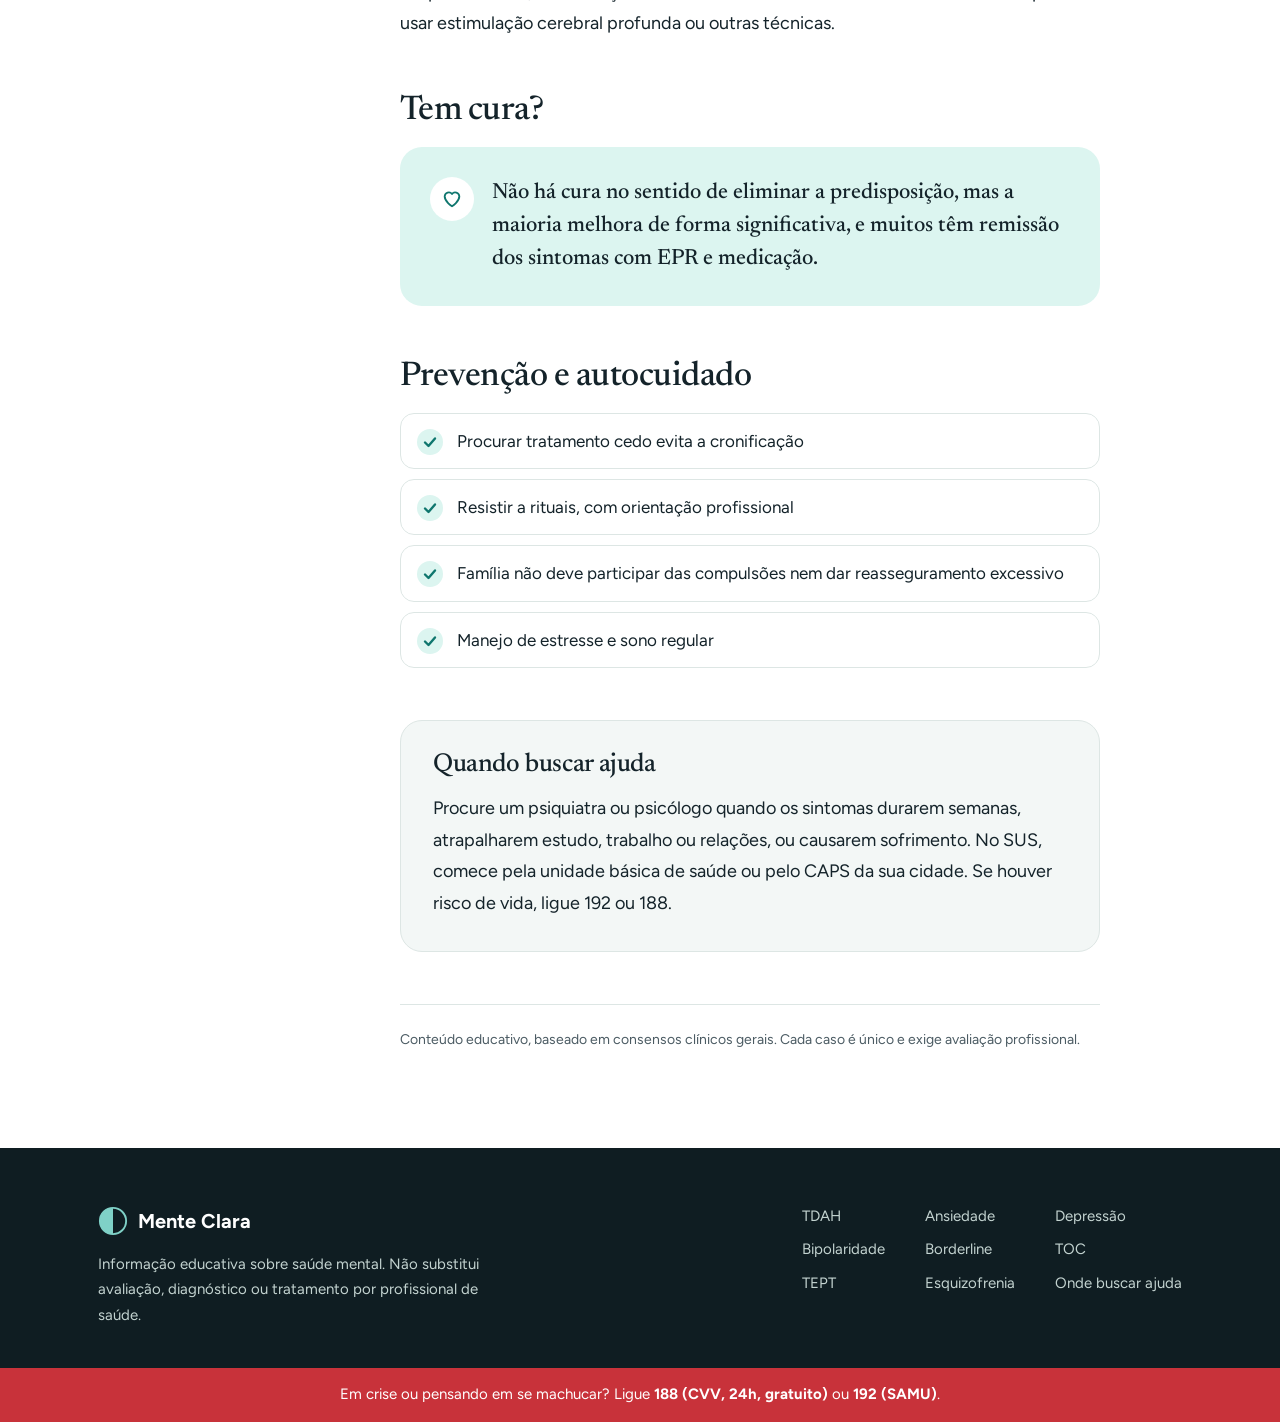
<file: toc.html>
<!DOCTYPE html><html lang="pt-BR"><head><meta charset="utf-8"><meta name="viewport" content="width=device-width,initial-scale=1"><title>Transtorno Obsessivo-Compulsivo | Mente Clara</title><meta name="description" content="Pensamentos intrusivos e angustiantes (obsessões) que levam a comportamentos ou rituais repetitivos (compulsões) para aliviar o desconforto."><link rel="preconnect" href="https://fonts.googleapis.com"><link rel="preconnect" href="https://fonts.gstatic.com" crossorigin><link href="https://fonts.googleapis.com/css2?family=Figtree:wght@400;500;600;700&family=Newsreader:opsz,wght@6..72,400;6..72,500;6..72,600&display=swap" rel="stylesheet"><link rel="stylesheet" href="style.css"></head><body><div class="strip">Em crise ou pensando em se machucar? Ligue <b>188 (CVV, 24h, gratuito)</b> ou <b>192 (SAMU)</b>.</div><header class="top"><div class="bar"><a class="logo" href="index.html"><svg class="mark" width="30" height="30" viewBox="0 0 32 32" aria-hidden="true"><circle cx="16" cy="16" r="14" fill="none" stroke="currentColor" stroke-width="2"/><path d="M16 2a14 14 0 0 0 0 28z" fill="currentColor"/></svg><span>Mente Clara</span></a><nav class="links" id="menu"><a href="tdah.html">TDAH</a><a href="ansiedade.html">Ansiedade</a><a href="depressao.html">Depressão</a><a href="bipolaridade.html">Bipolaridade</a><a href="borderline.html">Borderline</a><div class="more"><button type="button" aria-haspopup="true">Mais <svg class="i" width="16" height="16" viewBox="0 0 24 24" fill="none" stroke="currentColor" stroke-width="1.8" stroke-linecap="round" stroke-linejoin="round" aria-hidden="true"><path d="M6 9l6 6 6-6"/></svg></button><div class="drop"><a href="toc.html" class=on>TOC</a><a href="tept.html">TEPT</a><a href="esquizofrenia.html">Esquizofrenia</a></div></div></nav><a class="cta" href="ajuda.html">Preciso de ajuda</a><button class="burger" aria-label="Abrir menu" aria-expanded="false" aria-controls="menu" onclick="var o=document.body.classList.toggle('menu');this.setAttribute('aria-expanded',o)"><svg class="i" width="26" height="26" viewBox="0 0 24 24" fill="none" stroke="currentColor" stroke-width="1.8" stroke-linecap="round" stroke-linejoin="round" aria-hidden="true"><path d="M4 7h16M4 12h16M4 17h16"/></svg><svg class="i" width="26" height="26" viewBox="0 0 24 24" fill="none" stroke="currentColor" stroke-width="1.8" stroke-linecap="round" stroke-linejoin="round" aria-hidden="true"><path d="M6 6l12 12M18 6 6 18"/></svg></button></div></header><main style="--c:#0f766e;--cb:#dcf5f0"><div class="hero"><div class="wrap herorow"><div><p class="crumb"><a href="index.html">Início</a> / Transtornos / TOC</p><h1>Transtorno Obsessivo-Compulsivo</h1><p class="lead">Pensamentos intrusivos e angustiantes (obsessões) que levam a comportamentos ou rituais repetitivos (compulsões) para aliviar o desconforto.</p></div><div class="bubble"><svg class="i" width="44" height="44" viewBox="0 0 24 24" fill="none" stroke="currentColor" stroke-width="1.8" stroke-linecap="round" stroke-linejoin="round" aria-hidden="true"><path d="M17 2l4 4-4 4"/><path d="M3 11V9a3 3 0 0 1 3-3h15"/><path d="M7 22l-4-4 4-4"/><path d="M21 13v2a3 3 0 0 1-3 3H3"/></svg></div></div></div><div class="wrap doc"><aside class="toc"><strong>Nesta página</strong><a href="#o">O que é</a><a href="#s">Sintomas</a><a href="#c">Causas e fatores de risco</a><a href="#d">Diagnóstico</a><a href="#t">Tratamento</a><a href="#u">Tem cura?</a><a href="#p">Prevenção e autocuidado</a><a href="#h">Quando buscar ajuda</a></aside><article><section id="o"><h2>O que é</h2><p>As obsessões são involuntárias e a pessoa costuma saber que são exageradas. Temas comuns: contaminação, simetria, dúvida, medo de causar dano e pensamentos proibidos. Os rituais consomem tempo e prejudicam a vida.</p></section><section id="s"><h2>Sintomas</h2><ul><li>Obsessões: medo de contaminação, dúvida constante, necessidade de ordem</li><li>Compulsões: lavar as mãos, verificar, contar, repetir, organizar</li><li>Mais de uma hora por dia gasta com obsessões e rituais</li><li>Evitação de situações que desencadeiam as obsessões</li></ul></section><section id="c"><h2>Causas e fatores de risco</h2><p>Genética, alterações em circuitos entre córtex frontal e gânglios da base, desequilíbrio de serotonina e glutamato. Estresse e eventos de vida podem agravar. Em crianças, infecções por estreptococo podem estar associadas em alguns casos.</p></section><section id="d"><h2>Diagnóstico</h2><p>Clínico, com psiquiatra ou psicólogo, usando escalas como a Y-BOCS. É importante diferenciar de ansiedade generalizada, tiques e traços obsessivos de personalidade.</p></section><section id="t"><h2>Tratamento</h2><p>Terapia cognitivo-comportamental com exposição e prevenção de resposta (EPR), que é o padrão-ouro, e medicação com ISRS em doses mais altas. Casos resistentes podem usar estimulação cerebral profunda ou outras técnicas.</p></section><section id="u"><h2>Tem cura?</h2><p class="callout">Não há cura no sentido de eliminar a predisposição, mas a maioria melhora de forma significativa, e muitos têm remissão dos sintomas com EPR e medicação.</p></section><section id="p"><h2>Prevenção e autocuidado</h2><ul><li>Procurar tratamento cedo evita a cronificação</li><li>Resistir a rituais, com orientação profissional</li><li>Família não deve participar das compulsões nem dar reasseguramento excessivo</li><li>Manejo de estresse e sono regular</li></ul></section><section id="h" class=help><h2>Quando buscar ajuda</h2><p>Procure um psiquiatra ou psicólogo quando os sintomas durarem semanas, atrapalharem estudo, trabalho ou relações, ou causarem sofrimento. No SUS, comece pela unidade básica de saúde ou pelo CAPS da sua cidade. Se houver risco de vida, ligue 192 ou 188.</p></section><p class="note">Conteúdo educativo, baseado em consensos clínicos gerais. Cada caso é único e exige avaliação profissional.</p></article></div></main><footer><div class="wrap fgrid"><div class="fbrand"><strong><svg class="mark" width="30" height="30" viewBox="0 0 32 32" aria-hidden="true"><circle cx="16" cy="16" r="14" fill="none" stroke="currentColor" stroke-width="2"/><path d="M16 2a14 14 0 0 0 0 28z" fill="currentColor"/></svg><span>Mente Clara</span></strong><p>Informação educativa sobre saúde mental. Não substitui avaliação, diagnóstico ou tratamento por profissional de saúde.</p></div><div class="fl"><a href="tdah.html">TDAH</a><a href="ansiedade.html">Ansiedade</a><a href="depressao.html">Depressão</a><a href="bipolaridade.html">Bipolaridade</a><a href="borderline.html">Borderline</a><a href="toc.html">TOC</a><a href="tept.html">TEPT</a><a href="esquizofrenia.html">Esquizofrenia</a><a href="ajuda.html">Onde buscar ajuda</a></div></div><div class="sos">Em crise ou pensando em se machucar? Ligue <b>188 (CVV, 24h, gratuito)</b> ou <b>192 (SAMU)</b>.</div></footer><script>(function(){var l=document.querySelectorAll(".toc a");if(!l.length||!("IntersectionObserver"in window))return;var m={};l.forEach(function(a){m[a.getAttribute("href").slice(1)]=a});var o=new IntersectionObserver(function(e){e.forEach(function(x){if(x.isIntersecting){l.forEach(function(a){a.classList.remove("active")});m[x.target.id].classList.add("active")}})},{rootMargin:"-15% 0px -75% 0px"});document.querySelectorAll("article section[id]").forEach(function(s){o.observe(s)})})();</script></body></html>
</file>
<file: style.css>
:root{
  --ink:#14232a;--muted:#4b5b63;--soft:#f3f7f6;--line:#dde6e4;
  --brand:#0b5d5b;--brand-d:#073f3e;--tint:#e4f1ee;
  --alert:#c8323a;--alert-bg:#fdeeee;
  --c:var(--brand);--cb:var(--tint);
  --ff:"Figtree",system-ui,-apple-system,"Segoe UI",sans-serif;
  --fd:"Newsreader",Georgia,serif;
  --hh:68px;
}
*{box-sizing:border-box}
html{scroll-behavior:smooth;scroll-padding-top:96px}
body{margin:0;font:400 17px/1.7 var(--ff);color:var(--ink);background:#fff;-webkit-font-smoothing:antialiased}
h1,h2{font-family:var(--fd);font-weight:500;color:var(--ink);line-height:1.12;letter-spacing:-.015em;margin:0 0 .5em}
h3{font-weight:600;color:var(--ink);margin:0 0 .35em;line-height:1.3}
p{margin:0 0 1em}
a{color:var(--brand)}
.wrap{max-width:1140px;margin:auto;padding:0 28px}
.i{flex:none;display:block}
main{display:block}

/* faixa de emergência no topo */
.strip{background:var(--alert-bg);color:#6e1a1f;text-align:center;font-size:14px;line-height:1.4;padding:8px 20px}
.strip b{font-weight:700}

/* cabeçalho */
.top{position:sticky;top:0;z-index:30;background:rgba(255,255,255,.88);backdrop-filter:saturate(1.4) blur(14px);-webkit-backdrop-filter:saturate(1.4) blur(14px);border-bottom:1px solid var(--line)}
.bar{max-width:1140px;margin:auto;padding:0 28px;height:var(--hh);display:flex;align-items:center;gap:20px}
.logo{display:flex;align-items:center;gap:10px;font:700 20px var(--ff);color:var(--brand-d);text-decoration:none;letter-spacing:-.01em}
.mark{color:var(--brand);flex:none}
.logo span,.cta{white-space:nowrap}
.links{display:flex;gap:2px;flex:1;justify-content:center}
.links>a,.more>button{display:inline-flex;align-items:center;gap:4px;color:var(--muted);text-decoration:none;padding:8px 14px;border-radius:999px;font:500 15.5px var(--ff);background:none;border:0;cursor:pointer;transition:background .15s,color .15s}
.links>a:hover,.more>button:hover{background:var(--soft);color:var(--ink)}
.links>a.on{background:var(--tint);color:var(--brand-d);font-weight:600}
.more{position:relative}
.drop{display:none;position:absolute;top:100%;right:0;min-width:200px;margin-top:6px;background:#fff;border:1px solid var(--line);border-radius:14px;padding:6px;box-shadow:0 16px 40px rgba(20,35,42,.12)}
.more::after{content:"";position:absolute;left:0;right:0;top:100%;height:8px}
.more:hover .drop,.more:focus-within .drop{display:block}
.drop a{display:block;padding:9px 14px;color:var(--ink);text-decoration:none;border-radius:8px;font-weight:500}
.drop a:hover{background:var(--soft)}
.drop a.on{background:var(--tint);color:var(--brand-d)}

.cta{display:inline-flex;align-items:center;gap:8px;background:var(--brand);color:#fff;text-decoration:none;padding:10px 22px;border-radius:999px;font-weight:600;font-size:15.5px;transition:background .15s}
.cta:hover{background:var(--brand-d)}
.cta.lg{padding:15px 28px;font-size:17px}
.burger{display:none;background:none;border:0;color:var(--ink);padding:6px;border-radius:8px;cursor:pointer}
.burger .i:last-child{display:none}
.menu .burger .i:first-child{display:none}
.menu .burger .i:last-child{display:block}

/* hero */
.hero{background:var(--cb);padding:52px 0 56px}
.herorow{display:flex;align-items:center;justify-content:space-between;gap:48px}
.hero h1{font-size:clamp(32px,4.6vw,54px);max-width:800px}
.lead{font-size:20px;line-height:1.6;color:var(--muted);max-width:680px;margin:0}
.crumb{font-size:14px;color:var(--muted);margin:0 0 18px}
.crumb a{color:var(--muted);text-decoration:none}.crumb a:hover{color:var(--ink);text-decoration:underline}
.bubble{flex:none;width:112px;height:112px;border-radius:50%;background:#fff;color:var(--c);display:grid;place-items:center}
.bubble .i{width:48px;height:48px}

.hero.big{background:radial-gradient(760px 420px at 92% 0%,var(--tint),transparent 70%),#fff;padding:84px 0 72px}
.hero.big h1{font-size:clamp(38px,5.6vw,68px);line-height:1.05;letter-spacing:-.025em;margin-bottom:.4em}
.hero.big .lead{margin-bottom:34px}
.hero.big .herorow>div{max-width:640px}
.art{flex:none;width:min(420px,38vw);height:auto}

/* lista de transtornos */
.grid-sec{padding:72px 0 24px}
.grid-sec h2,.band h2{font-size:clamp(28px,3.4vw,38px);margin-bottom:28px}
.grid{display:grid;grid-template-columns:repeat(auto-fill,minmax(250px,1fr));gap:20px}
.card{display:flex;flex-direction:column;border:1px solid var(--line);border-radius:20px;padding:26px;text-decoration:none;color:var(--muted);background:#fff;transition:border-color .15s,box-shadow .15s}
.card:hover{border-color:var(--c);box-shadow:0 10px 30px rgba(20,35,42,.08)}
.cico{width:48px;height:48px;border-radius:14px;background:var(--cb);color:var(--c);display:grid;place-items:center;margin-bottom:18px}
.card h3{font-size:20px}
.card p{font-size:15px;line-height:1.6;margin:0 0 18px;flex:1}
.more-l{display:inline-flex;align-items:center;gap:6px;color:var(--c);font-weight:600;font-size:15px}
.more-l .i{transition:transform .15s}
.card:hover .more-l .i{transform:translateX(4px)}

.band{background:var(--soft);margin-top:72px;padding:64px 0 72px}
.grid.three{grid-template-columns:repeat(auto-fit,minmax(260px,1fr));gap:40px}
.mini{border-top:2px solid var(--brand);padding-top:20px}
.mini .i{color:var(--brand);margin-bottom:14px}
.mini h3{font-size:19px}
.mini p{margin:0;color:var(--muted);font-size:16px}

/* página de transtorno */
.doc{display:grid;grid-template-columns:230px minmax(0,1fr);gap:72px;padding-top:56px;padding-bottom:96px}
.toc{position:sticky;top:calc(var(--hh) + 28px);align-self:start;display:flex;flex-direction:column}
.toc strong{font-size:14px;font-weight:600;color:var(--muted);margin-bottom:10px}
.toc a{color:var(--muted);text-decoration:none;font-size:15px;line-height:1.4;padding:7px 0 7px 16px;border-left:2px solid var(--line);transition:color .15s,border-color .15s}
.toc a:hover{color:var(--ink)}
.toc a.active{color:var(--c);border-left-color:var(--c);font-weight:600}
article{max-width:700px}
article section{margin-bottom:52px}
article h2{font-size:clamp(26px,3vw,34px)}
article p{font-size:18px;line-height:1.75}
article ul{list-style:none;margin:0;padding:0}
article li{position:relative;border:1px solid var(--line);border-radius:14px;padding:14px 18px 14px 56px;margin-bottom:10px;line-height:1.55}
article li::before{content:"";position:absolute;left:16px;top:15px;width:26px;height:26px;border-radius:50%;background:var(--cb)}
article li::after{content:"";position:absolute;left:16px;top:15px;width:26px;height:26px;background:var(--c);
  -webkit-mask:url("data:image/svg+xml,%3Csvg xmlns='http://www.w3.org/2000/svg' viewBox='0 0 26 26' fill='none' stroke='black' stroke-width='2.4' stroke-linecap='round' stroke-linejoin='round'%3E%3Cpath d='M8 13.5l3.5 3.5 6.5-7.5'/%3E%3C/svg%3E") center/100% no-repeat;
  mask:url("data:image/svg+xml,%3Csvg xmlns='http://www.w3.org/2000/svg' viewBox='0 0 26 26' fill='none' stroke='black' stroke-width='2.4' stroke-linecap='round' stroke-linejoin='round'%3E%3Cpath d='M8 13.5l3.5 3.5 6.5-7.5'/%3E%3C/svg%3E") center/100% no-repeat}

.callout{position:relative;background:var(--cb);border-radius:22px;padding:30px 32px 30px 92px;font:500 22px/1.5 var(--fd);color:var(--ink);margin:0}
article p.callout{font-size:22px;line-height:1.5}
.callout::before{content:"";position:absolute;left:30px;top:30px;width:44px;height:44px;border-radius:50%;background:#fff}
.callout::after{content:"";position:absolute;left:41px;top:41px;width:22px;height:22px;background:var(--c);
  -webkit-mask:url("data:image/svg+xml,%3Csvg xmlns='http://www.w3.org/2000/svg' viewBox='0 0 24 24' fill='none' stroke='black' stroke-width='2' stroke-linecap='round' stroke-linejoin='round'%3E%3Cpath d='M12 20s-8-5-8-11a4.5 4.5 0 0 1 8-2.5A4.5 4.5 0 0 1 20 9c0 6-8 11-8 11z'/%3E%3C/svg%3E") center/100% no-repeat;
  mask:url("data:image/svg+xml,%3Csvg xmlns='http://www.w3.org/2000/svg' viewBox='0 0 24 24' fill='none' stroke='black' stroke-width='2' stroke-linecap='round' stroke-linejoin='round'%3E%3Cpath d='M12 20s-8-5-8-11a4.5 4.5 0 0 1 8-2.5A4.5 4.5 0 0 1 20 9c0 6-8 11-8 11z'/%3E%3C/svg%3E") center/100% no-repeat}

article section.help{background:var(--soft);border:1px solid var(--line);border-radius:22px;padding:30px 32px 14px}
article section.help h2{font-size:26px}
.note{font-size:14px;color:var(--muted);border-top:1px solid var(--line);padding-top:24px;margin:0}
article p.note{font-size:14px;line-height:1.6}

/* página Onde buscar ajuda */
.helpwrap{padding-top:48px;padding-bottom:88px;display:grid;gap:24px}
.panel{border:1px solid var(--line);border-radius:22px;padding:30px 32px}
.panel h2{display:flex;align-items:center;gap:14px;font-size:26px;margin-bottom:18px}
.hico{width:44px;height:44px;border-radius:12px;background:var(--tint);color:var(--brand);display:grid;place-items:center;flex:none}
.panel ul{list-style:none;margin:0;padding:0;display:grid;gap:12px}
.panel li{background:var(--soft);border-radius:14px;padding:14px 18px;line-height:1.55}
.panel p{margin:0}
.panel.crisis{background:var(--alert-bg);border-color:#f4c8cb}
.panel.crisis .hico{background:#fff;color:var(--alert)}
.panel.crisis ul{grid-template-columns:repeat(auto-fit,minmax(230px,1fr))}
.panel.crisis li{background:#fff}
.two{display:grid;grid-template-columns:1fr 1fr;gap:24px}

/* rodapé */
footer{background:#0f1d22;color:#c3d3d0;margin-top:0}
.fgrid{display:flex;justify-content:space-between;gap:48px;padding-top:56px;padding-bottom:40px;flex-wrap:wrap}
.fbrand{max-width:420px}
footer strong{display:flex;align-items:center;gap:10px;color:#fff;font-size:20px}
footer .mark{color:#7fd1c7}
footer p{font-size:15px;margin:14px 0 0}
.fl{display:grid;grid-template-columns:repeat(3,auto);gap:8px 40px;align-content:start}
.fl a{color:#c3d3d0;text-decoration:none;font-size:15px}.fl a:hover{color:#fff;text-decoration:underline}
.sos{background:var(--alert);color:#fff;text-align:center;padding:14px 24px;font-size:15px}

a:focus-visible,button:focus-visible{outline:3px solid var(--brand);outline-offset:2px;border-radius:8px}
footer a:focus-visible{outline-color:#fff}

/* telas menores */
@media(max-width:960px){
  .bar{gap:12px;padding:0 20px}
  .burger{display:block;margin-left:0}
  .logo{margin-right:auto}
  .cta{padding:8px 16px;font-size:14.5px}
  .links{display:none;position:absolute;top:var(--hh);left:0;right:0;background:#fff;flex-direction:column;justify-content:flex-start;gap:2px;padding:12px 20px 20px;border-bottom:1px solid var(--line);box-shadow:0 20px 30px rgba(20,35,42,.08)}
  .menu .links{display:flex}
  .links>a{padding:12px 14px;border-radius:10px}
  .more>button{display:none}
  .drop{display:block;position:static;margin:0;border:0;box-shadow:none;padding:0}
  .drop a{padding:12px 14px}
  .more::after{display:none}
  .herorow{gap:24px}
  .art{display:none}
  .bubble{width:84px;height:84px}.bubble .i{width:36px;height:36px}
  .doc{grid-template-columns:minmax(0,1fr);gap:0;padding-top:0}
  .toc{position:sticky;top:var(--hh);z-index:10;flex-direction:row;overflow-x:auto;gap:8px;margin:0 -28px 32px;padding:12px 28px;background:rgba(255,255,255,.95);border-bottom:1px solid var(--line);scrollbar-width:none;align-items:center}
  .toc::-webkit-scrollbar{display:none}
  .toc strong{display:none}
  .toc a{flex:none;white-space:nowrap;border:1px solid var(--line);border-radius:999px;padding:7px 14px}
  .toc a.active{background:var(--cb);border-color:var(--c)}
  html{scroll-padding-top:150px}
  .doc article{padding-top:8px}
  .two{grid-template-columns:1fr}
  .fl{grid-template-columns:repeat(2,auto)}
}
@media(max-width:560px){
  body{font-size:16px}
  .wrap{padding:0 20px}
  .toc{margin:0 -20px 28px;padding:12px 20px}
  .hero{padding:36px 0 40px}.hero.big{padding:52px 0 48px}
  .bubble{display:none}
  .lead{font-size:18px}
  .callout,article p.callout{padding:84px 22px 24px;font-size:20px}
  .callout::before{left:22px;top:22px}.callout::after{left:33px;top:33px}
  article section.help{padding:24px 22px 8px}
  .panel{padding:24px 20px}
  .logo span{font-size:17px}
  .bar{gap:8px;padding:0 16px}
  .cta{padding:8px 13px;font-size:14px}
  .mark{width:26px;height:26px}
}
@media(prefers-reduced-motion:reduce){*{transition:none!important;scroll-behavior:auto!important}}
</file>
